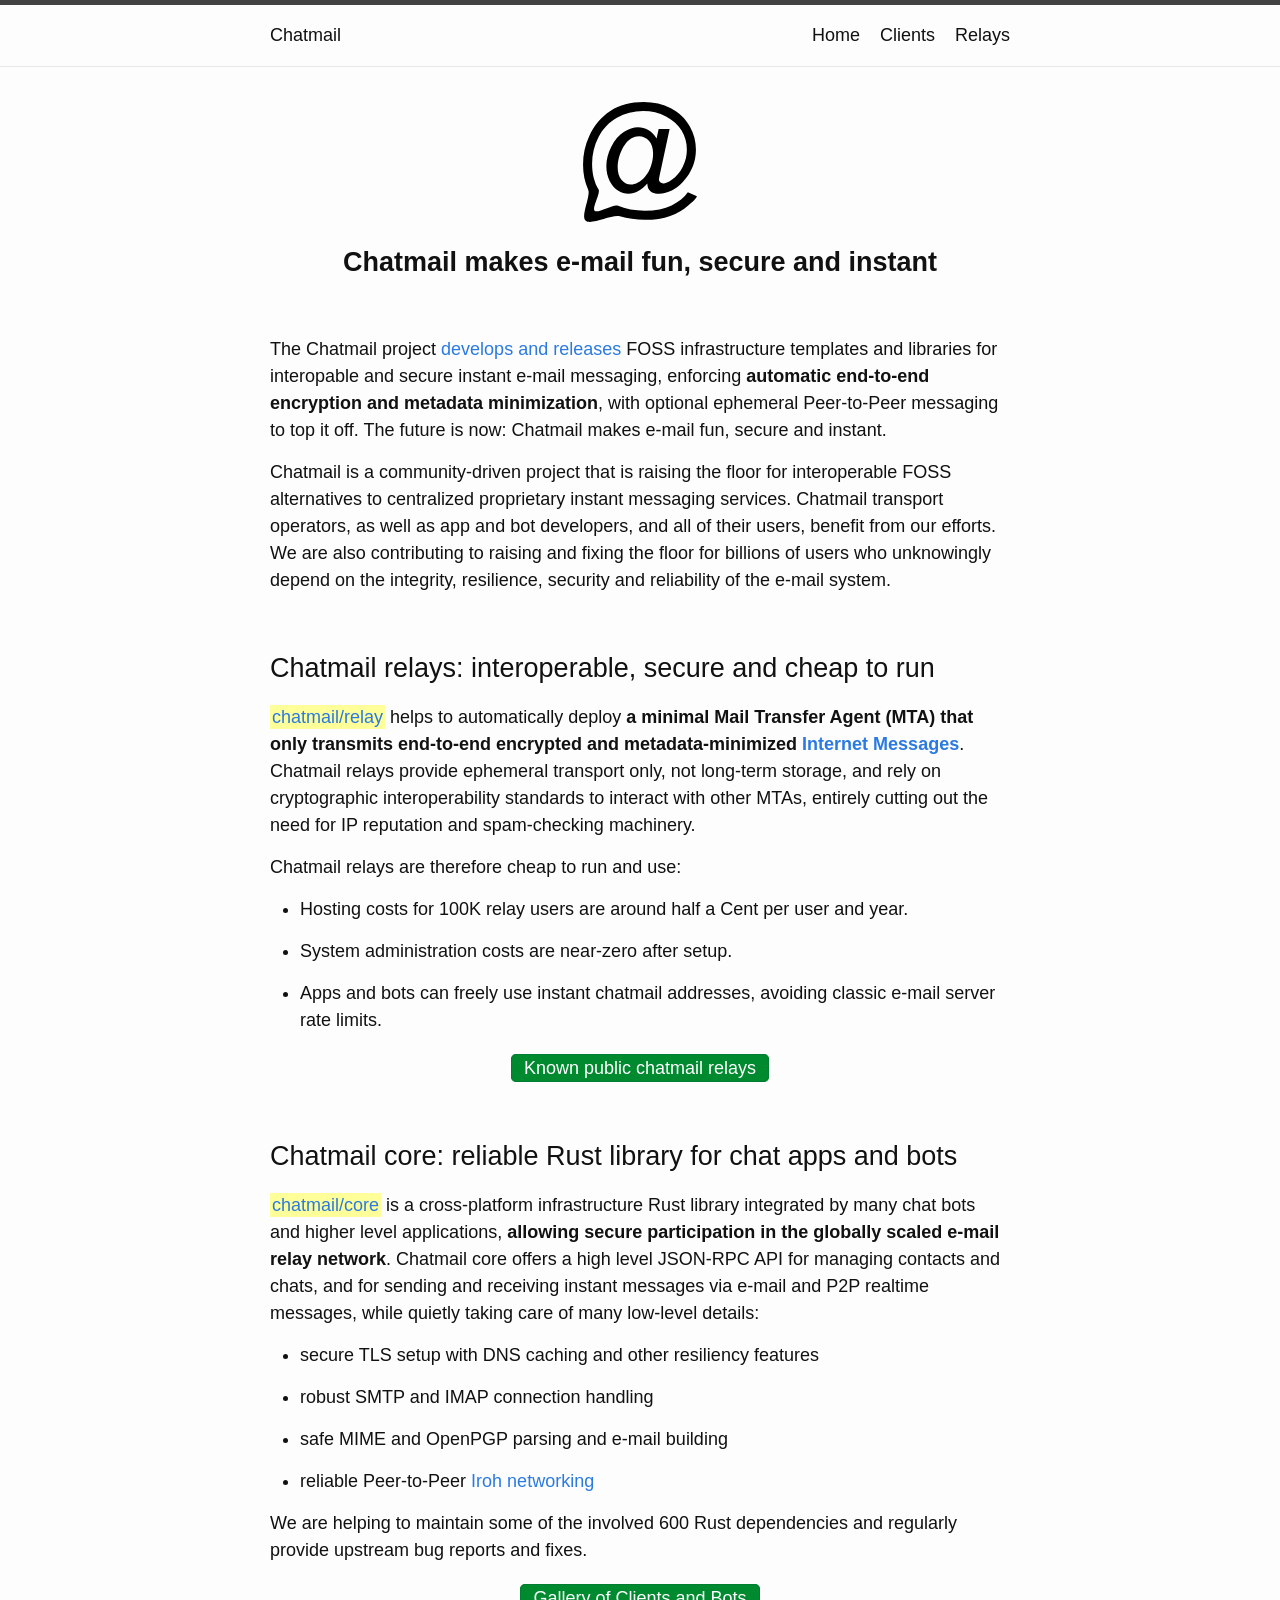
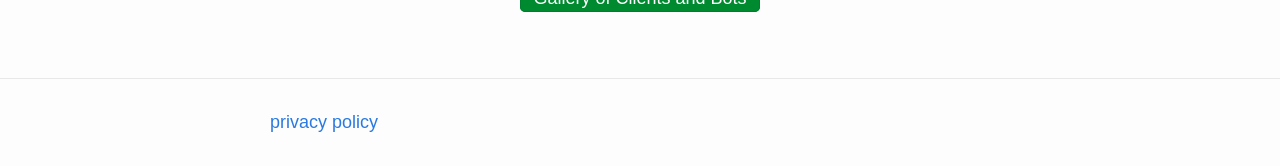
<file: index.html>
<!DOCTYPE html>
<html lang="en"><head>
  <meta charset="utf-8">
  <meta http-equiv="X-UA-Compatible" content="IE=edge">
  <meta name="viewport" content="width=device-width, initial-scale=1">
  <link rel="stylesheet" href="assets/main.css"><link type="application/atom+xml" rel="alternate" href="feed.xml" title="Chatmail" /><meta name="description" content="Chatmail provides FOSS infrastructure  for interoperable, secure, speedy and reliable end-to-end encrypted messaging. Check out clients as Arcane Chat, Bots or Delta Chat today!" />
  <meta property="og:title" content="Chatmail">
  <meta property="og:description" content="Chatmail provides FOSS infrastructure  for interoperable, secure, speedy and reliable end-to-end encrypted messaging. Check out clients as Arcane Chat, Bots or Delta Chat today!">
  <meta property="og:image" content="assets/og-preview.png">
  <meta property="og:url" content="https://chatmail.at/">
  <meta name="twitter:card" content="summary">

</head>
<body><header class="site-header" role="banner">

  <div class="wrapper"><a class="site-title" rel="author" href="index.html">Chatmail</a><nav class="site-nav">
        <input type="checkbox" id="nav-trigger" class="nav-trigger" />
        <label for="nav-trigger">
          <span class="menu-icon">
            <svg viewBox="0 0 18 15" width="18px" height="15px">
              <path d="M18,1.484c0,0.82-0.665,1.484-1.484,1.484H1.484C0.665,2.969,0,2.304,0,1.484l0,0C0,0.665,0.665,0,1.484,0 h15.032C17.335,0,18,0.665,18,1.484L18,1.484z M18,7.516C18,8.335,17.335,9,16.516,9H1.484C0.665,9,0,8.335,0,7.516l0,0 c0-0.82,0.665-1.484,1.484-1.484h15.032C17.335,6.031,18,6.696,18,7.516L18,7.516z M18,13.516C18,14.335,17.335,15,16.516,15H1.484 C0.665,15,0,14.335,0,13.516l0,0c0-0.82,0.665-1.483,1.484-1.483h15.032C17.335,12.031,18,12.695,18,13.516L18,13.516z"/>
            </svg>
          </span>
        </label>

        <div class="trigger"><a class="page-link" href="index.html">Home</a><a class="page-link" href="clients.html">Clients</a><a class="page-link" href="relays.html">Relays</a></div>
      </nav></div>
</header>
<main class="page-content" aria-label="Content">
      <div class="wrapper">
        <div class="home">

  <p align="center">
<a href="https://github.com/chatmail"><img alt="Chatmail logo" src="assets/logos/chatmail.svg" href="https://github.com/chatmail" width="130" /></a>
</p>

<p align="center" style="font-size: 1.5em; margin-bottom: 2em;">
<b>Chatmail makes e-mail fun, secure and instant</b><br />
</p>

<p>The Chatmail project <a href="https://github.com/chatmail">develops and releases</a> 
FOSS infrastructure templates and libraries for interopable and secure instant e-mail messaging, 
enforcing <strong>automatic end-to-end encryption and metadata minimization</strong>, 
with optional ephemeral Peer-to-Peer messaging to top it off. 
The future is now: Chatmail makes e-mail fun, secure and instant.</p>

<p>Chatmail is a community-driven project that is raising the floor for interoperable FOSS alternatives
to centralized proprietary instant messaging services. 
Chatmail transport operators, as well as app and bot developers, and all of their users, 
benefit from our efforts. 
We are also contributing to raising and fixing the floor for billions of users who unknowingly depend 
on the integrity, resilience, security and reliability of the e-mail system.</p>

<h2 id="chatmail-relays-interoperable-secure-and-cheap-to-run">Chatmail relays: interoperable, secure and cheap to run</h2>

<p><a href="https://github.com/chatmail/server/blob/main/README.md" class="hilite">chatmail/relay</a>
helps to automatically deploy <strong>a minimal Mail Transfer Agent (MTA) 
that only transmits end-to-end encrypted and metadata-minimized <a href="https://www.rfc-editor.org/rfc/rfc5322">Internet Messages</a></strong>. 
Chatmail relays provide ephemeral transport only, not long-term storage,
and rely on cryptographic interoperability standards to interact with other MTAs, 
entirely cutting out the need for IP reputation and spam-checking machinery.</p>

<p>Chatmail relays are therefore cheap to run and use:</p>

<ul>
  <li>
    <p>Hosting costs for 100K relay users are around half a Cent per user and year.</p>
  </li>
  <li>
    <p>System administration costs are near-zero after setup.</p>
  </li>
  <li>
    <p>Apps and bots can freely use instant chatmail addresses,
avoiding classic e-mail server rate limits.</p>
  </li>
</ul>

<p align="center" style="margin-top: 1.2em; margin-bottom: 2em;">
<a href="relays.html" class="niceButton">Known public chatmail relays</a>
</p>

<h2 id="chatmail-core-reliable-rust-library-for-chat-apps-and-bots">Chatmail core: reliable Rust library for chat apps and bots</h2>

<p><a href="https://github.com/chatmail/core/blob/main/README.md" class="hilite">chatmail/core</a> 
is a cross-platform infrastructure Rust library 
integrated by many chat bots and higher level applications, 
<strong>allowing secure participation in the globally scaled e-mail relay network</strong>. 
Chatmail core offers a high level JSON-RPC API for managing contacts and chats,
and for sending and receiving instant messages via e-mail and P2P realtime messages,
while quietly taking care of many low-level details:</p>

<ul>
  <li>
    <p>secure TLS setup with DNS caching and other resiliency features</p>
  </li>
  <li>
    <p>robust SMTP and IMAP connection handling</p>
  </li>
  <li>
    <p>safe MIME and OpenPGP parsing and e-mail building</p>
  </li>
  <li>
    <p>reliable Peer-to-Peer <a href="index.html">Iroh networking</a></p>
  </li>
</ul>

<p>We are helping to maintain some of the involved 600 Rust dependencies 
and regularly provide upstream bug reports and fixes.</p>

<p align="center" style="margin-top: 1.2em; margin-bottom: 2em;">
<a href="clients.html" class="niceButton">Gallery of Clients and Bots</a>
</p>

</div>

      </div>
    </main><footer class="site-footer h-card">
  <data class="u-url" href="index.html"></data>

  <div class="wrapper">
    <a href="privacy/index.html">privacy policy</a>

  </div>

</footer>
</body>

</html>
</file>
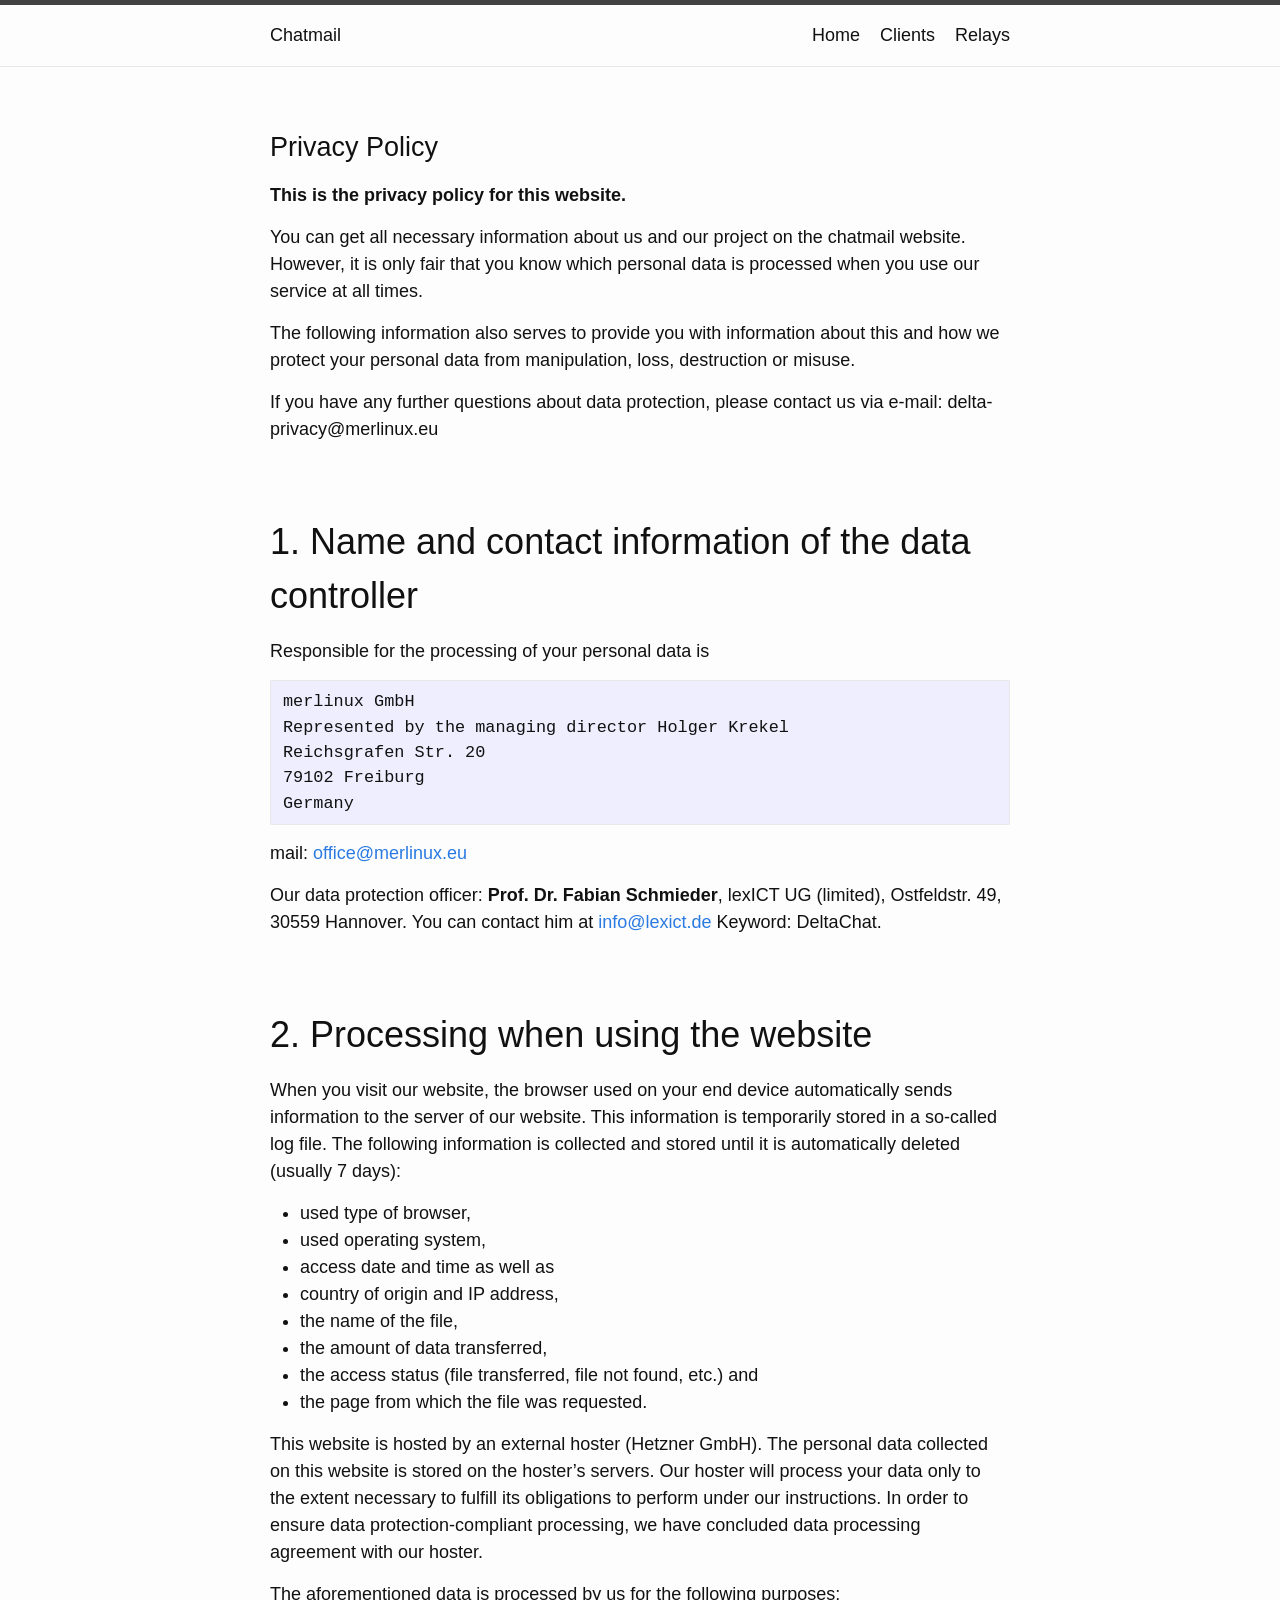
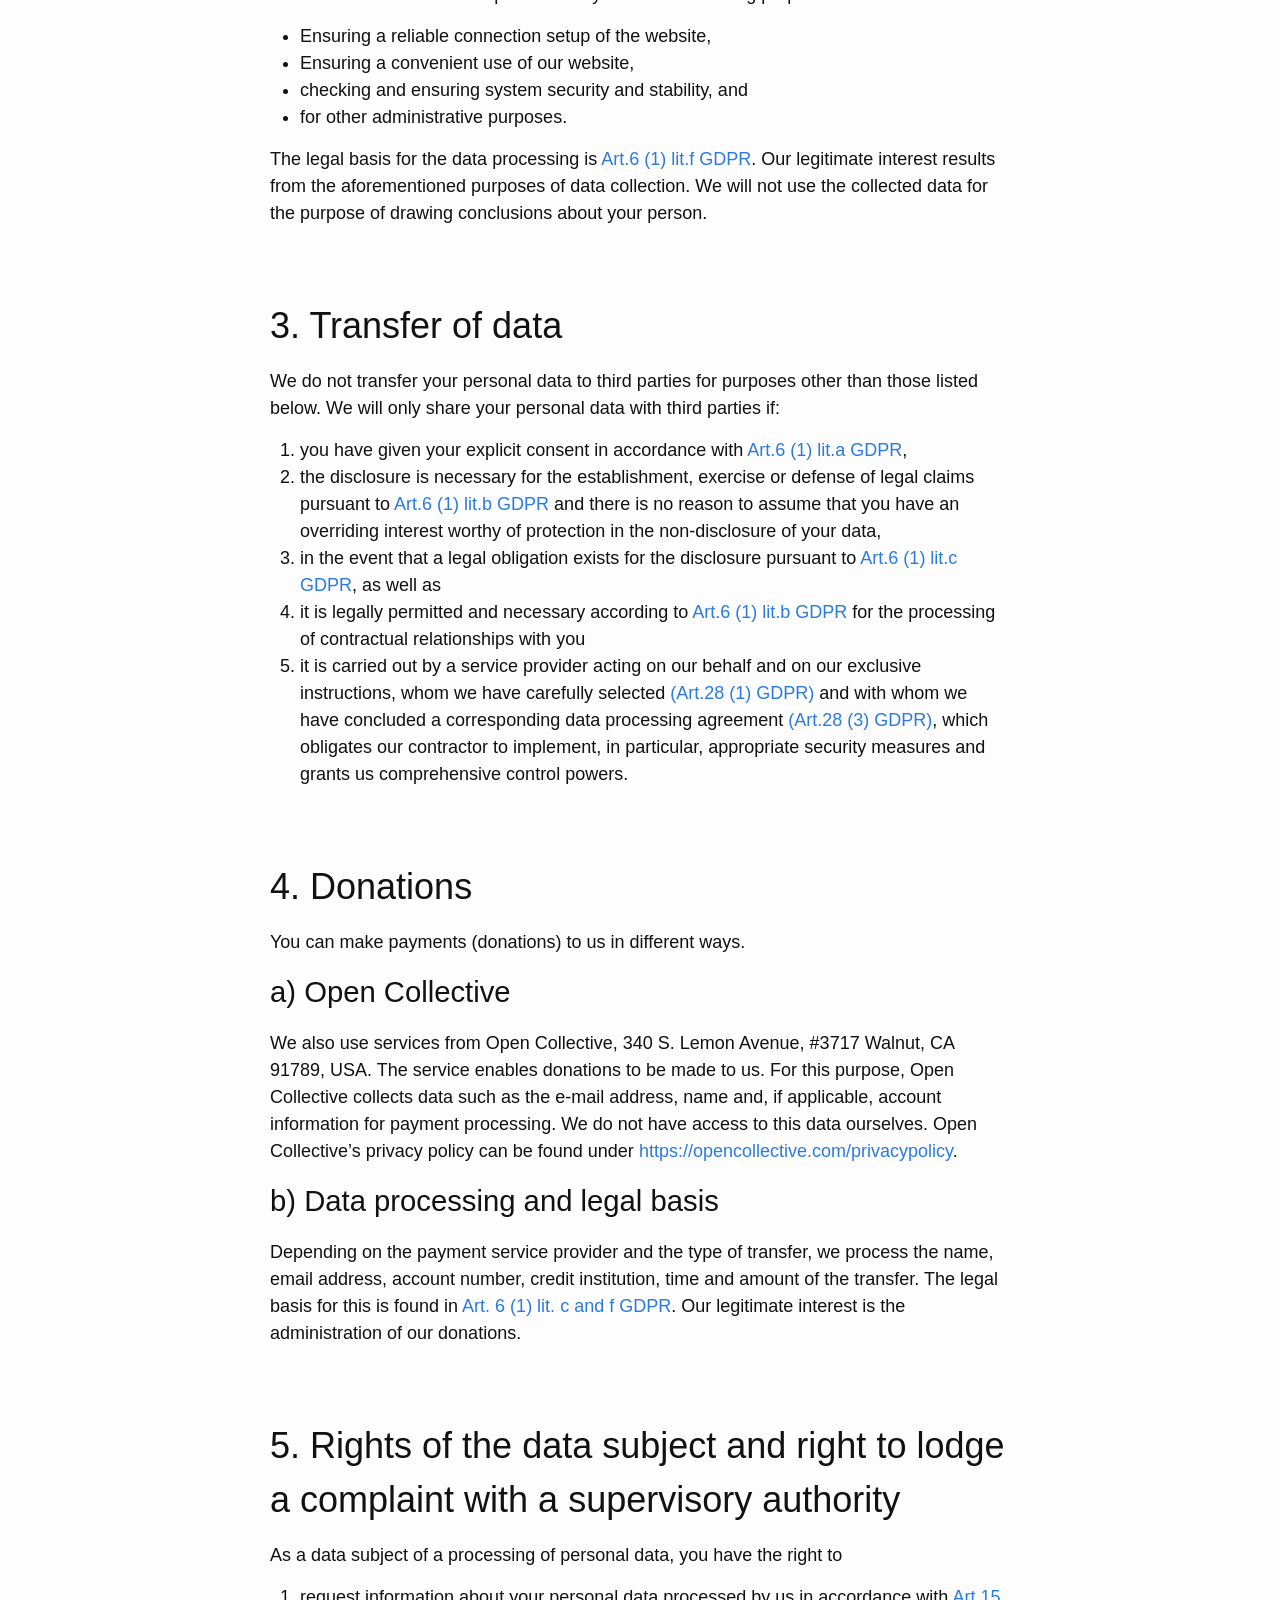
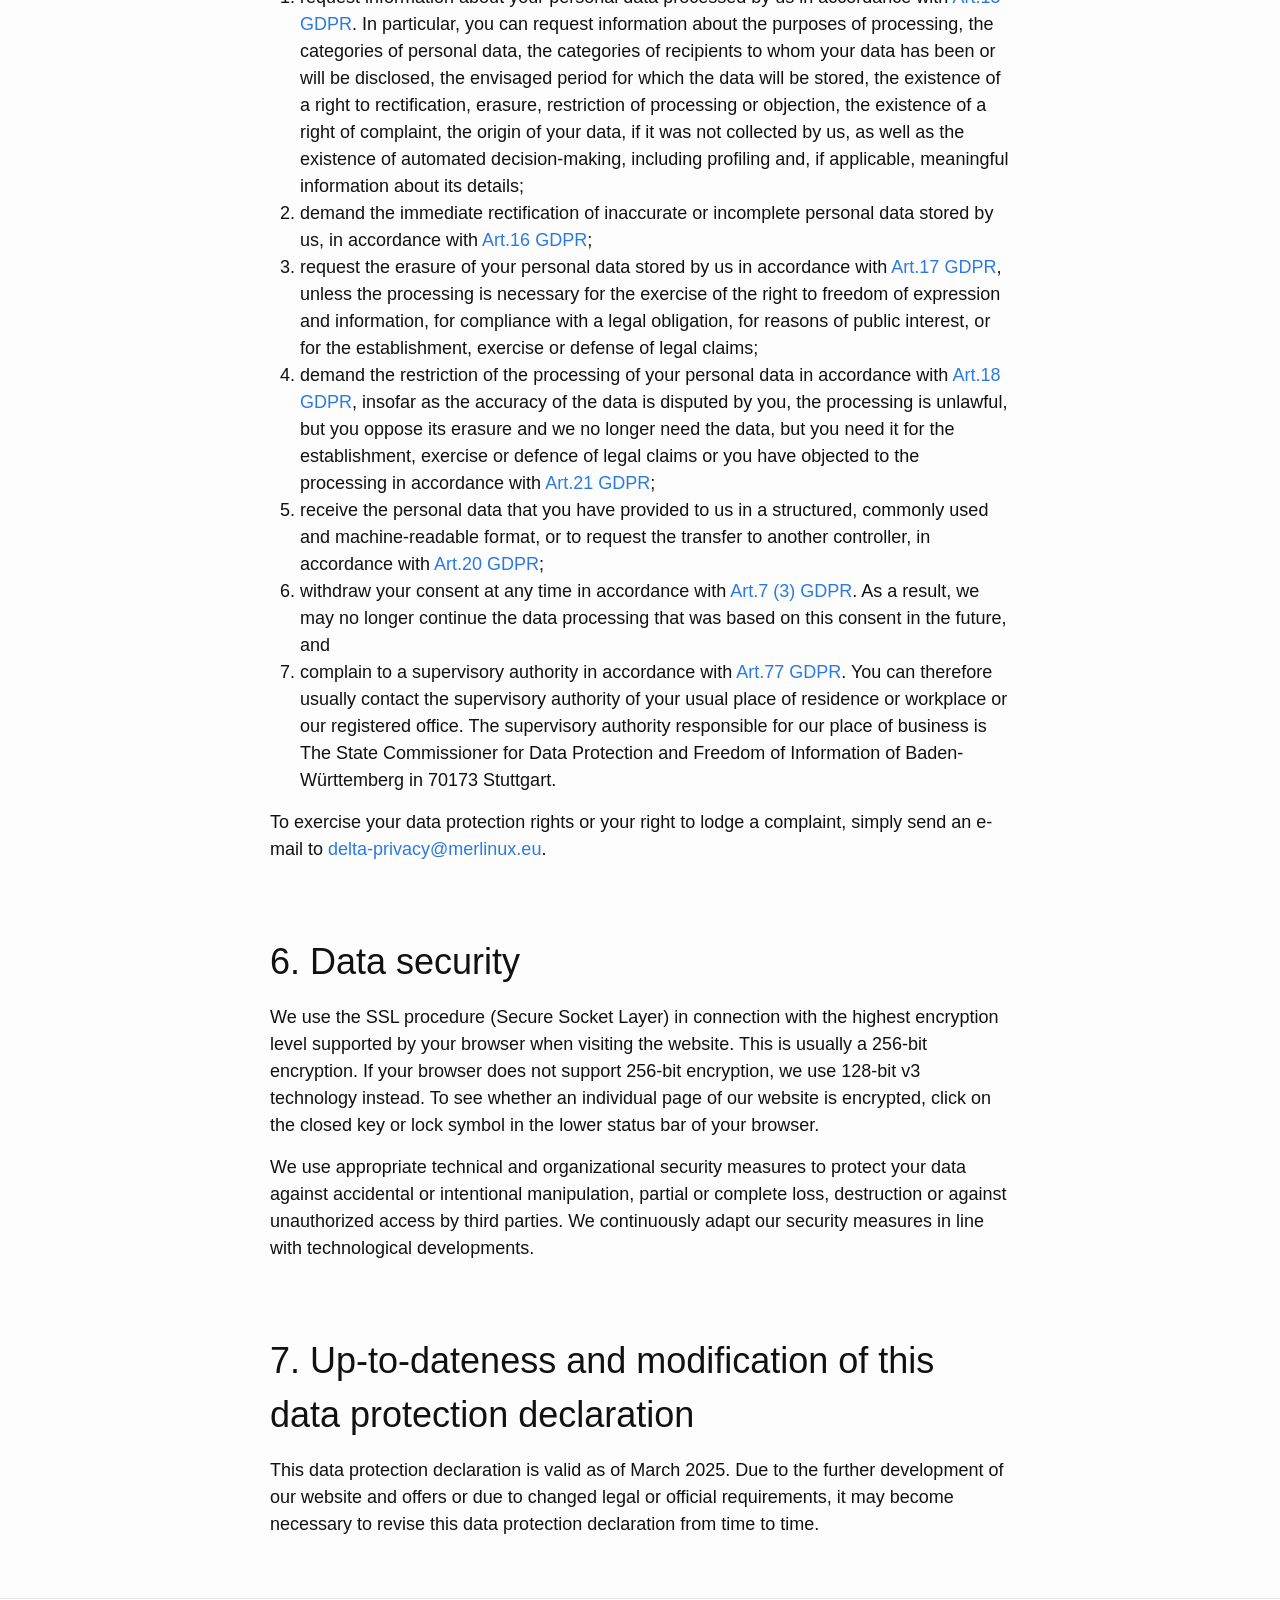
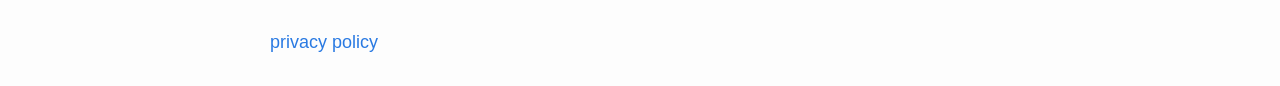
<file: privacy/index.html>
<!DOCTYPE html>
<html lang="en"><head>
  <meta charset="utf-8">
  <meta http-equiv="X-UA-Compatible" content="IE=edge">
  <meta name="viewport" content="width=device-width, initial-scale=1">
  <link rel="stylesheet" href="../assets/main.css"><link type="application/atom+xml" rel="alternate" href="../feed.xml" title="Chatmail" /><meta name="description" content="Chatmail provides FOSS infrastructure  for interoperable, secure, speedy and reliable end-to-end encrypted messaging. Check out clients as Arcane Chat, Bots or Delta Chat today!" />
  <meta property="og:title" content="Chatmail: ">
  <meta property="og:description" content="Chatmail provides FOSS infrastructure  for interoperable, secure, speedy and reliable end-to-end encrypted messaging. Check out clients as Arcane Chat, Bots or Delta Chat today!">
  <meta property="og:image" content="../assets/og-preview.png">
  <meta property="og:url" content="https://chatmail.at/privacy/">
  <meta name="twitter:card" content="summary">

</head>
<body><header class="site-header" role="banner">

  <div class="wrapper"><a class="site-title" rel="author" href="../index.html">Chatmail</a><nav class="site-nav">
        <input type="checkbox" id="nav-trigger" class="nav-trigger" />
        <label for="nav-trigger">
          <span class="menu-icon">
            <svg viewBox="0 0 18 15" width="18px" height="15px">
              <path d="M18,1.484c0,0.82-0.665,1.484-1.484,1.484H1.484C0.665,2.969,0,2.304,0,1.484l0,0C0,0.665,0.665,0,1.484,0 h15.032C17.335,0,18,0.665,18,1.484L18,1.484z M18,7.516C18,8.335,17.335,9,16.516,9H1.484C0.665,9,0,8.335,0,7.516l0,0 c0-0.82,0.665-1.484,1.484-1.484h15.032C17.335,6.031,18,6.696,18,7.516L18,7.516z M18,13.516C18,14.335,17.335,15,16.516,15H1.484 C0.665,15,0,14.335,0,13.516l0,0c0-0.82,0.665-1.483,1.484-1.483h15.032C17.335,12.031,18,12.695,18,13.516L18,13.516z"/>
            </svg>
          </span>
        </label>

        <div class="trigger"><a class="page-link" href="../index.html">Home</a><a class="page-link" href="../clients.html">Clients</a><a class="page-link" href="../relays.html">Relays</a></div>
      </nav></div>
</header>
<main class="page-content" aria-label="Content">
      <div class="wrapper">
        <article class="post">

  <header class="post-header">
    <h1 class="post-title"></h1>
  </header>

  <div class="post-content">
    <h1 id="privacy-policy">Privacy Policy</h1>

<p><strong>This is the privacy policy for this website.</strong></p>

<p>You can get all necessary information about us and our project on the chatmail website. However, it is only fair that you know which personal data is processed when you use our service at all times.</p>

<p>The following information also serves to provide you with information about this and how we protect your personal data from manipulation, loss, destruction or misuse.</p>

<p>If you have any further questions about data protection, please contact us via e-mail: delta-privacy@merlinux.eu</p>

<h2 id="1-name-and-contact-information-of-the-data-controller">1. Name and contact information of the data controller</h2>

<p>Responsible for the processing of your personal data is</p>

<div class="language-plaintext highlighter-rouge"><div class="highlight"><pre class="highlight"><code>merlinux GmbH  
Represented by the managing director Holger Krekel  
Reichsgrafen Str. 20  
79102 Freiburg  
Germany
</code></pre></div></div>
<p>mail: <a href="mailto:office@merlinux.eu">office@merlinux.eu</a></p>

<p>Our data protection officer: <strong>Prof. Dr. Fabian Schmieder</strong>, lexICT UG (limited), Ostfeldstr. 49, 30559 Hannover. You can contact him at <a href="mailto:info@lexict.de">info@lexict.de</a> Keyword: DeltaChat.</p>

<h2 id="2-processing-when-using-the-website">2. Processing when using the website</h2>

<p>When you visit our website, the browser used on your end device automatically sends information to the server of our website. This information is temporarily stored in a so-called log file. The following information is collected and stored until it is automatically deleted (usually 7 days):</p>

<ul>
  <li>used type of browser,</li>
  <li>used operating system,</li>
  <li>access date and time as well as</li>
  <li>country of origin and IP address,</li>
  <li>the name of the file,</li>
  <li>the amount of data transferred,</li>
  <li>the access status (file transferred, file not found, etc.) and</li>
  <li>the page from which the file was requested.</li>
</ul>

<p>This website is hosted by an external hoster (Hetzner GmbH). The personal data collected on this website is stored on the hoster’s servers. Our hoster will process your data only to the extent necessary to fulfill its obligations to perform under our instructions. In order to ensure data protection-compliant processing, we have concluded data processing agreement with our hoster.</p>

<p>The aforementioned data is processed by us for the following purposes:</p>

<ul>
  <li>Ensuring a reliable connection setup of the website,</li>
  <li>Ensuring a convenient use of our website,</li>
  <li>checking and ensuring system security and stability, and</li>
  <li>for other administrative purposes.</li>
</ul>

<p>The legal basis for the data processing is <a href="https://gdpr-info.eu/art-6-gdpr/">Art.6 (1) lit.f GDPR</a>. Our legitimate interest results from the aforementioned purposes of data collection. We will not use the collected data for the purpose of drawing conclusions about your person.</p>

<h2 id="3-transfer-of-data">3. Transfer of data</h2>

<p>We do not transfer your personal data to third parties for purposes other than those listed below. We will only share your personal data with third parties if:</p>

<ol>
  <li>you have given your explicit consent in accordance with <a href="https://gdpr-info.eu/art-6-gdpr/">Art.6 (1) lit.a GDPR</a>,</li>
  <li>the disclosure is necessary for the establishment, exercise or defense of legal claims pursuant to <a href="https://gdpr-info.eu/art-6-gdpr/">Art.6 (1) lit.b GDPR</a> and there is no reason to assume that you have an overriding interest worthy of protection in the non-disclosure of your data,</li>
  <li>in the event that a legal obligation exists for the disclosure pursuant to <a href="https://gdpr-info.eu/art-6-gdpr/">Art.6 (1) lit.c GDPR</a>, as well as</li>
  <li>it is legally permitted and necessary according to <a href="https://gdpr-info.eu/art-6-gdpr/">Art.6 (1) lit.b GDPR</a> for the processing of contractual relationships with you</li>
  <li>it is carried out by a service provider acting on our behalf and on our exclusive instructions, whom we have carefully selected <a href="https://gdpr-info.eu/art-28-gdpr/">(Art.28 (1) GDPR)</a> and with whom we have concluded a corresponding data processing agreement <a href="https://gdpr-info.eu/art-28-gdpr/">(Art.28 (3) GDPR)</a>, which obligates our contractor to implement, in particular, appropriate security measures and grants us comprehensive control powers.</li>
</ol>

<h2 id="4-donations">4. Donations</h2>

<p>You can make payments (donations) to us in different ways.</p>

<h3 id="a-open-collective">a) Open Collective</h3>

<p>We also use services from Open Collective, 340 S. Lemon Avenue, #3717 Walnut, CA 91789, USA. The service enables donations to be made to us. For this purpose, Open Collective collects data such as the e-mail address, name and, if applicable, account information for payment processing. We do not have access to this data ourselves. Open Collective’s privacy policy can be found under <a href="https://opencollective.com/privacypolicy">https://opencollective.com/privacypolicy</a>.</p>

<h3 id="b-data-processing-and-legal-basis">b) Data processing and legal basis</h3>

<p>Depending on the payment service provider and the type of transfer, we process the name, email address, account number, credit institution, time and amount of the transfer. The legal basis for this is found in <a href="https://gdpr-info.eu/art-6-gdpr/">Art. 6 (1) lit. c and f GDPR</a>. Our legitimate interest is the administration of our donations.</p>

<h2 id="5-rights-of-the-data-subject-and-right-to-lodge-a-complaint-with-a-supervisory-authority">5. Rights of the data subject and right to lodge a complaint with a supervisory authority</h2>

<p>As a data subject of a processing of personal data, you have the right to</p>

<ol>
  <li>request information about your personal data processed by us in accordance with <a href="https://gdpr-info.eu/art-15-gdpr/">Art.15 GDPR</a>. In particular, you can request information about the purposes of processing, the categories of personal data, the categories of recipients to whom your data has been or will be disclosed, the envisaged period for which the data will be stored, the existence of a right to rectification, erasure, restriction of processing or objection, the existence of a right of complaint, the origin of your data, if it was not collected by us, as well as the existence of automated decision-making, including profiling and, if applicable, meaningful information about its details;</li>
  <li>demand the immediate rectification of inaccurate or incomplete personal data stored by us, in accordance with <a href="https://gdpr-info.eu/art-16-gdpr/">Art.16 GDPR</a>;</li>
  <li>request the erasure of your personal data stored by us in accordance with <a href="https://gdpr-info.eu/art-17-gdpr/">Art.17 GDPR</a>, unless the processing is necessary for the exercise of the right to freedom of expression and information, for compliance with a legal obligation, for reasons of public interest, or for the establishment, exercise or defense of legal claims;</li>
  <li>demand the restriction of the processing of your personal data in accordance with <a href="https://gdpr-info.eu/art-18-gdpr/">Art.18 GDPR</a>, insofar as the accuracy of the data is disputed by you, the processing is unlawful, but you oppose its erasure and we no longer need the data, but you need it for the establishment, exercise or defence of legal claims or you have objected to the processing in accordance with <a href="https://gdpr-info.eu/art-21-gdpr/">Art.21 GDPR</a>;</li>
  <li>receive the personal data that you have provided to us in a structured, commonly used and machine-readable format, or to request the transfer to another controller, in accordance with <a href="https://gdpr-info.eu/art-20-gdpr/">Art.20 GDPR</a>;</li>
  <li>withdraw your consent at any time in accordance with <a href="https://gdpr-info.eu/art-7-gdpr/">Art.7 (3) GDPR</a>. As a result, we may no longer continue the data processing that was based on this consent in the future, and</li>
  <li>complain to a supervisory authority in accordance with <a href="https://gdpr-info.eu/art-77-gdpr/">Art.77 GDPR</a>. You can therefore usually contact the supervisory authority of your usual place of residence or workplace or our registered office. The supervisory authority responsible for our place of business is The State Commissioner for Data Protection and Freedom of Information of Baden-Württemberg in 70173 Stuttgart.</li>
</ol>

<p>To exercise your data protection rights or your right to lodge a complaint, simply send an e-mail to <a href="mailto:delta-privacy@merlinux.eu">delta-privacy@merlinux.eu</a>.</p>

<h2 id="6-data-security">6. Data security</h2>

<p>We use the SSL procedure (Secure Socket Layer) in connection with the highest encryption level supported by your browser when visiting the website. This is usually a 256-bit encryption. If your browser does not support 256-bit encryption, we use 128-bit v3 technology instead. To see whether an individual page of our website is encrypted, click on the closed key or lock symbol in the lower status bar of your browser.</p>

<p>We use appropriate technical and organizational security measures to protect your data against accidental or intentional manipulation, partial or complete loss, destruction or against unauthorized access by third parties. We continuously adapt our security measures in line with technological developments.</p>

<h2 id="7-up-to-dateness-and-modification-of-this-data-protection-declaration">7. Up-to-dateness and modification of this data protection declaration</h2>

<p>This data protection declaration is valid as of March 2025. Due to the further development of our website and offers or due to changed legal or official requirements, it may become necessary to revise this data protection declaration from time to time.</p>

<style>
ol.p {
  counter-reset: list;
}
ol.p > li {
  list-style: none;
  position: relative;
  text-align: justify;
}
ol.p > li:before {
  content: counter(list, lower-alpha) ") ";
  counter-increment: list;
  position: absolute;
  left: -1.4em;
}
</style>


  </div>

</article>

      </div>
    </main><footer class="site-footer h-card">
  <data class="u-url" href="../index.html"></data>

  <div class="wrapper">
    <a href="../privacy">privacy policy</a>

  </div>

</footer>
</body>

</html>
</file>
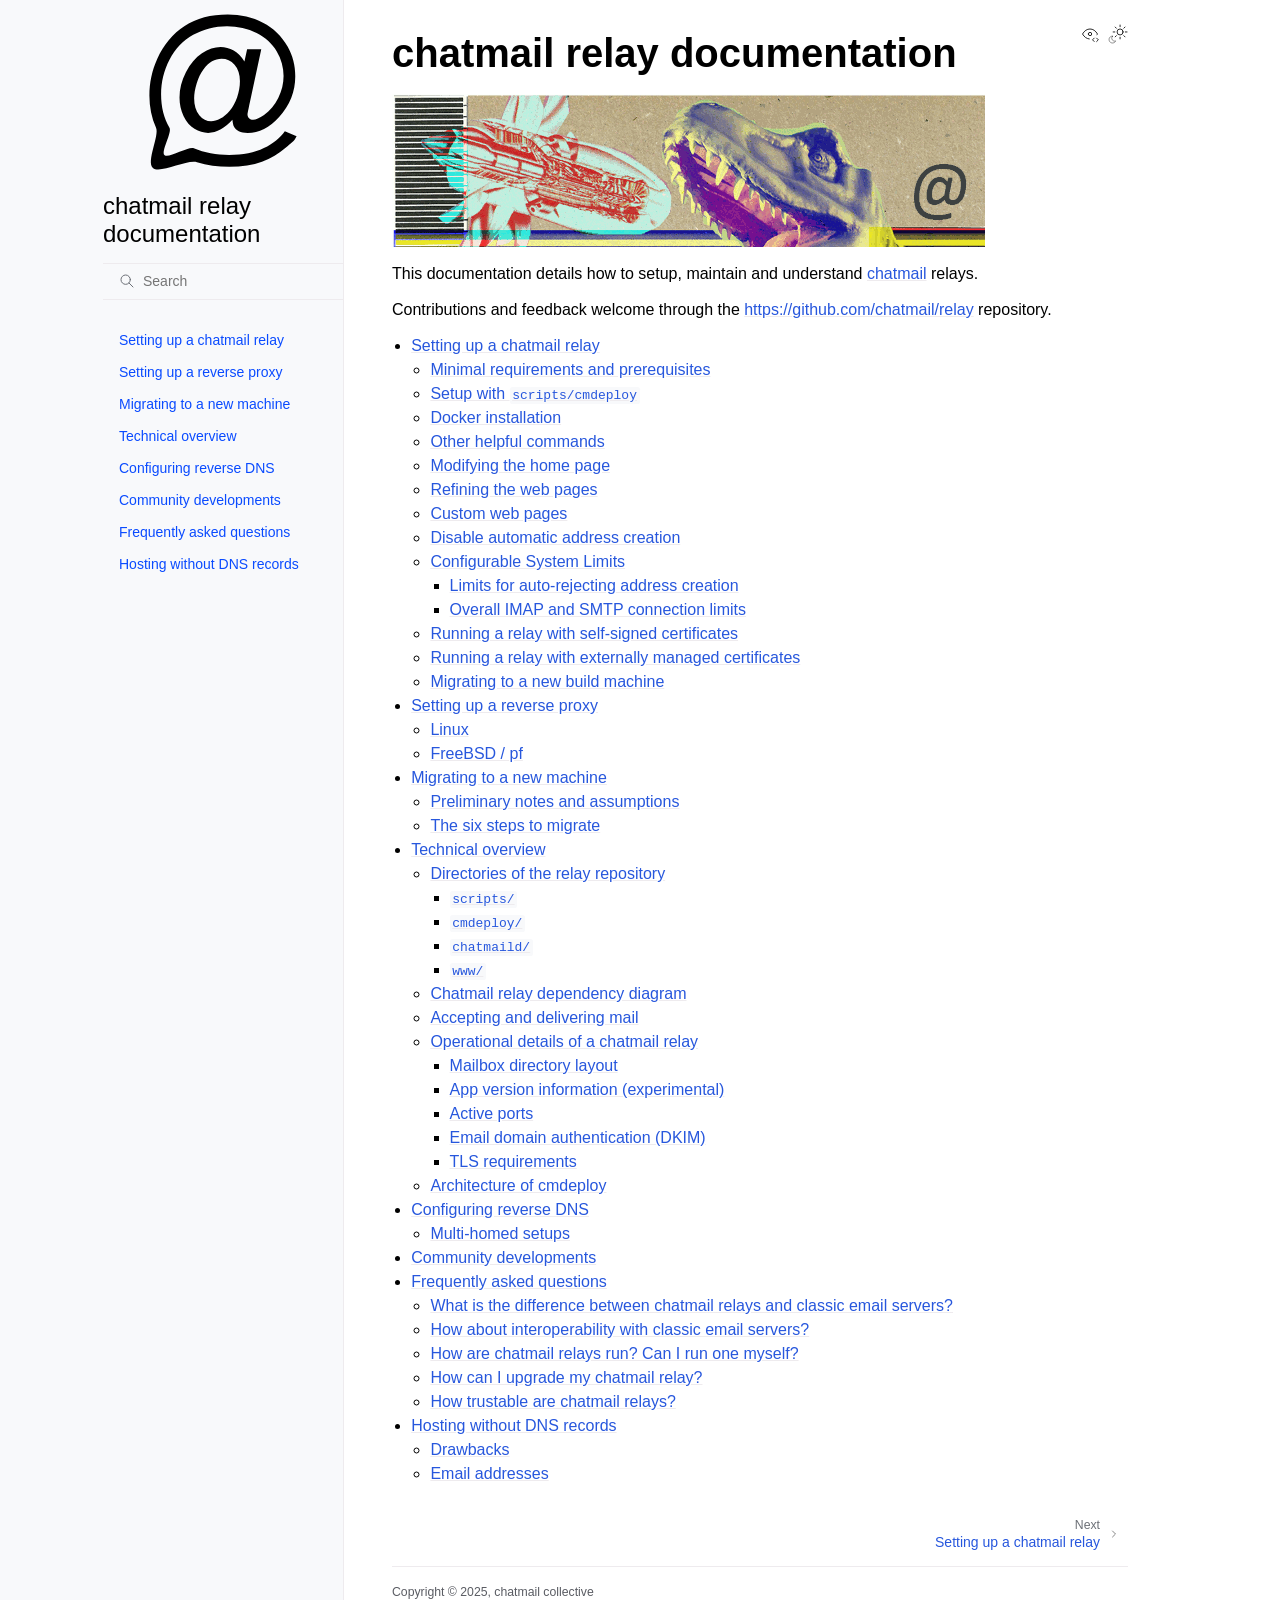
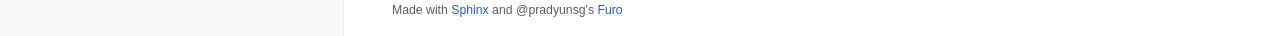
<file: doc/relay/index.html>
<!doctype html>
<html class="no-js" lang="en" data-content_root="./">
  <head><meta charset="utf-8">
    <meta name="viewport" content="width=device-width,initial-scale=1">
    <meta name="color-scheme" content="light dark"><meta name="viewport" content="width=device-width, initial-scale=1" />
<link rel="index" title="Index" href="genindex.html"><link rel="search" title="Search" href="search.html"><link rel="next" title="Setting up a chatmail relay" href="getting_started.html">
        <link rel="prefetch" href="_static/chatmail.svg" as="image">

    <!-- Generated with Sphinx 9.1.0 and Furo 2025.12.19 -->
        <title>chatmail relay documentation</title>
      <link rel="stylesheet" type="text/css" href="_static/pygments.css" />
    <link rel="stylesheet" type="text/css" href="_static/styles/furo.css" />
    <link rel="stylesheet" type="text/css" href="_static/styles/furo-extensions.css" />
    <link rel="stylesheet" type="text/css" href="_static/custom.css" />
    
    


<style>
  body {
    --color-code-background: #f2f2f2;
  --color-code-foreground: #1e1e1e;
  
  }
  @media not print {
    body[data-theme="dark"] {
      --color-code-background: #202020;
  --color-code-foreground: #d0d0d0;
  
    }
    @media (prefers-color-scheme: dark) {
      body:not([data-theme="light"]) {
        --color-code-background: #202020;
  --color-code-foreground: #d0d0d0;
  
      }
    }
  }
</style></head>
  <body>
    
    <script>
      document.body.dataset.theme = localStorage.getItem("theme") || "auto";
    </script>
    

<svg xmlns="http://www.w3.org/2000/svg" style="display: none;">
  <symbol id="svg-toc" viewBox="0 0 24 24">
    <title>Contents</title>
    <svg stroke="currentColor" fill="currentColor" stroke-width="0" viewBox="0 0 1024 1024">
      <path d="M408 442h480c4.4 0 8-3.6 8-8v-56c0-4.4-3.6-8-8-8H408c-4.4 0-8 3.6-8 8v56c0 4.4 3.6 8 8 8zm-8 204c0 4.4 3.6 8 8 8h480c4.4 0 8-3.6 8-8v-56c0-4.4-3.6-8-8-8H408c-4.4 0-8 3.6-8 8v56zm504-486H120c-4.4 0-8 3.6-8 8v56c0 4.4 3.6 8 8 8h784c4.4 0 8-3.6 8-8v-56c0-4.4-3.6-8-8-8zm0 632H120c-4.4 0-8 3.6-8 8v56c0 4.4 3.6 8 8 8h784c4.4 0 8-3.6 8-8v-56c0-4.4-3.6-8-8-8zM115.4 518.9L271.7 642c5.8 4.6 14.4.5 14.4-6.9V388.9c0-7.4-8.5-11.5-14.4-6.9L115.4 505.1a8.74 8.74 0 0 0 0 13.8z"/>
    </svg>
  </symbol>
  <symbol id="svg-menu" viewBox="0 0 24 24">
    <title>Menu</title>
    <svg xmlns="http://www.w3.org/2000/svg" viewBox="0 0 24 24" fill="none" stroke="currentColor"
      stroke-width="2" stroke-linecap="round" stroke-linejoin="round" class="feather-menu">
      <line x1="3" y1="12" x2="21" y2="12"></line>
      <line x1="3" y1="6" x2="21" y2="6"></line>
      <line x1="3" y1="18" x2="21" y2="18"></line>
    </svg>
  </symbol>
  <symbol id="svg-arrow-right" viewBox="0 0 24 24">
    <title>Expand</title>
    <svg xmlns="http://www.w3.org/2000/svg" viewBox="0 0 24 24" fill="none" stroke="currentColor"
      stroke-width="2" stroke-linecap="round" stroke-linejoin="round" class="feather-chevron-right">
      <polyline points="9 18 15 12 9 6"></polyline>
    </svg>
  </symbol>
  <symbol id="svg-sun" viewBox="0 0 24 24">
    <title>Light mode</title>
    <svg xmlns="http://www.w3.org/2000/svg" viewBox="0 0 24 24" fill="none" stroke="currentColor"
      stroke-width="1" stroke-linecap="round" stroke-linejoin="round" class="feather-sun">
      <circle cx="12" cy="12" r="5"></circle>
      <line x1="12" y1="1" x2="12" y2="3"></line>
      <line x1="12" y1="21" x2="12" y2="23"></line>
      <line x1="4.22" y1="4.22" x2="5.64" y2="5.64"></line>
      <line x1="18.36" y1="18.36" x2="19.78" y2="19.78"></line>
      <line x1="1" y1="12" x2="3" y2="12"></line>
      <line x1="21" y1="12" x2="23" y2="12"></line>
      <line x1="4.22" y1="19.78" x2="5.64" y2="18.36"></line>
      <line x1="18.36" y1="5.64" x2="19.78" y2="4.22"></line>
    </svg>
  </symbol>
  <symbol id="svg-moon" viewBox="0 0 24 24">
    <title>Dark mode</title>
    <svg xmlns="http://www.w3.org/2000/svg" viewBox="0 0 24 24" fill="none" stroke="currentColor"
      stroke-width="1" stroke-linecap="round" stroke-linejoin="round" class="icon-tabler-moon">
      <path stroke="none" d="M0 0h24v24H0z" fill="none" />
      <path d="M12 3c.132 0 .263 0 .393 0a7.5 7.5 0 0 0 7.92 12.446a9 9 0 1 1 -8.313 -12.454z" />
    </svg>
  </symbol>
  <symbol id="svg-sun-with-moon" viewBox="0 0 24 24">
    <title>Auto light/dark, in light mode</title>
    <svg xmlns="http://www.w3.org/2000/svg" viewBox="0 0 24 24" fill="none" stroke="currentColor"
      stroke-width="1" stroke-linecap="round" stroke-linejoin="round"
      class="icon-custom-derived-from-feather-sun-and-tabler-moon">
      <path style="opacity: 50%" d="M 5.411 14.504 C 5.471 14.504 5.532 14.504 5.591 14.504 C 3.639 16.319 4.383 19.569 6.931 20.352 C 7.693 20.586 8.512 20.551 9.25 20.252 C 8.023 23.207 4.056 23.725 2.11 21.184 C 0.166 18.642 1.702 14.949 4.874 14.536 C 5.051 14.512 5.231 14.5 5.411 14.5 L 5.411 14.504 Z"/>
      <line x1="14.5" y1="3.25" x2="14.5" y2="1.25"/>
      <line x1="14.5" y1="15.85" x2="14.5" y2="17.85"/>
      <line x1="10.044" y1="5.094" x2="8.63" y2="3.68"/>
      <line x1="19" y1="14.05" x2="20.414" y2="15.464"/>
      <line x1="8.2" y1="9.55" x2="6.2" y2="9.55"/>
      <line x1="20.8" y1="9.55" x2="22.8" y2="9.55"/>
      <line x1="10.044" y1="14.006" x2="8.63" y2="15.42"/>
      <line x1="19" y1="5.05" x2="20.414" y2="3.636"/>
      <circle cx="14.5" cy="9.55" r="3.6"/>
    </svg>
  </symbol>
  <symbol id="svg-moon-with-sun" viewBox="0 0 24 24">
    <title>Auto light/dark, in dark mode</title>
    <svg xmlns="http://www.w3.org/2000/svg" viewBox="0 0 24 24" fill="none" stroke="currentColor"
      stroke-width="1" stroke-linecap="round" stroke-linejoin="round"
      class="icon-custom-derived-from-feather-sun-and-tabler-moon">
      <path d="M 8.282 7.007 C 8.385 7.007 8.494 7.007 8.595 7.007 C 5.18 10.184 6.481 15.869 10.942 17.24 C 12.275 17.648 13.706 17.589 15 17.066 C 12.851 22.236 5.91 23.143 2.505 18.696 C -0.897 14.249 1.791 7.786 7.342 7.063 C 7.652 7.021 7.965 7 8.282 7 L 8.282 7.007 Z"/>
      <line style="opacity: 50%" x1="18" y1="3.705" x2="18" y2="2.5"/>
      <line style="opacity: 50%" x1="18" y1="11.295" x2="18" y2="12.5"/>
      <line style="opacity: 50%" x1="15.316" y1="4.816" x2="14.464" y2="3.964"/>
      <line style="opacity: 50%" x1="20.711" y1="10.212" x2="21.563" y2="11.063"/>
      <line style="opacity: 50%" x1="14.205" y1="7.5" x2="13.001" y2="7.5"/>
      <line style="opacity: 50%" x1="21.795" y1="7.5" x2="23" y2="7.5"/>
      <line style="opacity: 50%" x1="15.316" y1="10.184" x2="14.464" y2="11.036"/>
      <line style="opacity: 50%" x1="20.711" y1="4.789" x2="21.563" y2="3.937"/>
      <circle style="opacity: 50%" cx="18" cy="7.5" r="2.169"/>
    </svg>
  </symbol>
  <symbol id="svg-pencil" viewBox="0 0 24 24">
    <svg xmlns="http://www.w3.org/2000/svg" viewBox="0 0 24 24" fill="none" stroke="currentColor"
      stroke-width="1" stroke-linecap="round" stroke-linejoin="round" class="icon-tabler-pencil-code">
      <path d="M4 20h4l10.5 -10.5a2.828 2.828 0 1 0 -4 -4l-10.5 10.5v4" />
      <path d="M13.5 6.5l4 4" />
      <path d="M20 21l2 -2l-2 -2" />
      <path d="M17 17l-2 2l2 2" />
    </svg>
  </symbol>
  <symbol id="svg-eye" viewBox="0 0 24 24">
    <svg xmlns="http://www.w3.org/2000/svg" viewBox="0 0 24 24" fill="none" stroke="currentColor"
      stroke-width="1" stroke-linecap="round" stroke-linejoin="round" class="icon-tabler-eye-code">
      <path stroke="none" d="M0 0h24v24H0z" fill="none" />
      <path d="M10 12a2 2 0 1 0 4 0a2 2 0 0 0 -4 0" />
      <path
        d="M11.11 17.958c-3.209 -.307 -5.91 -2.293 -8.11 -5.958c2.4 -4 5.4 -6 9 -6c3.6 0 6.6 2 9 6c-.21 .352 -.427 .688 -.647 1.008" />
      <path d="M20 21l2 -2l-2 -2" />
      <path d="M17 17l-2 2l2 2" />
    </svg>
  </symbol>
</svg>

<input type="checkbox" class="sidebar-toggle" name="__navigation" id="__navigation" aria-label="Toggle site navigation sidebar">
<input type="checkbox" class="sidebar-toggle" name="__toc" id="__toc" aria-label="Toggle table of contents sidebar">
<label class="overlay sidebar-overlay" for="__navigation"></label>
<label class="overlay toc-overlay" for="__toc"></label>

<a class="skip-to-content muted-link" href="#furo-main-content">Skip to content</a>



<div class="page">
  <header class="mobile-header">
    <div class="header-left">
      <label class="nav-overlay-icon" for="__navigation">
        <span class="icon"><svg><use href="#svg-menu"></use></svg></span>
      </label>
    </div>
    <div class="header-center">
      <a href="#"><div class="brand">chatmail relay documentation</div></a>
    </div>
    <div class="header-right">
      <div class="theme-toggle-container theme-toggle-header">
        <button class="theme-toggle" aria-label="Toggle Light / Dark / Auto color theme">
          <svg class="theme-icon-when-auto-light"><use href="#svg-sun-with-moon"></use></svg>
          <svg class="theme-icon-when-auto-dark"><use href="#svg-moon-with-sun"></use></svg>
          <svg class="theme-icon-when-dark"><use href="#svg-moon"></use></svg>
          <svg class="theme-icon-when-light"><use href="#svg-sun"></use></svg>
        </button>
      </div>
      <label class="toc-overlay-icon toc-header-icon no-toc" for="__toc">
        <span class="icon"><svg><use href="#svg-toc"></use></svg></span>
      </label>
    </div>
  </header>
  <aside class="sidebar-drawer">
    <div class="sidebar-container">
      
      <div class="sidebar-sticky"><a class="sidebar-brand" href="#">
  <div class="sidebar-logo-container">
    <img class="sidebar-logo" src="_static/chatmail.svg" alt="Logo"/>
  </div>
  
  <span class="sidebar-brand-text">chatmail relay documentation</span>
  
</a><form class="sidebar-search-container" method="get" action="search.html" role="search">
  <input class="sidebar-search" placeholder="Search" name="q" aria-label="Search">
  <input type="hidden" name="check_keywords" value="yes">
  <input type="hidden" name="area" value="default">
</form>
<div id="searchbox"></div><div class="sidebar-scroll"><div class="sidebar-tree">
  <ul>
<li class="toctree-l1"><a class="reference internal" href="getting_started.html">Setting up a chatmail relay</a></li>
<li class="toctree-l1"><a class="reference internal" href="proxy.html">Setting up a reverse proxy</a></li>
<li class="toctree-l1"><a class="reference internal" href="migrate.html">Migrating to a new machine</a></li>
<li class="toctree-l1"><a class="reference internal" href="overview.html">Technical overview</a></li>
<li class="toctree-l1"><a class="reference internal" href="reverse_dns.html">Configuring reverse DNS</a></li>
<li class="toctree-l1"><a class="reference internal" href="related.html">Community developments</a></li>
<li class="toctree-l1"><a class="reference internal" href="faq.html">Frequently asked questions</a></li>
<li class="toctree-l1"><a class="reference internal" href="iponly.html">Hosting without DNS records</a></li>
</ul>

</div>
</div>

      </div>
      
    </div>
  </aside>
  <div class="main">
    <div class="content">
      <div class="article-container">
        <a href="#" class="back-to-top muted-link">
          <svg xmlns="http://www.w3.org/2000/svg" viewBox="0 0 24 24">
            <path d="M13 20h-2V8l-5.5 5.5-1.42-1.42L12 4.16l7.92 7.92-1.42 1.42L13 8v12z"></path>
          </svg>
          <span>Back to top</span>
        </a>
        <div class="content-icon-container">
          <div class="view-this-page">
  <a class="muted-link" href="_sources/index.rst.txt" title="View this page">
    <svg><use href="#svg-eye"></use></svg>
    <span class="visually-hidden">View this page</span>
  </a>
</div>
<div class="theme-toggle-container theme-toggle-content">
            <button class="theme-toggle" aria-label="Toggle Light / Dark / Auto color theme">
              <svg class="theme-icon-when-auto-light"><use href="#svg-sun-with-moon"></use></svg>
              <svg class="theme-icon-when-auto-dark"><use href="#svg-moon-with-sun"></use></svg>
              <svg class="theme-icon-when-dark"><use href="#svg-moon"></use></svg>
              <svg class="theme-icon-when-light"><use href="#svg-sun"></use></svg>
            </button>
          </div>
          <label class="toc-overlay-icon toc-content-icon no-toc" for="__toc">
            <span class="icon"><svg><use href="#svg-toc"></use></svg></span>
          </label>
        </div>
        <article role="main" id="furo-main-content">
          <section id="chatmail-relay-documentation">
<h1>chatmail relay documentation<a class="headerlink" href="#chatmail-relay-documentation" title="Link to this heading">¶</a></h1>
<a class="reference external image-reference" href="../../index.html"><img alt="_images/collage-top.png" src="_images/collage-top.png" />
</a>
<p>This documentation details how to setup, maintain and understand <a class="reference external" href="../../index.html">chatmail</a> relays.</p>
<p>Contributions and feedback welcome through the <a class="reference external" href="https://github.com/chatmail/relay">https://github.com/chatmail/relay</a> repository.</p>
<div class="toctree-wrapper compound">
<ul>
<li class="toctree-l1"><a class="reference internal" href="getting_started.html">Setting up a chatmail relay</a><ul>
<li class="toctree-l2"><a class="reference internal" href="getting_started.html#minimal-requirements-and-prerequisites">Minimal requirements and prerequisites</a></li>
<li class="toctree-l2"><a class="reference internal" href="getting_started.html#setup-with-scripts-cmdeploy">Setup with <code class="docutils literal notranslate"><span class="pre">scripts/cmdeploy</span></code></a></li>
<li class="toctree-l2"><a class="reference internal" href="getting_started.html#docker-installation">Docker installation</a></li>
<li class="toctree-l2"><a class="reference internal" href="getting_started.html#other-helpful-commands">Other helpful commands</a></li>
<li class="toctree-l2"><a class="reference internal" href="getting_started.html#modifying-the-home-page">Modifying the home page</a></li>
<li class="toctree-l2"><a class="reference internal" href="getting_started.html#refining-the-web-pages">Refining the web pages</a></li>
<li class="toctree-l2"><a class="reference internal" href="getting_started.html#custom-web-pages">Custom web pages</a></li>
<li class="toctree-l2"><a class="reference internal" href="getting_started.html#disable-automatic-address-creation">Disable automatic address creation</a></li>
<li class="toctree-l2"><a class="reference internal" href="getting_started.html#configurable-system-limits">Configurable System Limits</a><ul>
<li class="toctree-l3"><a class="reference internal" href="getting_started.html#limits-for-auto-rejecting-address-creation">Limits for auto-rejecting address creation</a></li>
<li class="toctree-l3"><a class="reference internal" href="getting_started.html#overall-imap-and-smtp-connection-limits">Overall IMAP and SMTP connection limits</a></li>
</ul>
</li>
<li class="toctree-l2"><a class="reference internal" href="getting_started.html#running-a-relay-with-self-signed-certificates">Running a relay with self-signed certificates</a></li>
<li class="toctree-l2"><a class="reference internal" href="getting_started.html#running-a-relay-with-externally-managed-certificates">Running a relay with externally managed certificates</a></li>
<li class="toctree-l2"><a class="reference internal" href="getting_started.html#migrating-to-a-new-build-machine">Migrating to a new build machine</a></li>
</ul>
</li>
<li class="toctree-l1"><a class="reference internal" href="proxy.html">Setting up a reverse proxy</a><ul>
<li class="toctree-l2"><a class="reference internal" href="proxy.html#linux">Linux</a></li>
<li class="toctree-l2"><a class="reference internal" href="proxy.html#freebsd-pf">FreeBSD / pf</a></li>
</ul>
</li>
<li class="toctree-l1"><a class="reference internal" href="migrate.html">Migrating to a new machine</a><ul>
<li class="toctree-l2"><a class="reference internal" href="migrate.html#preliminary-notes-and-assumptions">Preliminary notes and assumptions</a></li>
<li class="toctree-l2"><a class="reference internal" href="migrate.html#the-six-steps-to-migrate">The six steps to migrate</a></li>
</ul>
</li>
<li class="toctree-l1"><a class="reference internal" href="overview.html">Technical overview</a><ul>
<li class="toctree-l2"><a class="reference internal" href="overview.html#directories-of-the-relay-repository">Directories of the relay repository</a><ul>
<li class="toctree-l3"><a class="reference internal" href="overview.html#scripts"><code class="docutils literal notranslate"><span class="pre">scripts/</span></code></a></li>
<li class="toctree-l3"><a class="reference internal" href="overview.html#cmdeploy"><code class="docutils literal notranslate"><span class="pre">cmdeploy/</span></code></a></li>
<li class="toctree-l3"><a class="reference internal" href="overview.html#chatmaild"><code class="docutils literal notranslate"><span class="pre">chatmaild/</span></code></a></li>
<li class="toctree-l3"><a class="reference internal" href="overview.html#www"><code class="docutils literal notranslate"><span class="pre">www/</span></code></a></li>
</ul>
</li>
<li class="toctree-l2"><a class="reference internal" href="overview.html#chatmail-relay-dependency-diagram">Chatmail relay dependency diagram</a></li>
<li class="toctree-l2"><a class="reference internal" href="overview.html#accepting-and-delivering-mail">Accepting and delivering mail</a></li>
<li class="toctree-l2"><a class="reference internal" href="overview.html#operational-details-of-a-chatmail-relay">Operational details of a chatmail relay</a><ul>
<li class="toctree-l3"><a class="reference internal" href="overview.html#mailbox-directory-layout">Mailbox directory layout</a></li>
<li class="toctree-l3"><a class="reference internal" href="overview.html#app-version-information-experimental">App version information (experimental)</a></li>
<li class="toctree-l3"><a class="reference internal" href="overview.html#active-ports">Active ports</a></li>
<li class="toctree-l3"><a class="reference internal" href="overview.html#email-domain-authentication-dkim">Email domain authentication (DKIM)</a></li>
<li class="toctree-l3"><a class="reference internal" href="overview.html#tls-requirements">TLS requirements</a></li>
</ul>
</li>
<li class="toctree-l2"><a class="reference internal" href="overview.html#architecture-of-cmdeploy">Architecture of cmdeploy</a></li>
</ul>
</li>
<li class="toctree-l1"><a class="reference internal" href="reverse_dns.html">Configuring reverse DNS</a><ul>
<li class="toctree-l2"><a class="reference internal" href="reverse_dns.html#multi-homed-setups">Multi-homed setups</a></li>
</ul>
</li>
<li class="toctree-l1"><a class="reference internal" href="related.html">Community developments</a></li>
<li class="toctree-l1"><a class="reference internal" href="faq.html">Frequently asked questions</a><ul>
<li class="toctree-l2"><a class="reference internal" href="faq.html#what-is-the-difference-between-chatmail-relays-and-classic-email-servers">What is the difference between chatmail relays and classic email servers?</a></li>
<li class="toctree-l2"><a class="reference internal" href="faq.html#how-about-interoperability-with-classic-email-servers">How about interoperability with classic email servers?</a></li>
<li class="toctree-l2"><a class="reference internal" href="faq.html#how-are-chatmail-relays-run-can-i-run-one-myself">How are chatmail relays run? Can I run one myself?</a></li>
<li class="toctree-l2"><a class="reference internal" href="faq.html#how-can-i-upgrade-my-chatmail-relay">How can I upgrade my chatmail relay?</a></li>
<li class="toctree-l2"><a class="reference internal" href="faq.html#how-trustable-are-chatmail-relays">How trustable are chatmail relays?</a></li>
</ul>
</li>
<li class="toctree-l1"><a class="reference internal" href="iponly.html">Hosting without DNS records</a><ul>
<li class="toctree-l2"><a class="reference internal" href="iponly.html#drawbacks">Drawbacks</a></li>
<li class="toctree-l2"><a class="reference internal" href="iponly.html#email-addresses">Email addresses</a></li>
</ul>
</li>
</ul>
</div>
</section>

        </article>
      </div>
      <footer>
        
        <div class="related-pages">
          <a class="next-page" href="getting_started.html">
              <div class="page-info">
                <div class="context">
                  <span>Next</span>
                </div>
                <div class="title">Setting up a chatmail relay</div>
              </div>
              <svg class="furo-related-icon"><use href="#svg-arrow-right"></use></svg>
            </a>
          
        </div>
        <div class="bottom-of-page">
          <div class="left-details">
            <div class="copyright">
                Copyright &#169; 2025, chatmail collective
            </div>
            Made with <a href="../../index.html">Sphinx</a> and <a class="muted-link" href="../../index.html">@pradyunsg</a>'s
            
            <a href="https://github.com/pradyunsg/furo">Furo</a>
            
          </div>
          <div class="right-details">
            
          </div>
        </div>
        
      </footer>
    </div>
    <aside class="toc-drawer no-toc">
      
      
      
    </aside>
  </div>
</div><script src="_static/documentation_options.js"></script>
    <script src="_static/doctools.js"></script>
    <script src="_static/sphinx_highlight.js"></script>
    <script src="_static/scripts/furo.js"></script>
    </body>
</html>
</file>
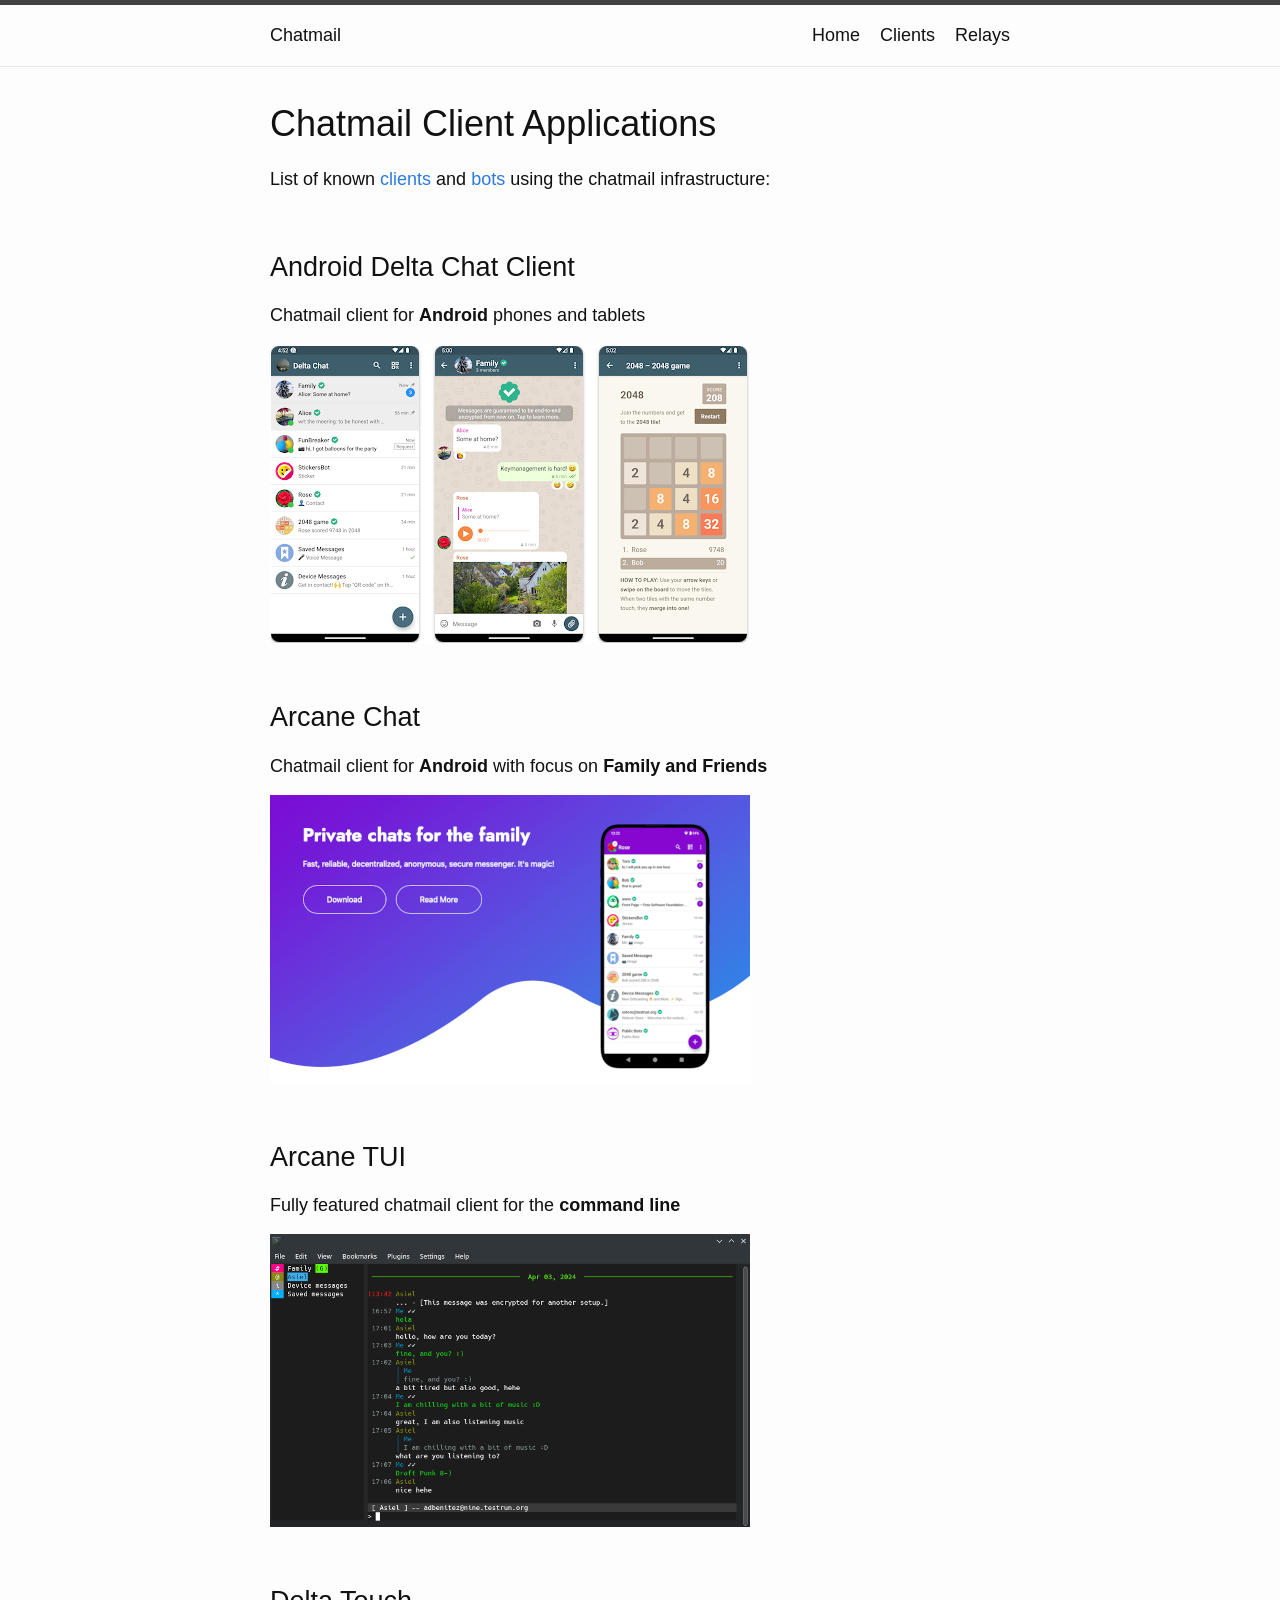
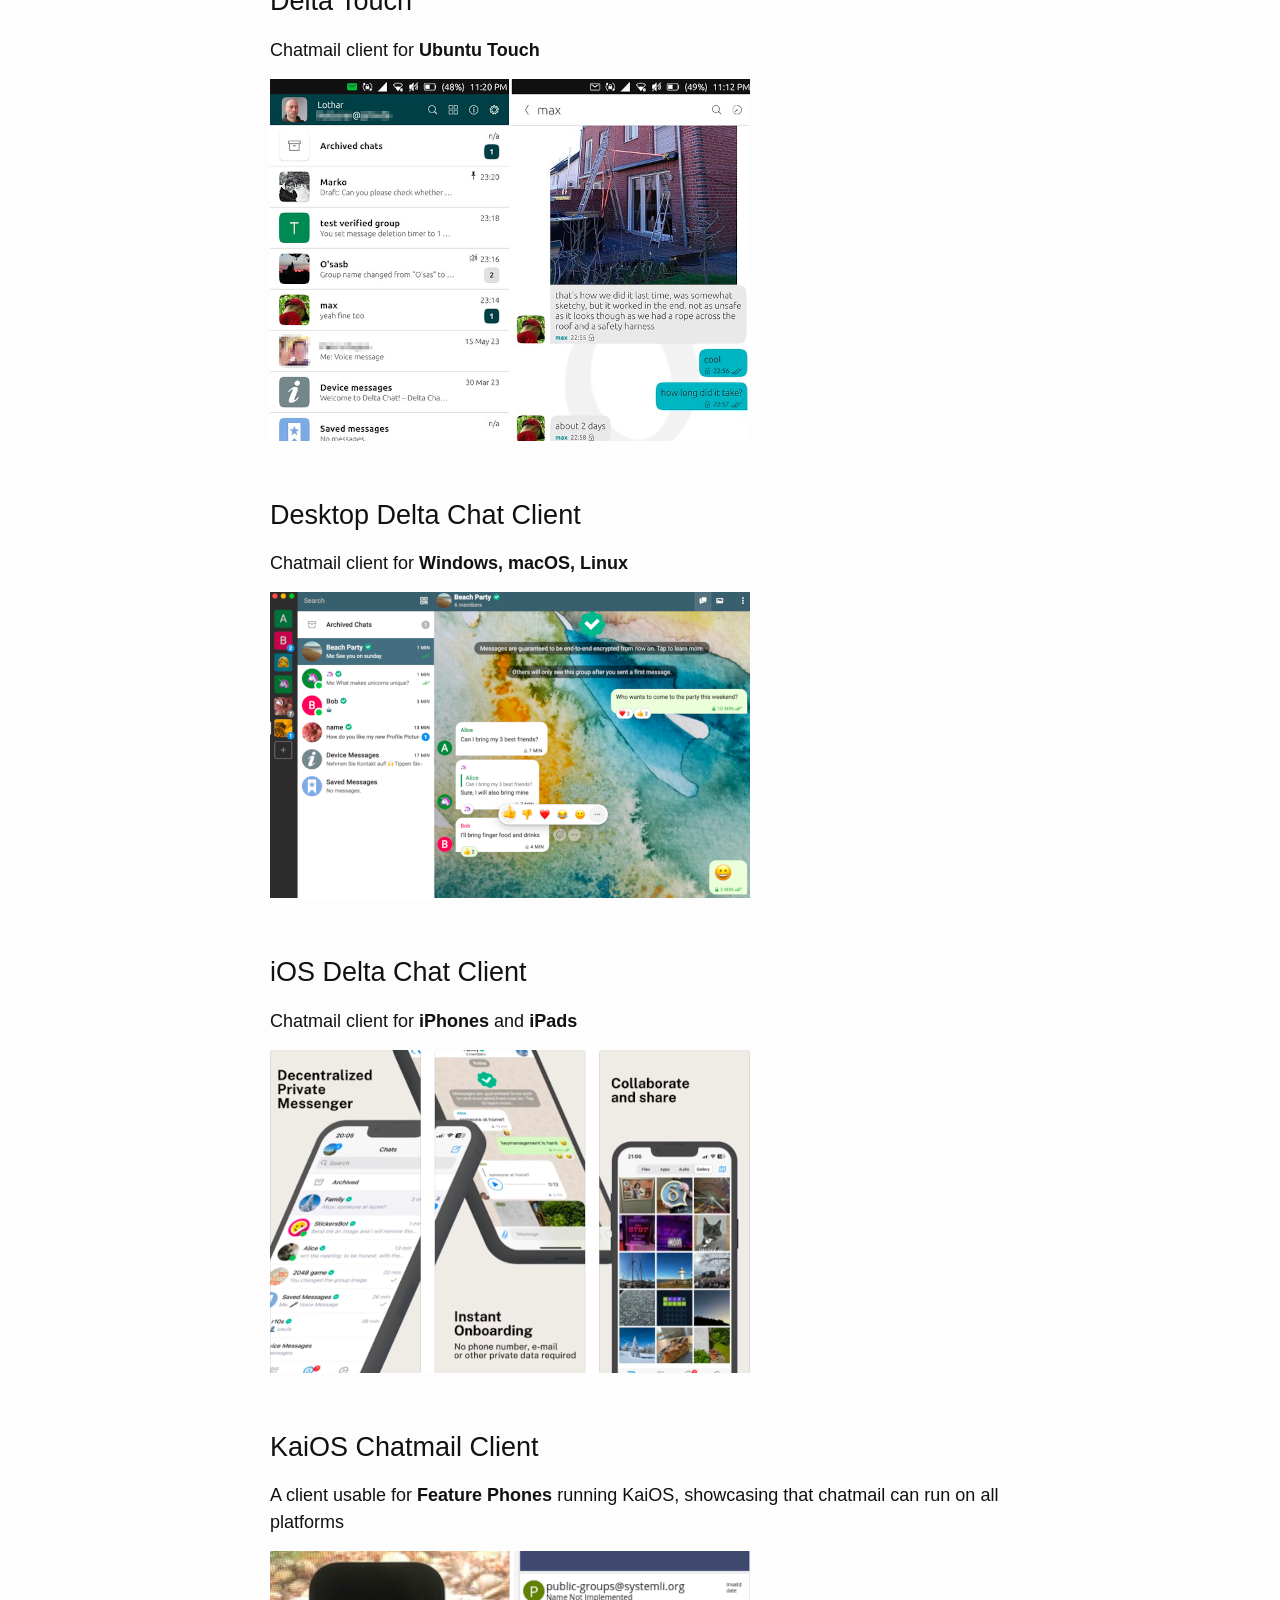
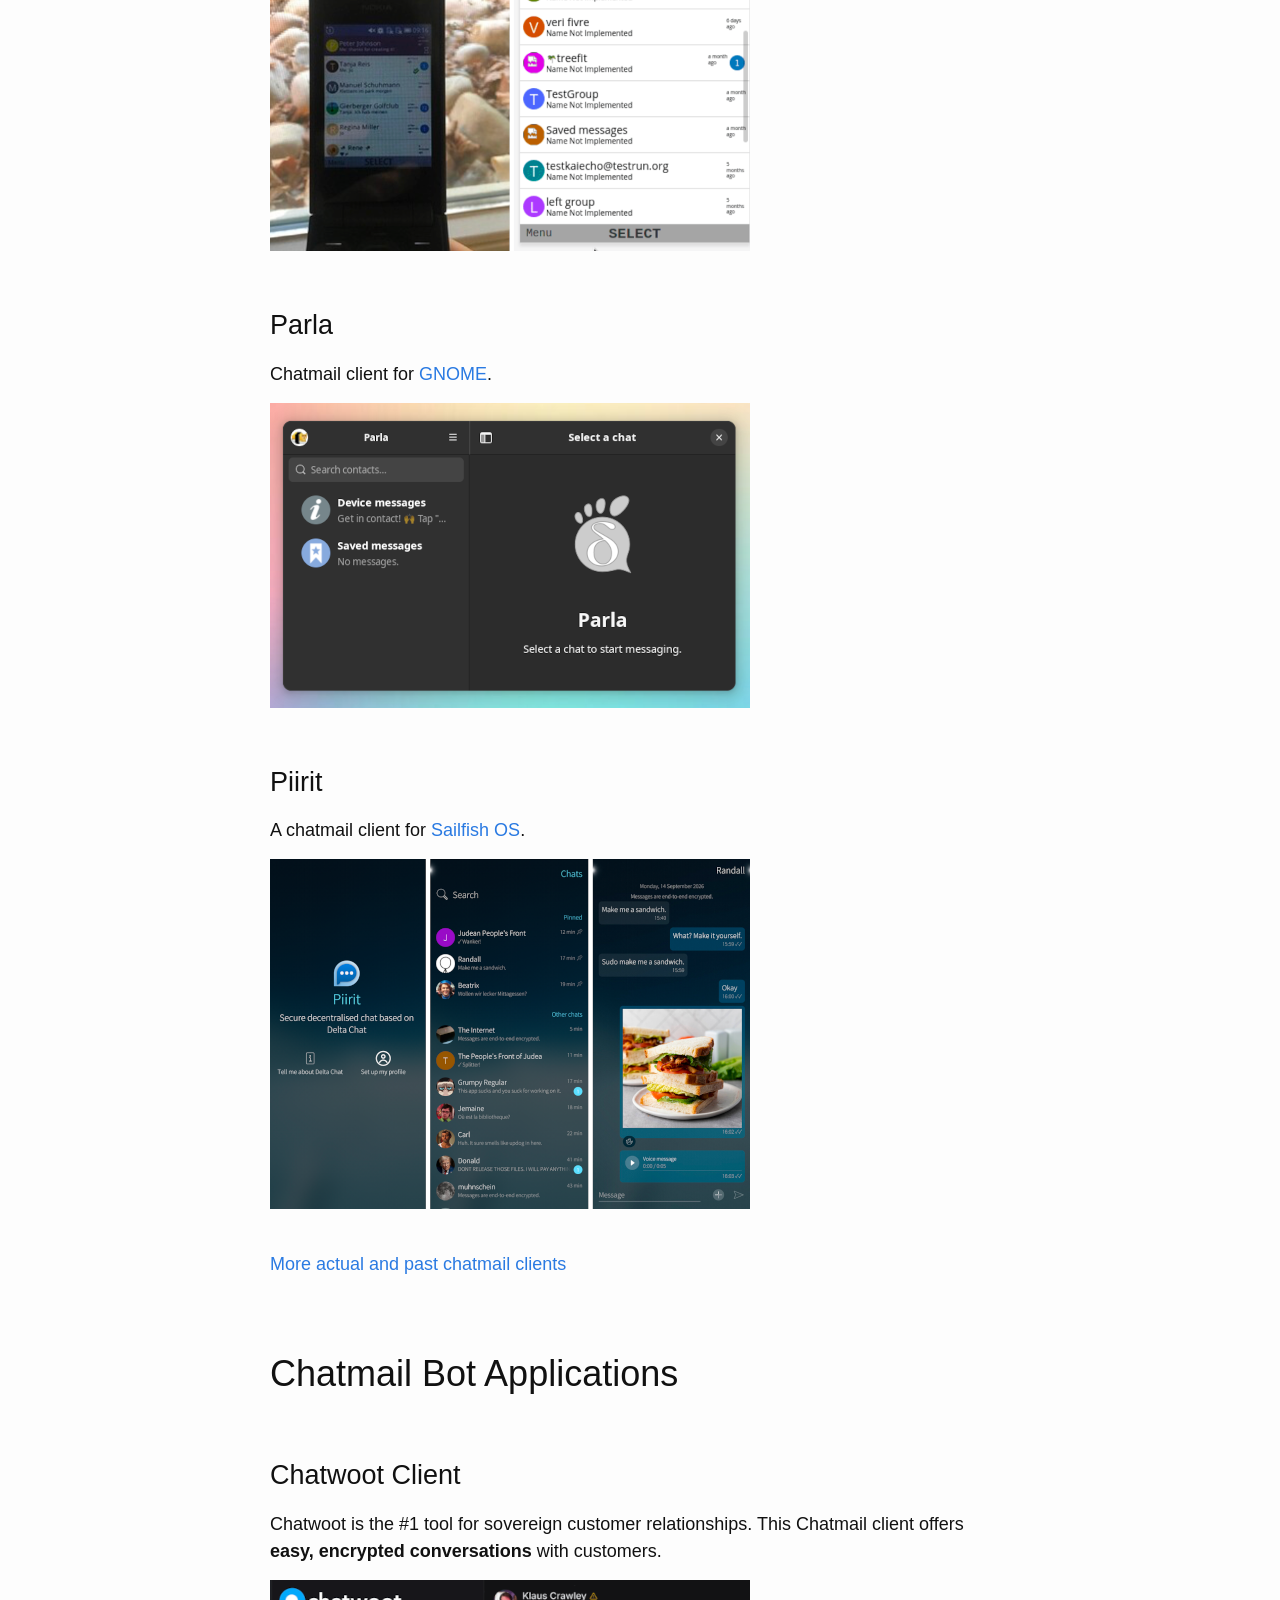
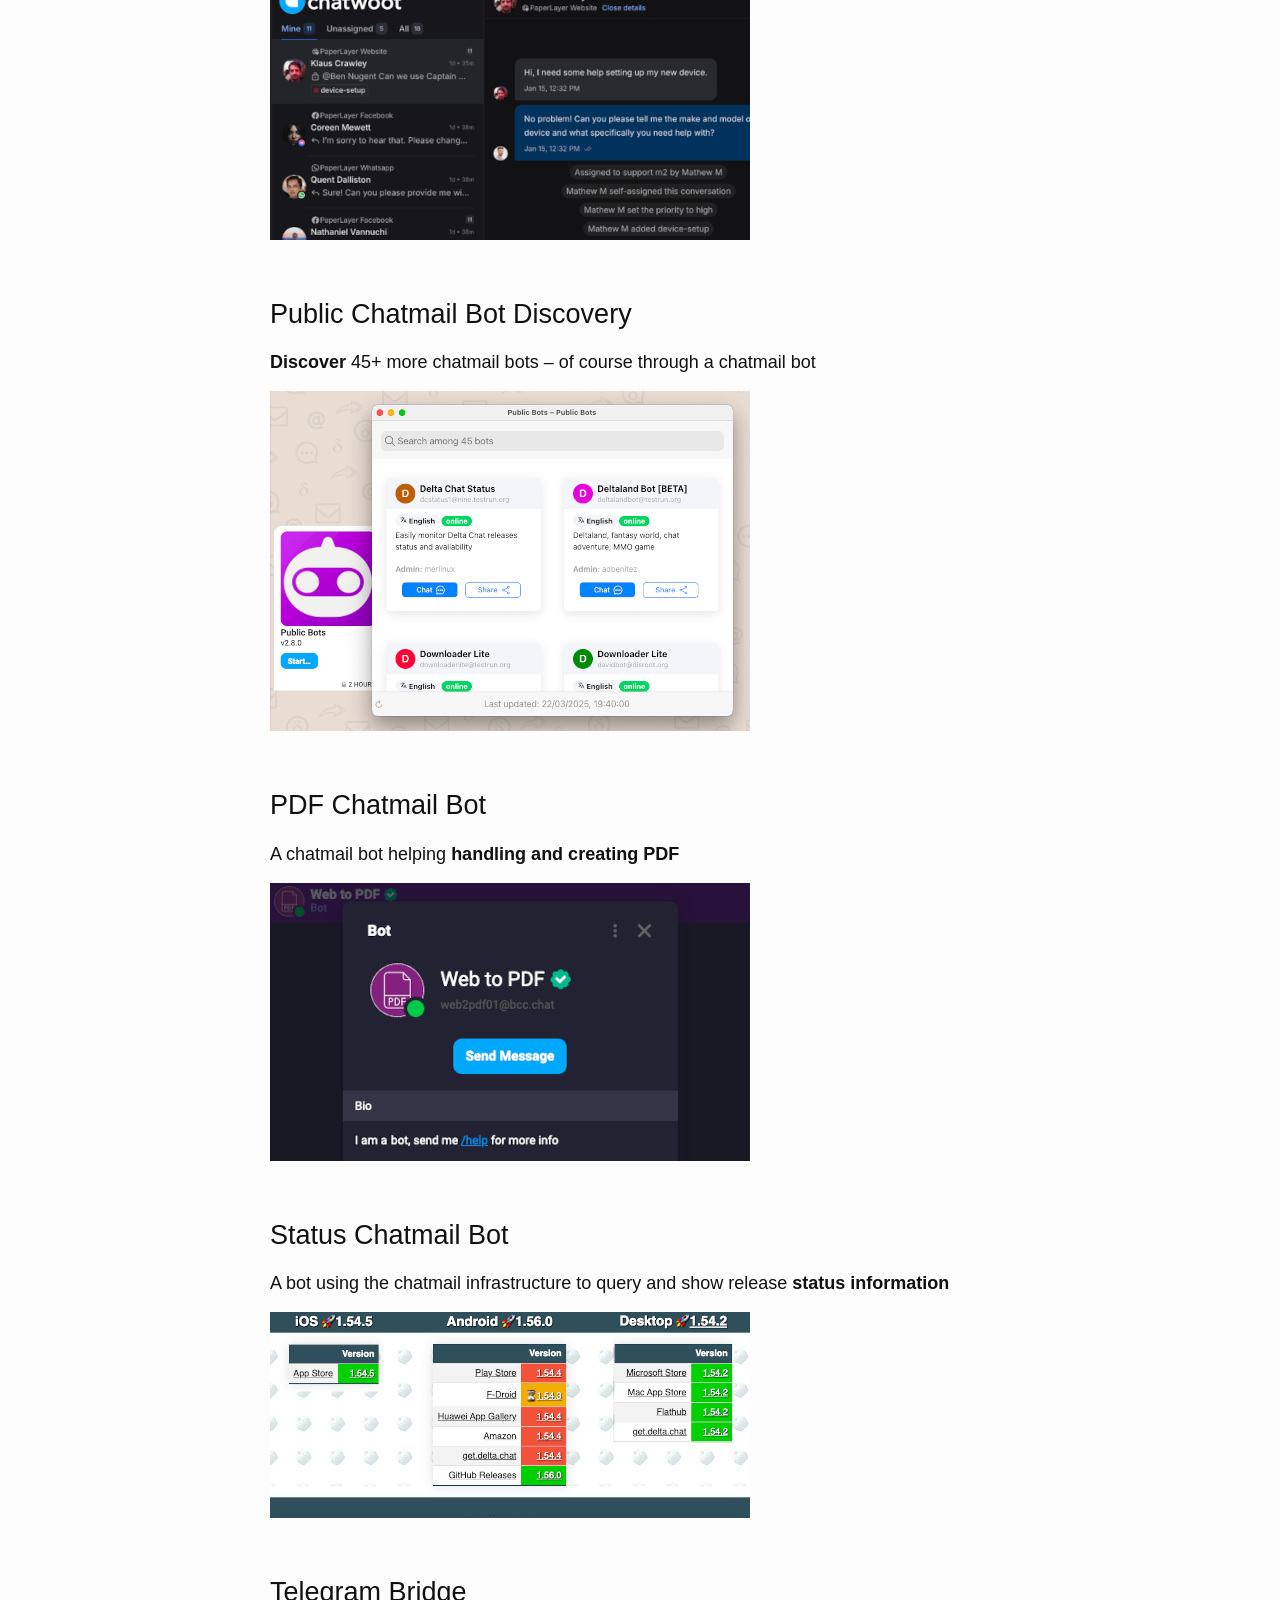
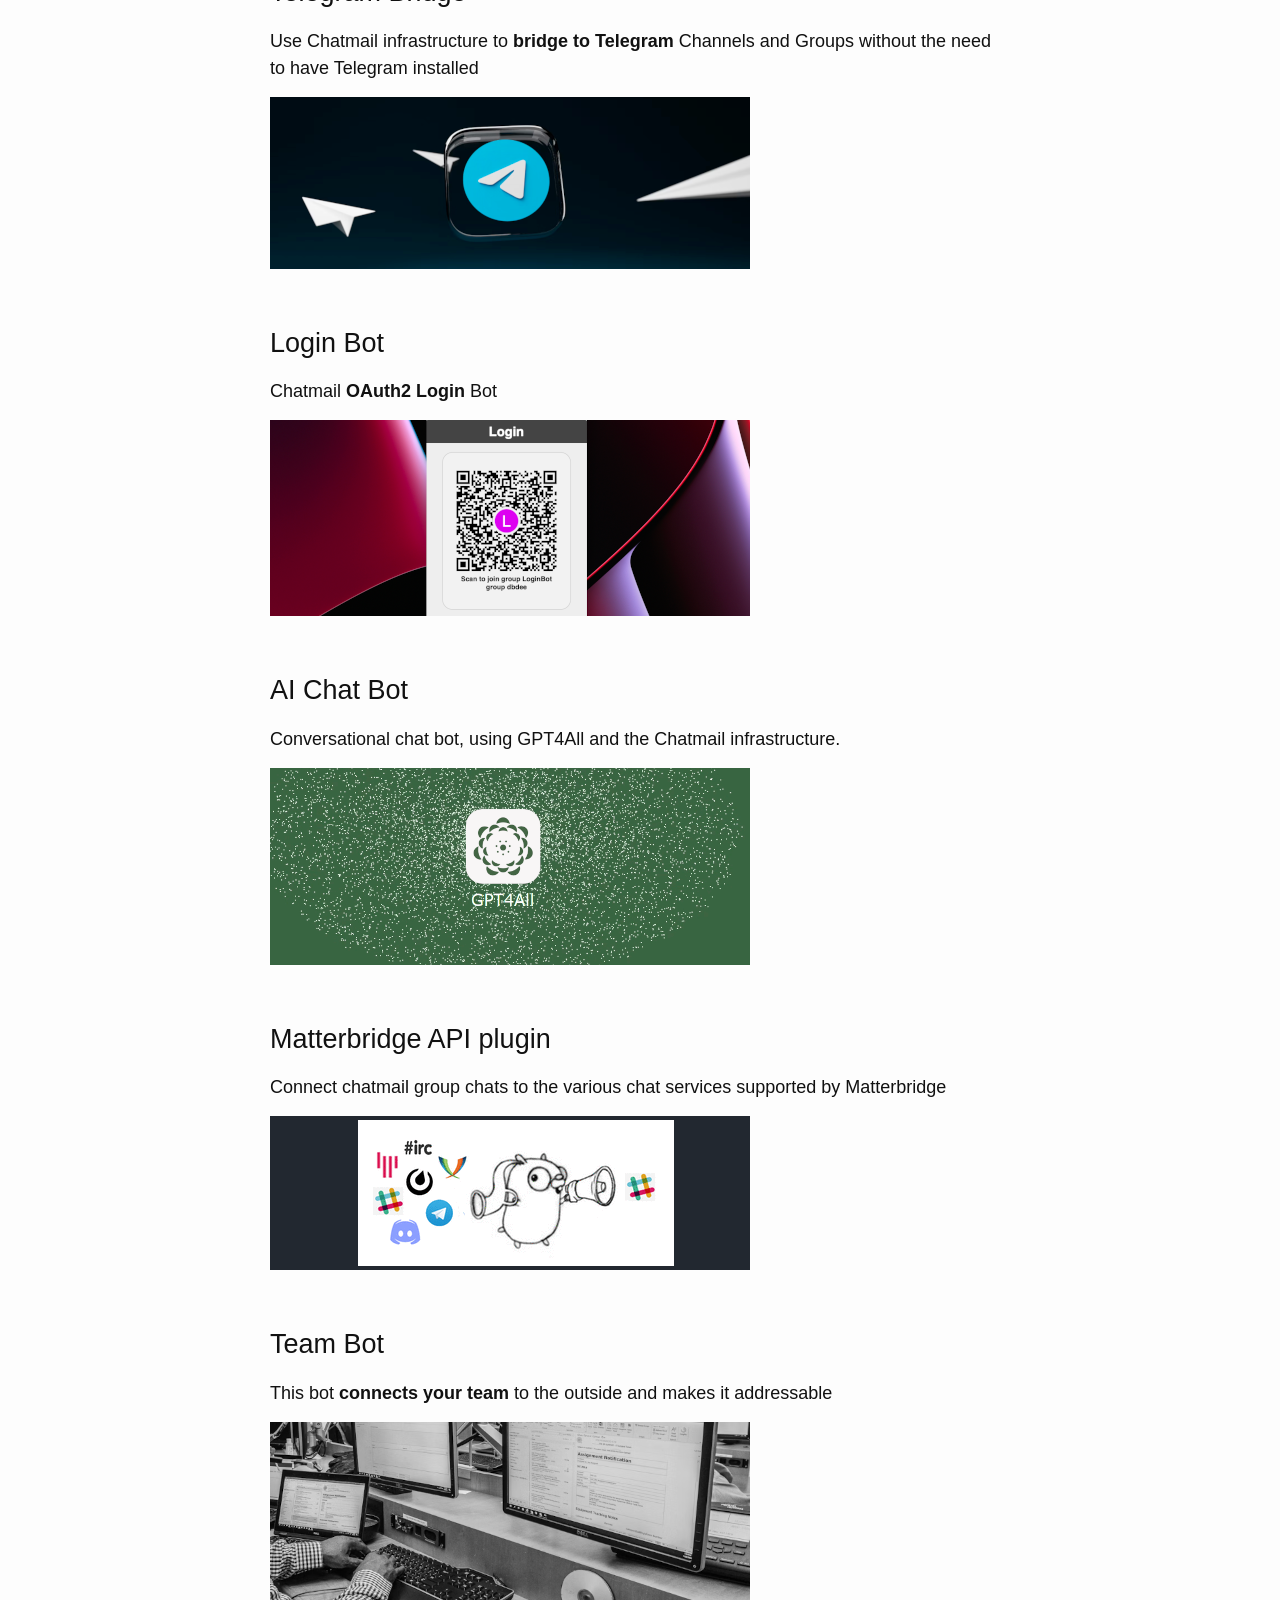
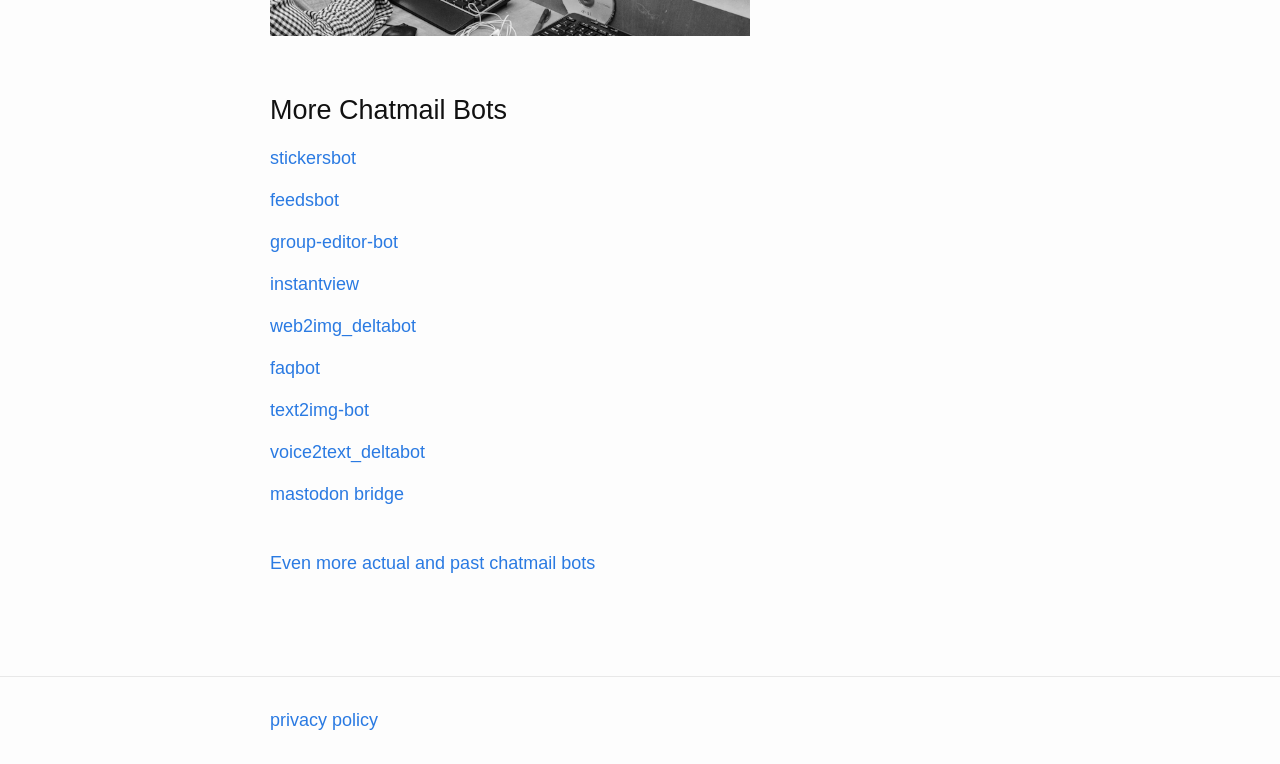
<file: clients.html>
<!DOCTYPE html>
<html lang="en"><head>
  <meta charset="utf-8">
  <meta http-equiv="X-UA-Compatible" content="IE=edge">
  <meta name="viewport" content="width=device-width, initial-scale=1">
  <link rel="stylesheet" href="assets/main.css"><link type="application/atom+xml" rel="alternate" href="feed.xml" title="Chatmail" /><meta name="description" content="Chatmail provides FOSS infrastructure  for interoperable, secure, speedy and reliable end-to-end encrypted messaging. Check out clients as Arcane Chat, Bots or Delta Chat today!" />
  <meta property="og:title" content="Chatmail: Clients">
  <meta property="og:description" content="Chatmail provides FOSS infrastructure  for interoperable, secure, speedy and reliable end-to-end encrypted messaging. Check out clients as Arcane Chat, Bots or Delta Chat today!">
  <meta property="og:image" content="assets/og-preview.png">
  <meta property="og:url" content="https://chatmail.at/clients">
  <meta name="twitter:card" content="summary">

</head>
<body><header class="site-header" role="banner">

  <div class="wrapper"><a class="site-title" rel="author" href="index.html">Chatmail</a><nav class="site-nav">
        <input type="checkbox" id="nav-trigger" class="nav-trigger" />
        <label for="nav-trigger">
          <span class="menu-icon">
            <svg viewBox="0 0 18 15" width="18px" height="15px">
              <path d="M18,1.484c0,0.82-0.665,1.484-1.484,1.484H1.484C0.665,2.969,0,2.304,0,1.484l0,0C0,0.665,0.665,0,1.484,0 h15.032C17.335,0,18,0.665,18,1.484L18,1.484z M18,7.516C18,8.335,17.335,9,16.516,9H1.484C0.665,9,0,8.335,0,7.516l0,0 c0-0.82,0.665-1.484,1.484-1.484h15.032C17.335,6.031,18,6.696,18,7.516L18,7.516z M18,13.516C18,14.335,17.335,15,16.516,15H1.484 C0.665,15,0,14.335,0,13.516l0,0c0-0.82,0.665-1.483,1.484-1.483h15.032C17.335,12.031,18,12.695,18,13.516L18,13.516z"/>
            </svg>
          </span>
        </label>

        <div class="trigger"><a class="page-link" href="index.html">Home</a><a class="page-link" href="clients.html">Clients</a><a class="page-link" href="relays.html">Relays</a></div>
      </nav></div>
</header>
<main class="page-content" aria-label="Content">
      <div class="wrapper">
        <h1 id="clients">Chatmail Client Applications</h1>

<p>List of known <a href="#clients">clients</a> and <a href="#bots">bots</a> using the chatmail infrastructure:</p>

<h2 id="android-delta-chat-client">Android Delta Chat Client</h2>

<p>Chatmail client for <strong>Android</strong> phones and tablets</p>

<p><a href="index.html"><img src="assets/gallery/dcandroid.png" alt="Screenshot" /></a></p>

<h2 id="arcane-chat">Arcane Chat</h2>

<p>Chatmail client for <strong>Android</strong> with focus on <strong>Family and Friends</strong></p>

<p><a href="index.html"><img src="assets/gallery/arcane.png" alt="Screenshot" /></a></p>

<h2 id="arcane-tui">Arcane TUI</h2>

<p>Fully featured chatmail client for the <strong>command line</strong></p>

<p><a href="https://github.com/ArcaneChat/arcanechat-tui"><img src="assets/gallery/arcanetui.png" alt="Screenshot" /></a></p>

<h2 id="delta-touch">Delta Touch</h2>

<p>Chatmail client for <strong>Ubuntu Touch</strong></p>

<p><a href="https://open-store.io/app/deltatouch.lotharketterer"><img src="assets/gallery/deltatouch.png" alt="Screenshot" /></a></p>

<h2 id="desktop-delta-chat-client">Desktop Delta Chat Client</h2>

<p>Chatmail client for <strong>Windows, macOS, Linux</strong></p>

<p><a href="index.html"><img src="assets/gallery/dcdesktop.png" alt="Screenshot" /></a></p>

<h2 id="ios-delta-chat-client">iOS Delta Chat Client</h2>

<p>Chatmail client for <strong>iPhones</strong> and <strong>iPads</strong></p>

<p><a href="index.html"><img src="assets/gallery/dcios.png" alt="Screenshot" /></a></p>

<h2 id="kaios-chatmail-client">KaiOS Chatmail Client</h2>

<p>A client usable for <strong>Feature Phones</strong> running KaiOS,
showcasing that chatmail can run on all platforms</p>

<p><a href="https://github.com/deltachat/delta.chat-kaiOs"><img src="assets/gallery/kaios.png" alt="Screenshot" /></a></p>

<h2 id="parla">Parla</h2>

<p>Chatmail client for <a href="index.html">GNOME</a>.</p>

<p><a href="https://github.com/trufae/parla"><img src="assets/gallery/parla.png" alt="Parla screenshot" /></a></p>

<h2 id="piirit">Piirit</h2>

<p>A chatmail client for <a href="index.html">Sailfish OS</a>.</p>

<p><a href="https://github.com/muhnschein/piirit"><img src="assets/gallery/piirit.png" alt="Piirit screenshot" /></a></p>

<p><br />
<a href="https://support.delta.chat/t/list-of-all-known-client-projects/3059">More actual and past chatmail clients</a>
<br />
<br />
<br /></p>

<h1 id="bots">Chatmail Bot Applications</h1>

<h2 id="chatwoot-client">Chatwoot Client</h2>

<p>Chatwoot is the #1 tool for sovereign customer relationships.
This Chatmail client offers <strong>easy, encrypted conversations</strong> with customers.</p>

<p><a href="https://github.com/deltachat-bot/deltawoot"><img src="assets/gallery/chatwoot.png" alt="Screenshot" /></a></p>

<h2 id="public-chatmail-bot-discovery">Public Chatmail Bot Discovery</h2>

<p><strong>Discover</strong> 45+ more chatmail bots – of course through a chatmail bot</p>

<p><a href="https://github.com/deltachat-bot/public-bots"><img src="assets/gallery/publicbots.png" alt="Screenshot" /></a></p>

<h2 id="pdf-chatmail-bot">PDF Chatmail Bot</h2>

<p>A chatmail bot helping <strong>handling and creating PDF</strong></p>

<p><a href="https://github.com/deltachat-bot/web2pdf"><img src="assets/gallery/web2pdf.png" alt="Screenshot" /></a></p>

<h2 id="status-chatmail-bot">Status Chatmail Bot</h2>

<p>A bot using the chatmail infrastructure to query and show release <strong>status information</strong></p>

<p><a href="https://github.com/deltachat-bot/dcstatus"><img src="assets/gallery/status.png" alt="Screenshot" /></a></p>

<h2 id="telegram-bridge">Telegram Bridge</h2>

<p>Use Chatmail infrastructure to <strong>bridge to Telegram</strong> Channels and Groups without the need to have Telegram installed</p>

<p><a href="https://github.com/simplebot-org/simplebot_tgchan"><img src="assets/gallery/tg.png" alt="Screenshot" /></a>
<!-- artwork: https://unsplash.com/photos/a-blue-button-with-a-white-arrow-on-it-4_BbIPL8KOI --></p>

<h2 id="login-bot">Login Bot</h2>

<p>Chatmail <strong>OAuth2 Login</strong> Bot</p>

<p><a href="https://github.com/deltachat-bot/deltachat-loginbot"><img src="assets/gallery/loginbot.png" alt="Screenshot" /></a></p>

<h2 id="ai-chat-bot">AI Chat Bot</h2>

<p>Conversational chat bot, using GPT4All and the Chatmail infrastructure.</p>

<p><a href="https://github.com/deltachat-bot/chatbot"><img src="assets/gallery/chatbot.png" alt="Screenshot" /></a></p>

<h2 id="matterbridge-api-plugin">Matterbridge API plugin</h2>

<p>Connect chatmail group chats to the various chat services supported by Matterbridge</p>

<p><a href="https://github.com/deltachat-bot/matterdelta"><img src="assets/gallery/matterbridge.png" alt="Screenshot" /></a></p>

<h2 id="team-bot">Team Bot</h2>

<p>This bot <strong>connects your team</strong> to the outside and makes it addressable</p>

<p><a href="https://github.com/deltachat-bot/team-bot"><img src="assets/gallery/teambot.png" alt="Screenshot" /></a>
<!-- artwork: https://unsplash.com/photos/man-in-black-and-white-checkered-dress-shirt-using-computer-_XLJy3h77cw --></p>

<h2 id="more-chatmail-bots">More Chatmail Bots</h2>

<p><a href="https://github.com/deltachat-bot/stickersbot">stickersbot</a></p>

<p><a href="https://github.com/deltachat-bot/feedsbot">feedsbot</a></p>

<p><a href="https://github.com/deltachat-bot/group-editor-bot">group-editor-bot</a></p>

<p><a href="https://github.com/deltachat-bot/instantview">instantview</a></p>

<p><a href="https://github.com/deltachat-bot/web2img_deltabot">web2img_deltabot</a></p>

<p><a href="https://github.com/deltachat-bot/faqbot">faqbot</a></p>

<p><a href="https://github.com/deltachat-bot/text2img-bot">text2img-bot</a></p>

<p><a href="https://github.com/deltachat-bot/voice2text_deltabot">voice2text_deltabot</a></p>

<p><a href="https://github.com/simplebot-org/simplebot_mastodon">mastodon bridge</a></p>

<p><br />
<a href="https://github.com/orgs/deltachat-bot/repositories?type=all">Even more actual and past chatmail bots</a>
<br />
<br />
<br /></p>


      </div>
    </main><footer class="site-footer h-card">
  <data class="u-url" href="index.html"></data>

  <div class="wrapper">
    <a href="privacy/index.html">privacy policy</a>

  </div>

</footer>
</body>

</html>
</file>
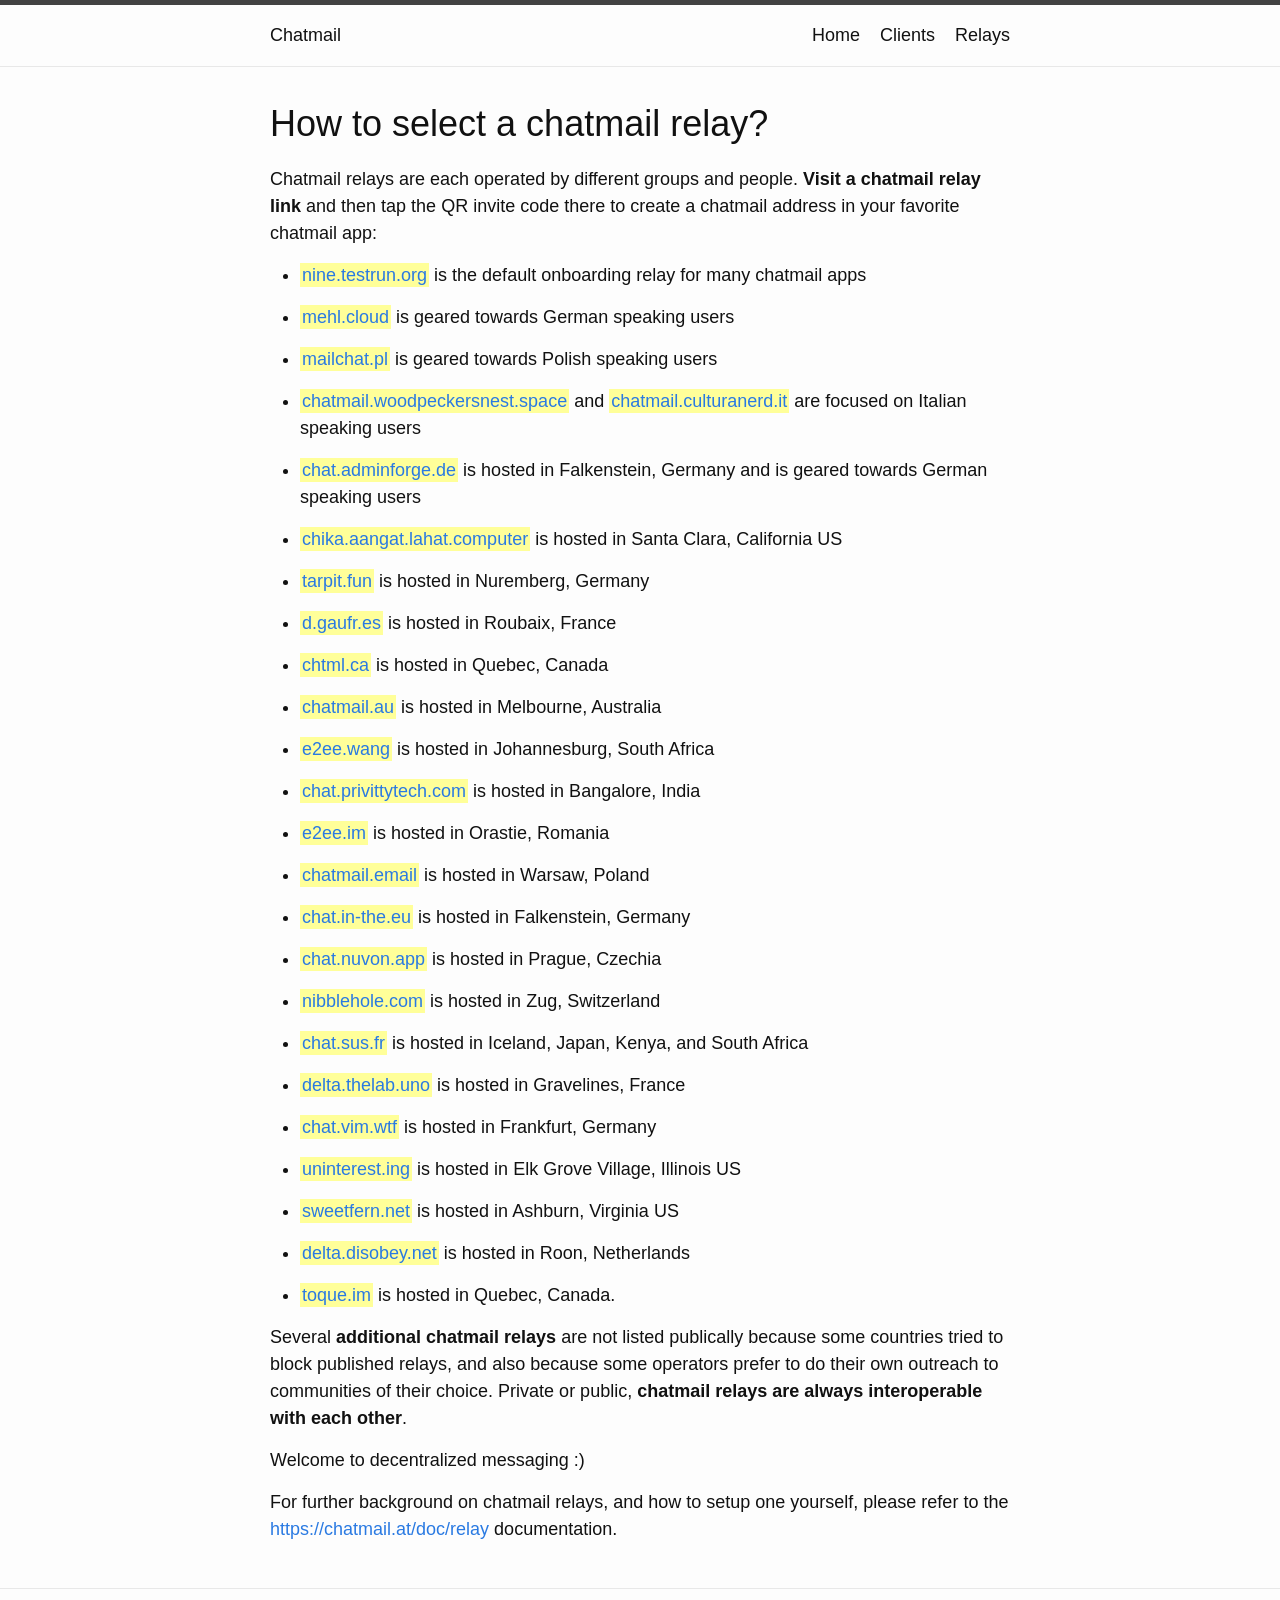
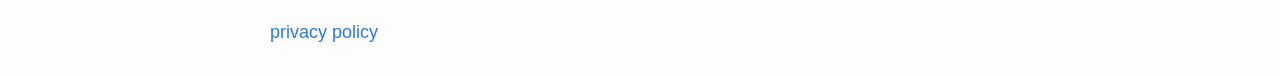
<file: relays.html>
<!DOCTYPE html>
<html lang="en"><head>
  <meta charset="utf-8">
  <meta http-equiv="X-UA-Compatible" content="IE=edge">
  <meta name="viewport" content="width=device-width, initial-scale=1">
  <link rel="stylesheet" href="assets/main.css"><link type="application/atom+xml" rel="alternate" href="feed.xml" title="Chatmail" /><meta name="description" content="Chatmail provides FOSS infrastructure  for interoperable, secure, speedy and reliable end-to-end encrypted messaging. Check out clients as Arcane Chat, Bots or Delta Chat today!" />
  <meta property="og:title" content="Chatmail: Relays">
  <meta property="og:description" content="Chatmail provides FOSS infrastructure  for interoperable, secure, speedy and reliable end-to-end encrypted messaging. Check out clients as Arcane Chat, Bots or Delta Chat today!">
  <meta property="og:image" content="assets/og-preview.png">
  <meta property="og:url" content="https://chatmail.at/relays">
  <meta name="twitter:card" content="summary">

</head>
<body><header class="site-header" role="banner">

  <div class="wrapper"><a class="site-title" rel="author" href="index.html">Chatmail</a><nav class="site-nav">
        <input type="checkbox" id="nav-trigger" class="nav-trigger" />
        <label for="nav-trigger">
          <span class="menu-icon">
            <svg viewBox="0 0 18 15" width="18px" height="15px">
              <path d="M18,1.484c0,0.82-0.665,1.484-1.484,1.484H1.484C0.665,2.969,0,2.304,0,1.484l0,0C0,0.665,0.665,0,1.484,0 h15.032C17.335,0,18,0.665,18,1.484L18,1.484z M18,7.516C18,8.335,17.335,9,16.516,9H1.484C0.665,9,0,8.335,0,7.516l0,0 c0-0.82,0.665-1.484,1.484-1.484h15.032C17.335,6.031,18,6.696,18,7.516L18,7.516z M18,13.516C18,14.335,17.335,15,16.516,15H1.484 C0.665,15,0,14.335,0,13.516l0,0c0-0.82,0.665-1.483,1.484-1.483h15.032C17.335,12.031,18,12.695,18,13.516L18,13.516z"/>
            </svg>
          </span>
        </label>

        <div class="trigger"><a class="page-link" href="index.html">Home</a><a class="page-link" href="clients.html">Clients</a><a class="page-link" href="relays.html">Relays</a></div>
      </nav></div>
</header>
<main class="page-content" aria-label="Content">
      <div class="wrapper">
        <h1 id="how-to-select-a-chatmail-relay">How to select a chatmail relay?</h1>

<p>Chatmail relays are each operated by different groups and people. 
<strong>Visit a chatmail relay link</strong> and then tap the QR invite code there
to create a chatmail address in your favorite chatmail app:</p>

<ul>
  <li>
    <p><a href="index.html" class="hilite">nine.testrun.org</a> is the default onboarding relay
for many chatmail apps</p>
  </li>
  <li>
    <p><a href="index.html" class="hilite">mehl.cloud</a> is geared towards German speaking users</p>
  </li>
  <li>
    <p><a href="index.html" class="hilite">mailchat.pl</a> is geared towards Polish speaking users</p>
  </li>
  <li>
    <p><a href="index.html" class="hilite">chatmail.woodpeckersnest.space</a>
and <a href="index.html" class="hilite">chatmail.culturanerd.it</a>
are focused on Italian speaking users</p>
  </li>
  <li>
    <p><a href="index.html" class="hilite">chat.adminforge.de</a>
is hosted in Falkenstein, Germany
and is geared towards German speaking users</p>
  </li>
  <li>
    <p><a href="index.html" class="hilite">chika.aangat.lahat.computer</a>
is hosted in Santa Clara, California US</p>
  </li>
  <li>
    <p><a href="index.html" class="hilite">tarpit.fun</a>
is hosted in Nuremberg, Germany</p>
  </li>
  <li>
    <p><a href="index.html" class="hilite">d.gaufr.es</a>
is hosted in Roubaix, France</p>
  </li>
  <li>
    <p><a href="index.html" class="hilite">chtml.ca</a>
is hosted in Quebec, Canada</p>
  </li>
  <li>
    <p><a href="index.html" class="hilite">chatmail.au</a>
is hosted in Melbourne, Australia</p>
  </li>
  <li>
    <p><a href="index.html" class="hilite">e2ee.wang</a>
is hosted in Johannesburg, South Africa</p>
  </li>
  <li>
    <p><a href="index.html" class="hilite">chat.privittytech.com</a>
is hosted in Bangalore, India</p>
  </li>
  <li>
    <p><a href="index.html" class="hilite">e2ee.im</a>
is hosted in Orastie, Romania</p>
  </li>
  <li>
    <p><a href="index.html" class="hilite">chatmail.email</a>
is hosted in Warsaw, Poland</p>
  </li>
  <li>
    <p><a href="index.html" class="hilite">chat.in-the.eu</a>
is hosted in Falkenstein, Germany</p>
  </li>
  <li>
    <p><a href="index.html" class="hilite">chat.nuvon.app</a>
is hosted in Prague, Czechia</p>
  </li>
  <li>
    <p><a href="index.html" class="hilite">nibblehole.com</a>
is hosted in Zug, Switzerland</p>
  </li>
  <li>
    <p><a href="index.html" class="hilite">chat.sus.fr</a>
is hosted in Iceland, Japan, Kenya, and South Africa</p>
  </li>
  <li>
    <p><a href="index.html" class="hilite">delta.thelab.uno</a>
is hosted in Gravelines, France</p>
  </li>
  <li>
    <p><a href="index.html" class="hilite">chat.vim.wtf</a>
is hosted in Frankfurt, Germany</p>
  </li>
  <li>
    <p><a href="index.html" class="hilite">uninterest.ing</a>
is hosted in Elk Grove Village, Illinois US</p>
  </li>
  <li>
    <p><a href="index.html" class="hilite">sweetfern.net</a>
is hosted in Ashburn, Virginia US</p>
  </li>
  <li>
    <p><a href="index.html" class="hilite">delta.disobey.net</a>
is hosted in Roon, Netherlands</p>
  </li>
  <li>
    <p><a href="index.html" class="hilite">toque.im</a> is hosted in Quebec, Canada.</p>
  </li>
</ul>

<p>Several <strong>additional chatmail relays</strong> are not listed publically
because some countries tried to block published relays, 
and also because some operators prefer to do their own outreach to communities of their choice.
Private or public, <strong>chatmail relays are always interoperable with each other</strong>.</p>

<p>Welcome to decentralized messaging :)</p>

<p>For further background on chatmail relays, and how to setup one yourself, 
please refer to the <a href="doc/relay/index.html">https://chatmail.at/doc/relay</a> documentation.</p>

      </div>
    </main><footer class="site-footer h-card">
  <data class="u-url" href="index.html"></data>

  <div class="wrapper">
    <a href="privacy/index.html">privacy policy</a>

  </div>

</footer>
</body>

</html>
</file>
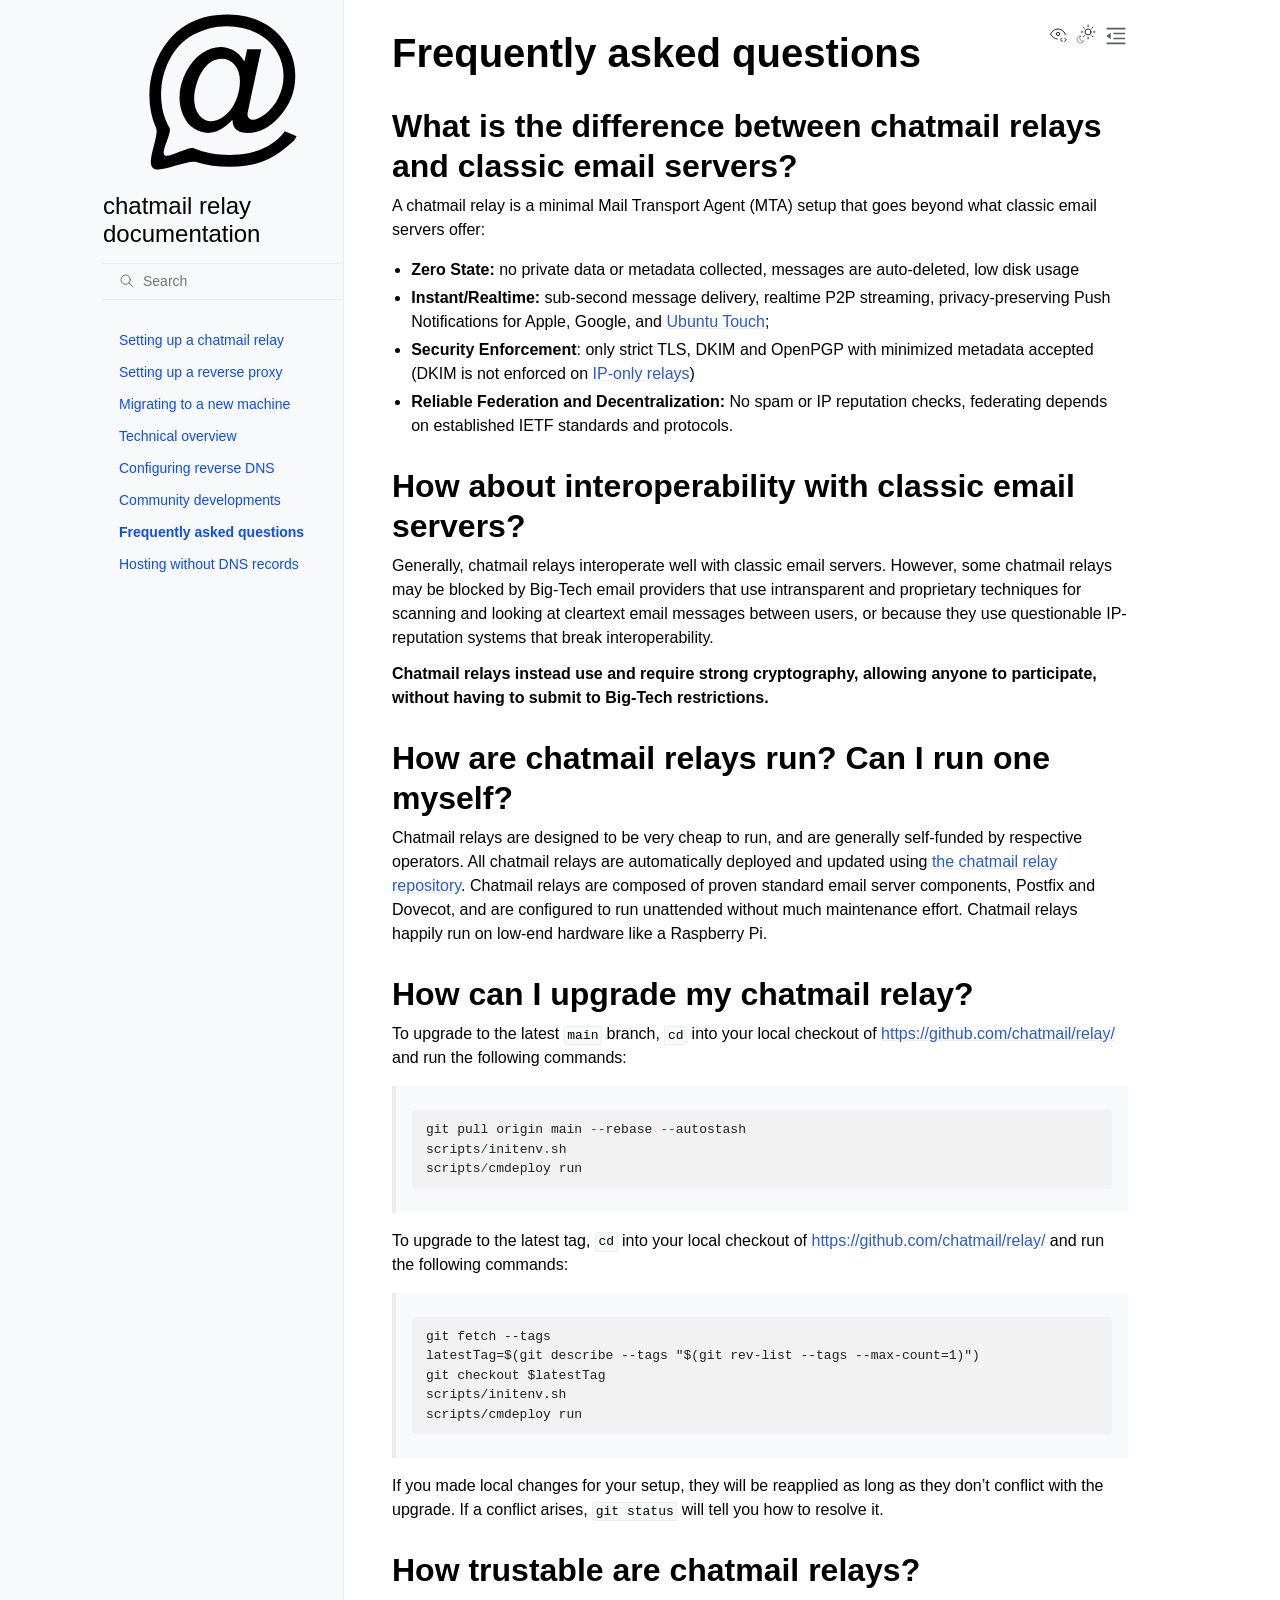
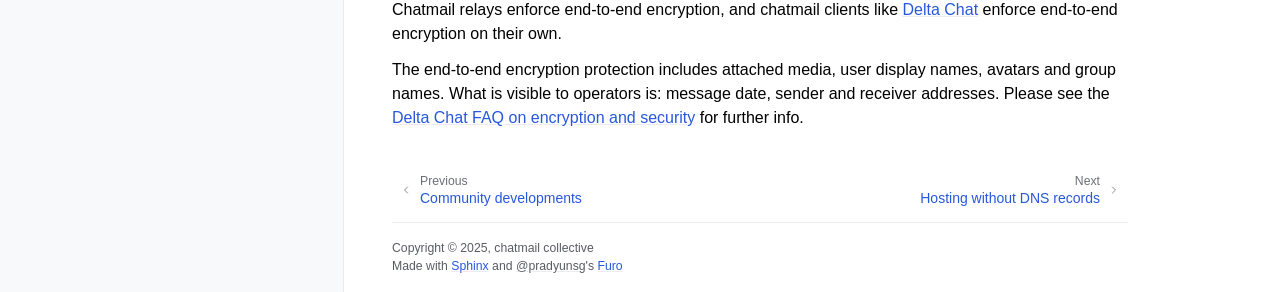
<file: doc/relay/faq.html>
<!doctype html>
<html class="no-js" lang="en" data-content_root="./">
  <head><meta charset="utf-8">
    <meta name="viewport" content="width=device-width,initial-scale=1">
    <meta name="color-scheme" content="light dark"><meta name="viewport" content="width=device-width, initial-scale=1" />
<link rel="index" title="Index" href="genindex.html"><link rel="search" title="Search" href="search.html"><link rel="next" title="Hosting without DNS records" href="iponly.html"><link rel="prev" title="Community developments" href="related.html">
        <link rel="prefetch" href="_static/chatmail.svg" as="image">

    <!-- Generated with Sphinx 9.1.0 and Furo 2025.12.19 -->
        <title>Frequently asked questions - chatmail relay documentation</title>
      <link rel="stylesheet" type="text/css" href="_static/pygments.css" />
    <link rel="stylesheet" type="text/css" href="_static/styles/furo.css" />
    <link rel="stylesheet" type="text/css" href="_static/styles/furo-extensions.css" />
    <link rel="stylesheet" type="text/css" href="_static/custom.css" />
    
    


<style>
  body {
    --color-code-background: #f2f2f2;
  --color-code-foreground: #1e1e1e;
  
  }
  @media not print {
    body[data-theme="dark"] {
      --color-code-background: #202020;
  --color-code-foreground: #d0d0d0;
  
    }
    @media (prefers-color-scheme: dark) {
      body:not([data-theme="light"]) {
        --color-code-background: #202020;
  --color-code-foreground: #d0d0d0;
  
      }
    }
  }
</style></head>
  <body>
    
    <script>
      document.body.dataset.theme = localStorage.getItem("theme") || "auto";
    </script>
    

<svg xmlns="http://www.w3.org/2000/svg" style="display: none;">
  <symbol id="svg-toc" viewBox="0 0 24 24">
    <title>Contents</title>
    <svg stroke="currentColor" fill="currentColor" stroke-width="0" viewBox="0 0 1024 1024">
      <path d="M408 442h480c4.4 0 8-3.6 8-8v-56c0-4.4-3.6-8-8-8H408c-4.4 0-8 3.6-8 8v56c0 4.4 3.6 8 8 8zm-8 204c0 4.4 3.6 8 8 8h480c4.4 0 8-3.6 8-8v-56c0-4.4-3.6-8-8-8H408c-4.4 0-8 3.6-8 8v56zm504-486H120c-4.4 0-8 3.6-8 8v56c0 4.4 3.6 8 8 8h784c4.4 0 8-3.6 8-8v-56c0-4.4-3.6-8-8-8zm0 632H120c-4.4 0-8 3.6-8 8v56c0 4.4 3.6 8 8 8h784c4.4 0 8-3.6 8-8v-56c0-4.4-3.6-8-8-8zM115.4 518.9L271.7 642c5.8 4.6 14.4.5 14.4-6.9V388.9c0-7.4-8.5-11.5-14.4-6.9L115.4 505.1a8.74 8.74 0 0 0 0 13.8z"/>
    </svg>
  </symbol>
  <symbol id="svg-menu" viewBox="0 0 24 24">
    <title>Menu</title>
    <svg xmlns="http://www.w3.org/2000/svg" viewBox="0 0 24 24" fill="none" stroke="currentColor"
      stroke-width="2" stroke-linecap="round" stroke-linejoin="round" class="feather-menu">
      <line x1="3" y1="12" x2="21" y2="12"></line>
      <line x1="3" y1="6" x2="21" y2="6"></line>
      <line x1="3" y1="18" x2="21" y2="18"></line>
    </svg>
  </symbol>
  <symbol id="svg-arrow-right" viewBox="0 0 24 24">
    <title>Expand</title>
    <svg xmlns="http://www.w3.org/2000/svg" viewBox="0 0 24 24" fill="none" stroke="currentColor"
      stroke-width="2" stroke-linecap="round" stroke-linejoin="round" class="feather-chevron-right">
      <polyline points="9 18 15 12 9 6"></polyline>
    </svg>
  </symbol>
  <symbol id="svg-sun" viewBox="0 0 24 24">
    <title>Light mode</title>
    <svg xmlns="http://www.w3.org/2000/svg" viewBox="0 0 24 24" fill="none" stroke="currentColor"
      stroke-width="1" stroke-linecap="round" stroke-linejoin="round" class="feather-sun">
      <circle cx="12" cy="12" r="5"></circle>
      <line x1="12" y1="1" x2="12" y2="3"></line>
      <line x1="12" y1="21" x2="12" y2="23"></line>
      <line x1="4.22" y1="4.22" x2="5.64" y2="5.64"></line>
      <line x1="18.36" y1="18.36" x2="19.78" y2="19.78"></line>
      <line x1="1" y1="12" x2="3" y2="12"></line>
      <line x1="21" y1="12" x2="23" y2="12"></line>
      <line x1="4.22" y1="19.78" x2="5.64" y2="18.36"></line>
      <line x1="18.36" y1="5.64" x2="19.78" y2="4.22"></line>
    </svg>
  </symbol>
  <symbol id="svg-moon" viewBox="0 0 24 24">
    <title>Dark mode</title>
    <svg xmlns="http://www.w3.org/2000/svg" viewBox="0 0 24 24" fill="none" stroke="currentColor"
      stroke-width="1" stroke-linecap="round" stroke-linejoin="round" class="icon-tabler-moon">
      <path stroke="none" d="M0 0h24v24H0z" fill="none" />
      <path d="M12 3c.132 0 .263 0 .393 0a7.5 7.5 0 0 0 7.92 12.446a9 9 0 1 1 -8.313 -12.454z" />
    </svg>
  </symbol>
  <symbol id="svg-sun-with-moon" viewBox="0 0 24 24">
    <title>Auto light/dark, in light mode</title>
    <svg xmlns="http://www.w3.org/2000/svg" viewBox="0 0 24 24" fill="none" stroke="currentColor"
      stroke-width="1" stroke-linecap="round" stroke-linejoin="round"
      class="icon-custom-derived-from-feather-sun-and-tabler-moon">
      <path style="opacity: 50%" d="M 5.411 14.504 C 5.471 14.504 5.532 14.504 5.591 14.504 C 3.639 16.319 4.383 19.569 6.931 20.352 C 7.693 20.586 8.512 20.551 9.25 20.252 C 8.023 23.207 4.056 23.725 2.11 21.184 C 0.166 18.642 1.702 14.949 4.874 14.536 C 5.051 14.512 5.231 14.5 5.411 14.5 L 5.411 14.504 Z"/>
      <line x1="14.5" y1="3.25" x2="14.5" y2="1.25"/>
      <line x1="14.5" y1="15.85" x2="14.5" y2="17.85"/>
      <line x1="10.044" y1="5.094" x2="8.63" y2="3.68"/>
      <line x1="19" y1="14.05" x2="20.414" y2="15.464"/>
      <line x1="8.2" y1="9.55" x2="6.2" y2="9.55"/>
      <line x1="20.8" y1="9.55" x2="22.8" y2="9.55"/>
      <line x1="10.044" y1="14.006" x2="8.63" y2="15.42"/>
      <line x1="19" y1="5.05" x2="20.414" y2="3.636"/>
      <circle cx="14.5" cy="9.55" r="3.6"/>
    </svg>
  </symbol>
  <symbol id="svg-moon-with-sun" viewBox="0 0 24 24">
    <title>Auto light/dark, in dark mode</title>
    <svg xmlns="http://www.w3.org/2000/svg" viewBox="0 0 24 24" fill="none" stroke="currentColor"
      stroke-width="1" stroke-linecap="round" stroke-linejoin="round"
      class="icon-custom-derived-from-feather-sun-and-tabler-moon">
      <path d="M 8.282 7.007 C 8.385 7.007 8.494 7.007 8.595 7.007 C 5.18 10.184 6.481 15.869 10.942 17.24 C 12.275 17.648 13.706 17.589 15 17.066 C 12.851 22.236 5.91 23.143 2.505 18.696 C -0.897 14.249 1.791 7.786 7.342 7.063 C 7.652 7.021 7.965 7 8.282 7 L 8.282 7.007 Z"/>
      <line style="opacity: 50%" x1="18" y1="3.705" x2="18" y2="2.5"/>
      <line style="opacity: 50%" x1="18" y1="11.295" x2="18" y2="12.5"/>
      <line style="opacity: 50%" x1="15.316" y1="4.816" x2="14.464" y2="3.964"/>
      <line style="opacity: 50%" x1="20.711" y1="10.212" x2="21.563" y2="11.063"/>
      <line style="opacity: 50%" x1="14.205" y1="7.5" x2="13.001" y2="7.5"/>
      <line style="opacity: 50%" x1="21.795" y1="7.5" x2="23" y2="7.5"/>
      <line style="opacity: 50%" x1="15.316" y1="10.184" x2="14.464" y2="11.036"/>
      <line style="opacity: 50%" x1="20.711" y1="4.789" x2="21.563" y2="3.937"/>
      <circle style="opacity: 50%" cx="18" cy="7.5" r="2.169"/>
    </svg>
  </symbol>
  <symbol id="svg-pencil" viewBox="0 0 24 24">
    <svg xmlns="http://www.w3.org/2000/svg" viewBox="0 0 24 24" fill="none" stroke="currentColor"
      stroke-width="1" stroke-linecap="round" stroke-linejoin="round" class="icon-tabler-pencil-code">
      <path d="M4 20h4l10.5 -10.5a2.828 2.828 0 1 0 -4 -4l-10.5 10.5v4" />
      <path d="M13.5 6.5l4 4" />
      <path d="M20 21l2 -2l-2 -2" />
      <path d="M17 17l-2 2l2 2" />
    </svg>
  </symbol>
  <symbol id="svg-eye" viewBox="0 0 24 24">
    <svg xmlns="http://www.w3.org/2000/svg" viewBox="0 0 24 24" fill="none" stroke="currentColor"
      stroke-width="1" stroke-linecap="round" stroke-linejoin="round" class="icon-tabler-eye-code">
      <path stroke="none" d="M0 0h24v24H0z" fill="none" />
      <path d="M10 12a2 2 0 1 0 4 0a2 2 0 0 0 -4 0" />
      <path
        d="M11.11 17.958c-3.209 -.307 -5.91 -2.293 -8.11 -5.958c2.4 -4 5.4 -6 9 -6c3.6 0 6.6 2 9 6c-.21 .352 -.427 .688 -.647 1.008" />
      <path d="M20 21l2 -2l-2 -2" />
      <path d="M17 17l-2 2l2 2" />
    </svg>
  </symbol>
</svg>

<input type="checkbox" class="sidebar-toggle" name="__navigation" id="__navigation" aria-label="Toggle site navigation sidebar">
<input type="checkbox" class="sidebar-toggle" name="__toc" id="__toc" aria-label="Toggle table of contents sidebar">
<label class="overlay sidebar-overlay" for="__navigation"></label>
<label class="overlay toc-overlay" for="__toc"></label>

<a class="skip-to-content muted-link" href="#furo-main-content">Skip to content</a>



<div class="page">
  <header class="mobile-header">
    <div class="header-left">
      <label class="nav-overlay-icon" for="__navigation">
        <span class="icon"><svg><use href="#svg-menu"></use></svg></span>
      </label>
    </div>
    <div class="header-center">
      <a href="index.html"><div class="brand">chatmail relay documentation</div></a>
    </div>
    <div class="header-right">
      <div class="theme-toggle-container theme-toggle-header">
        <button class="theme-toggle" aria-label="Toggle Light / Dark / Auto color theme">
          <svg class="theme-icon-when-auto-light"><use href="#svg-sun-with-moon"></use></svg>
          <svg class="theme-icon-when-auto-dark"><use href="#svg-moon-with-sun"></use></svg>
          <svg class="theme-icon-when-dark"><use href="#svg-moon"></use></svg>
          <svg class="theme-icon-when-light"><use href="#svg-sun"></use></svg>
        </button>
      </div>
      <label class="toc-overlay-icon toc-header-icon" for="__toc">
        <span class="icon"><svg><use href="#svg-toc"></use></svg></span>
      </label>
    </div>
  </header>
  <aside class="sidebar-drawer">
    <div class="sidebar-container">
      
      <div class="sidebar-sticky"><a class="sidebar-brand" href="index.html">
  <div class="sidebar-logo-container">
    <img class="sidebar-logo" src="_static/chatmail.svg" alt="Logo"/>
  </div>
  
  <span class="sidebar-brand-text">chatmail relay documentation</span>
  
</a><form class="sidebar-search-container" method="get" action="search.html" role="search">
  <input class="sidebar-search" placeholder="Search" name="q" aria-label="Search">
  <input type="hidden" name="check_keywords" value="yes">
  <input type="hidden" name="area" value="default">
</form>
<div id="searchbox"></div><div class="sidebar-scroll"><div class="sidebar-tree">
  <ul class="current">
<li class="toctree-l1"><a class="reference internal" href="getting_started.html">Setting up a chatmail relay</a></li>
<li class="toctree-l1"><a class="reference internal" href="proxy.html">Setting up a reverse proxy</a></li>
<li class="toctree-l1"><a class="reference internal" href="migrate.html">Migrating to a new machine</a></li>
<li class="toctree-l1"><a class="reference internal" href="overview.html">Technical overview</a></li>
<li class="toctree-l1"><a class="reference internal" href="reverse_dns.html">Configuring reverse DNS</a></li>
<li class="toctree-l1"><a class="reference internal" href="related.html">Community developments</a></li>
<li class="toctree-l1 current current-page"><a class="current reference internal" href="#">Frequently asked questions</a></li>
<li class="toctree-l1"><a class="reference internal" href="iponly.html">Hosting without DNS records</a></li>
</ul>

</div>
</div>

      </div>
      
    </div>
  </aside>
  <div class="main">
    <div class="content">
      <div class="article-container">
        <a href="#" class="back-to-top muted-link">
          <svg xmlns="http://www.w3.org/2000/svg" viewBox="0 0 24 24">
            <path d="M13 20h-2V8l-5.5 5.5-1.42-1.42L12 4.16l7.92 7.92-1.42 1.42L13 8v12z"></path>
          </svg>
          <span>Back to top</span>
        </a>
        <div class="content-icon-container">
          <div class="view-this-page">
  <a class="muted-link" href="_sources/faq.rst.txt" title="View this page">
    <svg><use href="#svg-eye"></use></svg>
    <span class="visually-hidden">View this page</span>
  </a>
</div>
<div class="theme-toggle-container theme-toggle-content">
            <button class="theme-toggle" aria-label="Toggle Light / Dark / Auto color theme">
              <svg class="theme-icon-when-auto-light"><use href="#svg-sun-with-moon"></use></svg>
              <svg class="theme-icon-when-auto-dark"><use href="#svg-moon-with-sun"></use></svg>
              <svg class="theme-icon-when-dark"><use href="#svg-moon"></use></svg>
              <svg class="theme-icon-when-light"><use href="#svg-sun"></use></svg>
            </button>
          </div>
          <label class="toc-overlay-icon toc-content-icon" for="__toc">
            <span class="icon"><svg><use href="#svg-toc"></use></svg></span>
          </label>
        </div>
        <article role="main" id="furo-main-content">
          <section id="frequently-asked-questions">
<h1>Frequently asked questions<a class="headerlink" href="#frequently-asked-questions" title="Link to this heading">¶</a></h1>
<section id="what-is-the-difference-between-chatmail-relays-and-classic-email-servers">
<h2>What is the difference between chatmail relays and classic email servers?<a class="headerlink" href="#what-is-the-difference-between-chatmail-relays-and-classic-email-servers" title="Link to this heading">¶</a></h2>
<p>A chatmail relay is a minimal Mail Transport Agent (MTA) setup that
goes beyond what classic email servers offer:</p>
<ul class="simple">
<li><p><strong>Zero State:</strong> no private data or metadata collected, messages are auto-deleted, low disk usage</p></li>
<li><p><strong>Instant/Realtime:</strong> sub-second message delivery, realtime P2P
streaming, privacy-preserving Push Notifications for Apple, Google, and <a class="reference external" href="https://docs.ubports.com/en/latest/appdev/guides/pushnotifications.html">Ubuntu Touch</a>;</p></li>
<li><p><strong>Security Enforcement</strong>: only strict TLS, DKIM and OpenPGP with minimized metadata accepted
(DKIM is not enforced on <a class="reference internal" href="iponly.html#iponly"><span class="std std-ref">IP-only relays</span></a>)</p></li>
<li><p><strong>Reliable Federation and Decentralization:</strong> No spam or IP reputation checks, federating
depends on established IETF standards and protocols.</p></li>
</ul>
</section>
<section id="how-about-interoperability-with-classic-email-servers">
<h2>How about interoperability with classic email servers?<a class="headerlink" href="#how-about-interoperability-with-classic-email-servers" title="Link to this heading">¶</a></h2>
<p>Generally, chatmail relays interoperate well with classic email servers.
However, some chatmail relays may be blocked by Big-Tech email
providers that use intransparent and proprietary techniques for scanning
and looking at cleartext email messages between users, or because they
use questionable IP-reputation systems that break interoperability.</p>
<p><strong>Chatmail relays instead use and require strong cryptography, allowing
anyone to participate, without having to submit to Big-Tech
restrictions.</strong></p>
</section>
<section id="how-are-chatmail-relays-run-can-i-run-one-myself">
<span id="selfhosted"></span><h2>How are chatmail relays run? Can I run one myself?<a class="headerlink" href="#how-are-chatmail-relays-run-can-i-run-one-myself" title="Link to this heading">¶</a></h2>
<p>Chatmail relays are designed to be very cheap to run, and are generally
self-funded by respective operators. All chatmail relays are
automatically deployed and updated using <a class="reference external" href="https://github.com/chatmail/relay">the chatmail relay
repository</a>. Chatmail relays are
composed of proven standard email server components, Postfix and
Dovecot, and are configured to run unattended without much maintenance
effort. Chatmail relays happily run on low-end hardware like a Raspberry
Pi.</p>
</section>
<section id="how-can-i-upgrade-my-chatmail-relay">
<span id="upgrade"></span><h2>How can I upgrade my chatmail relay?<a class="headerlink" href="#how-can-i-upgrade-my-chatmail-relay" title="Link to this heading">¶</a></h2>
<p>To upgrade to the latest <code class="docutils literal notranslate"><span class="pre">main</span></code> branch,
<code class="docutils literal notranslate"><span class="pre">cd</span></code> into your local checkout of <a class="reference external" href="https://github.com/chatmail/relay/">https://github.com/chatmail/relay/</a>
and run the following commands:</p>
<blockquote>
<div><div class="highlight-default notranslate"><div class="highlight"><pre><span></span><span class="n">git</span> <span class="n">pull</span> <span class="n">origin</span> <span class="n">main</span> <span class="o">--</span><span class="n">rebase</span> <span class="o">--</span><span class="n">autostash</span>
<span class="n">scripts</span><span class="o">/</span><span class="n">initenv</span><span class="o">.</span><span class="n">sh</span>
<span class="n">scripts</span><span class="o">/</span><span class="n">cmdeploy</span> <span class="n">run</span>
</pre></div>
</div>
</div></blockquote>
<p>To upgrade to the latest tag,
<code class="docutils literal notranslate"><span class="pre">cd</span></code> into your local checkout of <a class="reference external" href="https://github.com/chatmail/relay/">https://github.com/chatmail/relay/</a>
and run the following commands:</p>
<blockquote>
<div><div class="highlight-default notranslate"><div class="highlight"><pre><span></span>git fetch --tags
latestTag=$(git describe --tags "$(git rev-list --tags --max-count=1)")
git checkout $latestTag
scripts/initenv.sh
scripts/cmdeploy run
</pre></div>
</div>
</div></blockquote>
<p>If you made local changes for your setup,
they will be reapplied as long as they don’t conflict with the upgrade.
If a conflict arises, <code class="docutils literal notranslate"><span class="pre">git</span> <span class="pre">status</span></code> will tell you how to resolve it.</p>
</section>
<section id="how-trustable-are-chatmail-relays">
<h2>How trustable are chatmail relays?<a class="headerlink" href="#how-trustable-are-chatmail-relays" title="Link to this heading">¶</a></h2>
<p>Chatmail relays enforce end-to-end encryption,
and chatmail clients like <a class="reference external" href="../../index.html">Delta Chat</a>
enforce end-to-end encryption on their own.</p>
<p>The end-to-end encryption protection includes attached media, user
display names, avatars and group names. What is visible to operators is:
message date, sender and receiver addresses.
Please see the <a class="reference external" href="https://delta.chat/en/help#e2ee#e2ee">Delta Chat FAQ on encryption and security</a> for further info.</p>
</section>
</section>

        </article>
      </div>
      <footer>
        
        <div class="related-pages">
          <a class="next-page" href="iponly.html">
              <div class="page-info">
                <div class="context">
                  <span>Next</span>
                </div>
                <div class="title">Hosting without DNS records</div>
              </div>
              <svg class="furo-related-icon"><use href="#svg-arrow-right"></use></svg>
            </a>
          <a class="prev-page" href="related.html">
              <svg class="furo-related-icon"><use href="#svg-arrow-right"></use></svg>
              <div class="page-info">
                <div class="context">
                  <span>Previous</span>
                </div>
                
                <div class="title">Community developments</div>
                
              </div>
            </a>
        </div>
        <div class="bottom-of-page">
          <div class="left-details">
            <div class="copyright">
                Copyright &#169; 2025, chatmail collective
            </div>
            Made with <a href="../../index.html">Sphinx</a> and <a class="muted-link" href="../../index.html">@pradyunsg</a>'s
            
            <a href="https://github.com/pradyunsg/furo">Furo</a>
            
          </div>
          <div class="right-details">
            
          </div>
        </div>
        
      </footer>
    </div>
    <aside class="toc-drawer">
      
      
      <div class="toc-sticky toc-scroll">
        <div class="toc-title-container">
          <span class="toc-title">
            On this page
          </span>
        </div>
        <div class="toc-tree-container">
          <div class="toc-tree">
            <ul>
<li><a class="reference internal" href="#">Frequently asked questions</a><ul>
<li><a class="reference internal" href="#what-is-the-difference-between-chatmail-relays-and-classic-email-servers">What is the difference between chatmail relays and classic email servers?</a></li>
<li><a class="reference internal" href="#how-about-interoperability-with-classic-email-servers">How about interoperability with classic email servers?</a></li>
<li><a class="reference internal" href="#how-are-chatmail-relays-run-can-i-run-one-myself">How are chatmail relays run? Can I run one myself?</a></li>
<li><a class="reference internal" href="#how-can-i-upgrade-my-chatmail-relay">How can I upgrade my chatmail relay?</a></li>
<li><a class="reference internal" href="#how-trustable-are-chatmail-relays">How trustable are chatmail relays?</a></li>
</ul>
</li>
</ul>

          </div>
        </div>
      </div>
      
      
    </aside>
  </div>
</div><script src="_static/documentation_options.js"></script>
    <script src="_static/doctools.js"></script>
    <script src="_static/sphinx_highlight.js"></script>
    <script src="_static/scripts/furo.js"></script>
    </body>
</html>
</file>
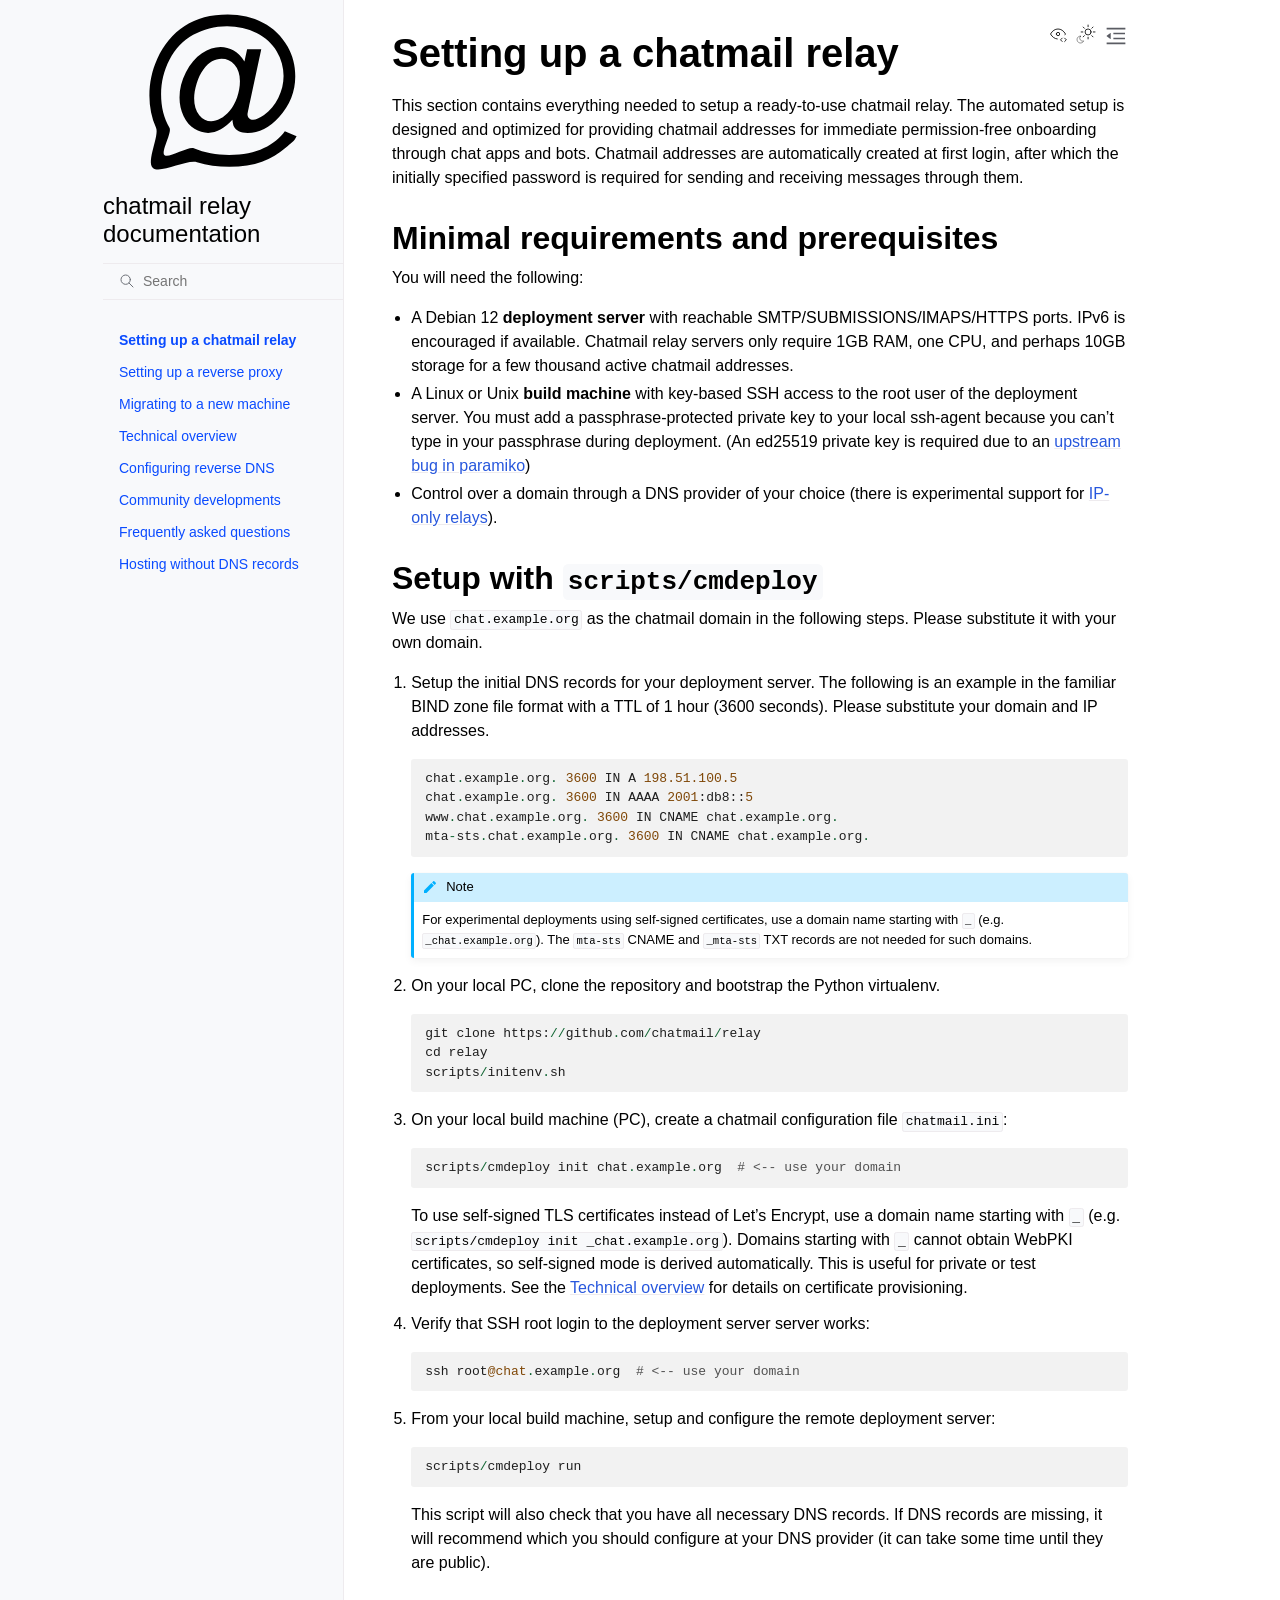
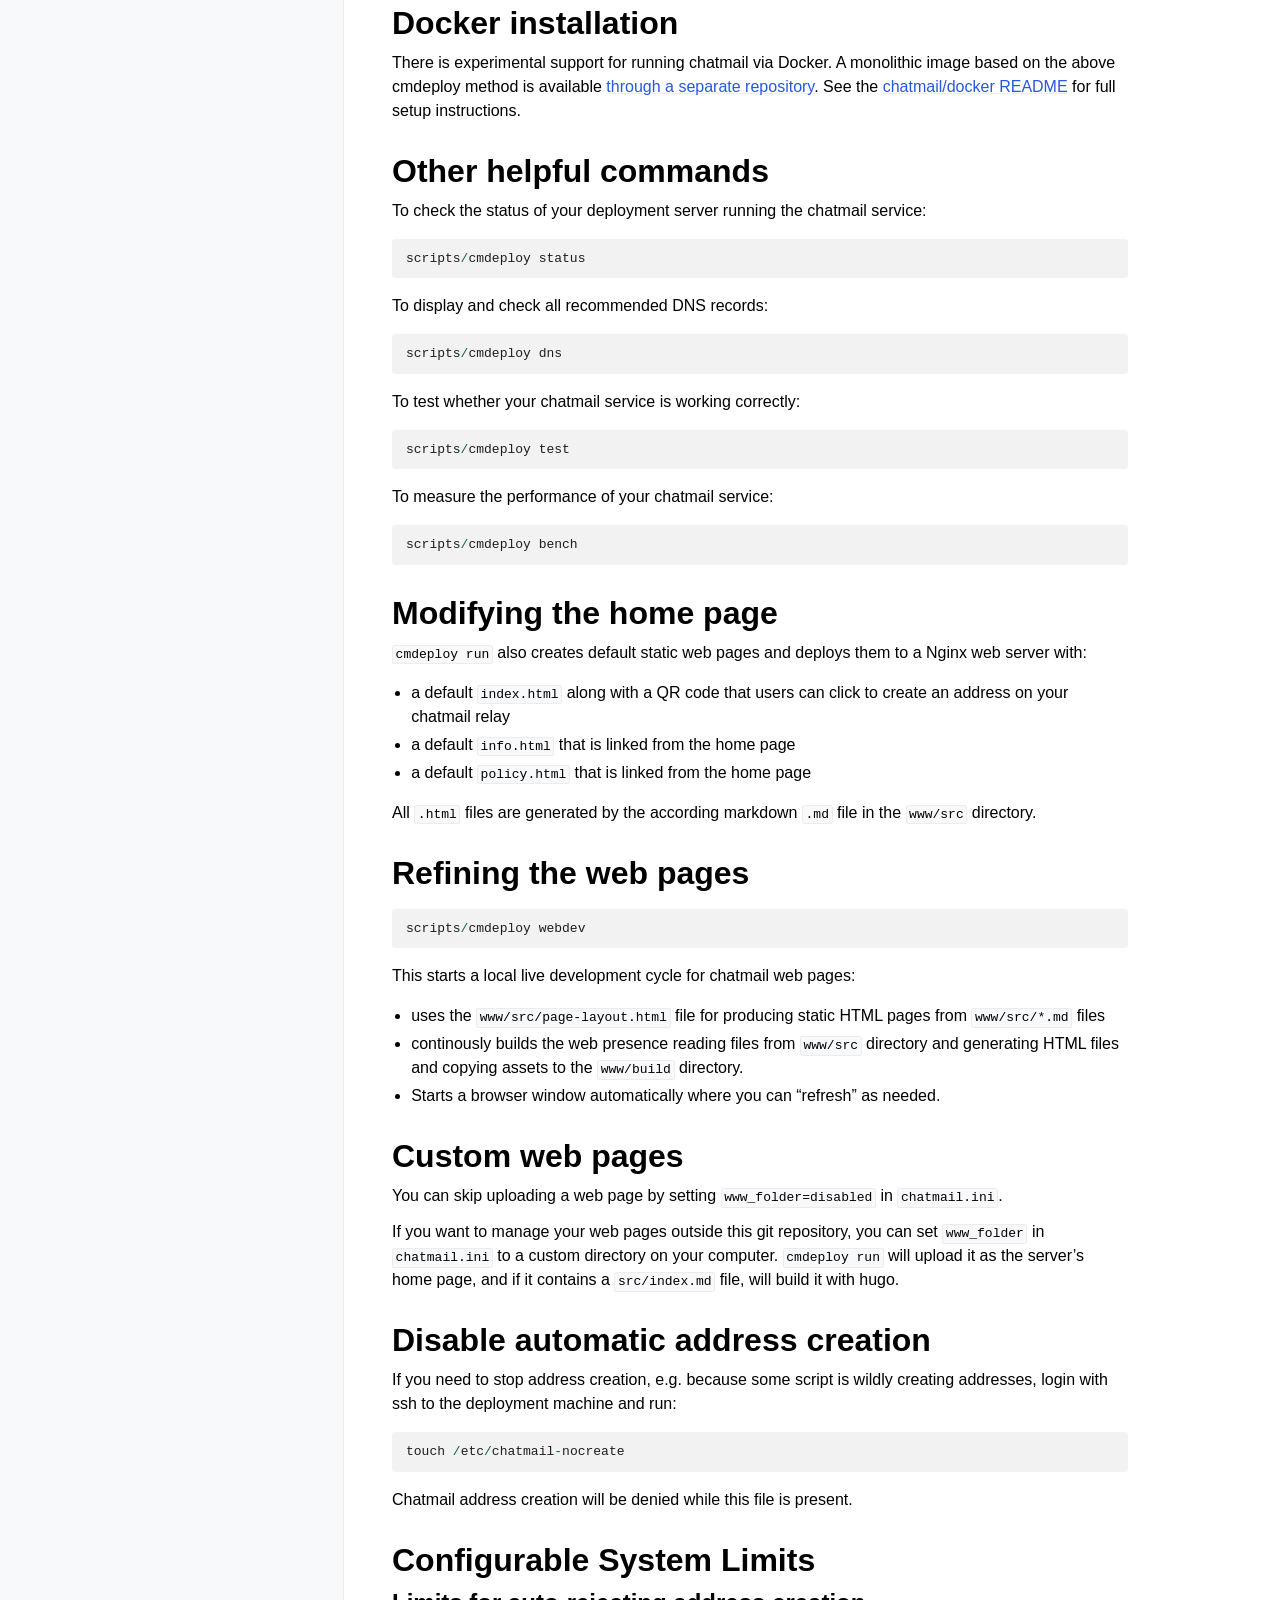
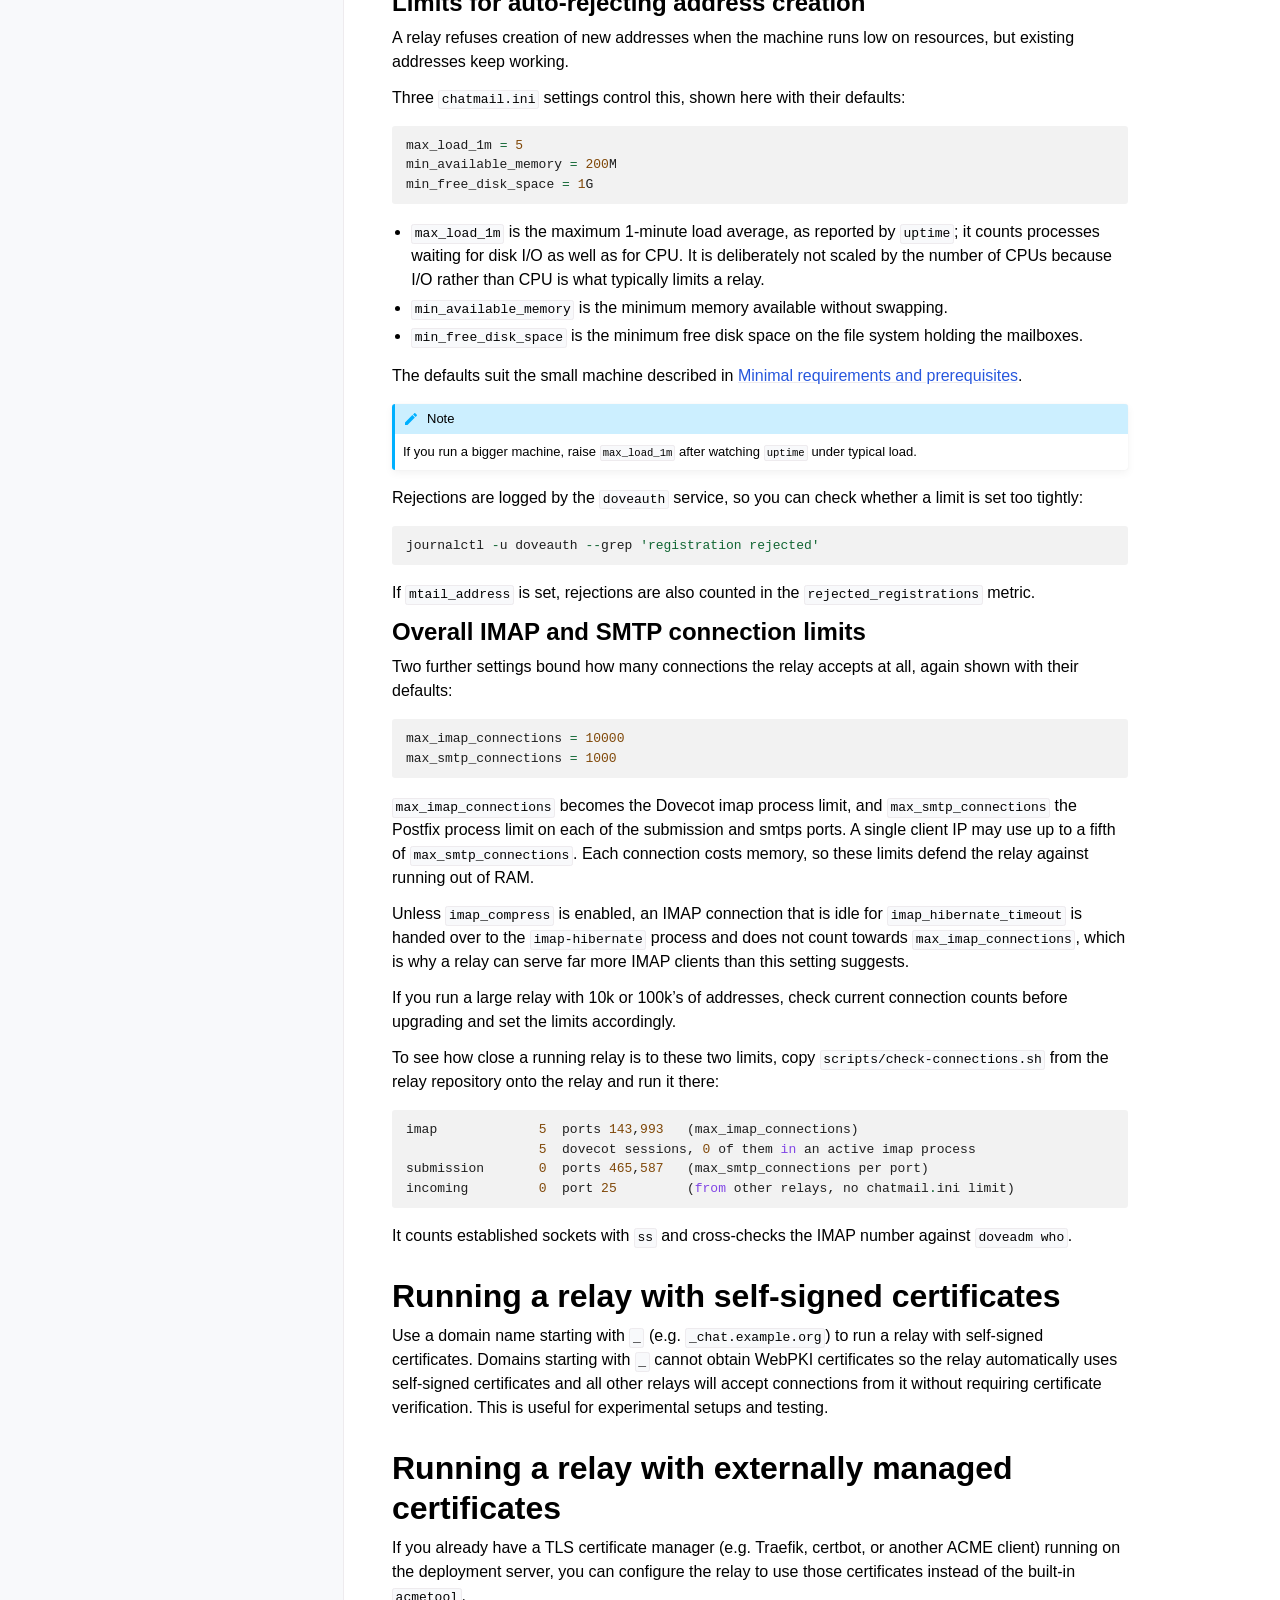
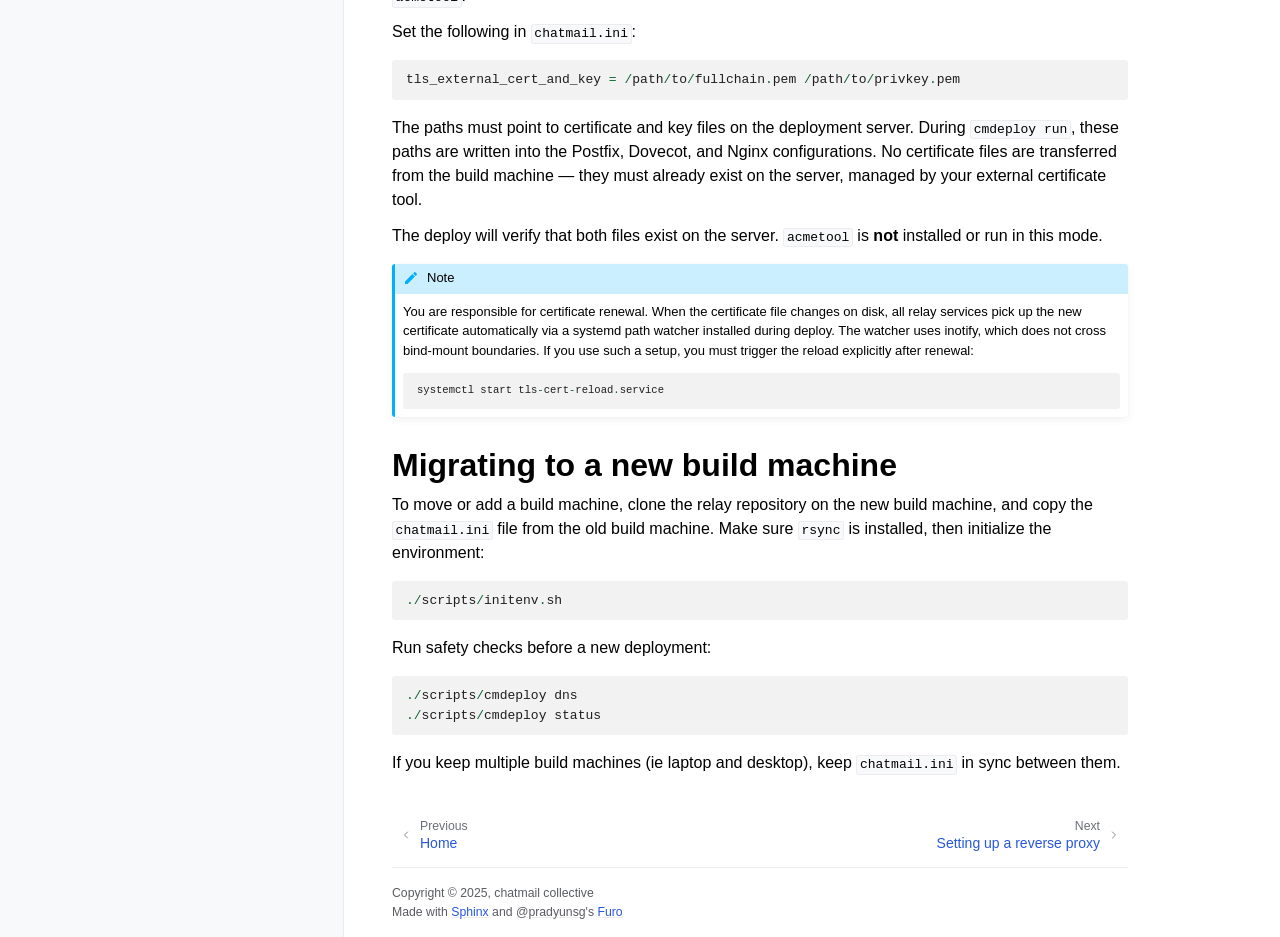
<file: doc/relay/getting_started.html>
<!doctype html>
<html class="no-js" lang="en" data-content_root="./">
  <head><meta charset="utf-8">
    <meta name="viewport" content="width=device-width,initial-scale=1">
    <meta name="color-scheme" content="light dark"><meta name="viewport" content="width=device-width, initial-scale=1" />
<link rel="index" title="Index" href="genindex.html"><link rel="search" title="Search" href="search.html"><link rel="next" title="Setting up a reverse proxy" href="proxy.html"><link rel="prev" title="chatmail relay documentation" href="index.html">
        <link rel="prefetch" href="_static/chatmail.svg" as="image">

    <!-- Generated with Sphinx 9.1.0 and Furo 2025.12.19 -->
        <title>Setting up a chatmail relay - chatmail relay documentation</title>
      <link rel="stylesheet" type="text/css" href="_static/pygments.css" />
    <link rel="stylesheet" type="text/css" href="_static/styles/furo.css" />
    <link rel="stylesheet" type="text/css" href="_static/styles/furo-extensions.css" />
    <link rel="stylesheet" type="text/css" href="_static/custom.css" />
    
    


<style>
  body {
    --color-code-background: #f2f2f2;
  --color-code-foreground: #1e1e1e;
  
  }
  @media not print {
    body[data-theme="dark"] {
      --color-code-background: #202020;
  --color-code-foreground: #d0d0d0;
  
    }
    @media (prefers-color-scheme: dark) {
      body:not([data-theme="light"]) {
        --color-code-background: #202020;
  --color-code-foreground: #d0d0d0;
  
      }
    }
  }
</style></head>
  <body>
    
    <script>
      document.body.dataset.theme = localStorage.getItem("theme") || "auto";
    </script>
    

<svg xmlns="http://www.w3.org/2000/svg" style="display: none;">
  <symbol id="svg-toc" viewBox="0 0 24 24">
    <title>Contents</title>
    <svg stroke="currentColor" fill="currentColor" stroke-width="0" viewBox="0 0 1024 1024">
      <path d="M408 442h480c4.4 0 8-3.6 8-8v-56c0-4.4-3.6-8-8-8H408c-4.4 0-8 3.6-8 8v56c0 4.4 3.6 8 8 8zm-8 204c0 4.4 3.6 8 8 8h480c4.4 0 8-3.6 8-8v-56c0-4.4-3.6-8-8-8H408c-4.4 0-8 3.6-8 8v56zm504-486H120c-4.4 0-8 3.6-8 8v56c0 4.4 3.6 8 8 8h784c4.4 0 8-3.6 8-8v-56c0-4.4-3.6-8-8-8zm0 632H120c-4.4 0-8 3.6-8 8v56c0 4.4 3.6 8 8 8h784c4.4 0 8-3.6 8-8v-56c0-4.4-3.6-8-8-8zM115.4 518.9L271.7 642c5.8 4.6 14.4.5 14.4-6.9V388.9c0-7.4-8.5-11.5-14.4-6.9L115.4 505.1a8.74 8.74 0 0 0 0 13.8z"/>
    </svg>
  </symbol>
  <symbol id="svg-menu" viewBox="0 0 24 24">
    <title>Menu</title>
    <svg xmlns="http://www.w3.org/2000/svg" viewBox="0 0 24 24" fill="none" stroke="currentColor"
      stroke-width="2" stroke-linecap="round" stroke-linejoin="round" class="feather-menu">
      <line x1="3" y1="12" x2="21" y2="12"></line>
      <line x1="3" y1="6" x2="21" y2="6"></line>
      <line x1="3" y1="18" x2="21" y2="18"></line>
    </svg>
  </symbol>
  <symbol id="svg-arrow-right" viewBox="0 0 24 24">
    <title>Expand</title>
    <svg xmlns="http://www.w3.org/2000/svg" viewBox="0 0 24 24" fill="none" stroke="currentColor"
      stroke-width="2" stroke-linecap="round" stroke-linejoin="round" class="feather-chevron-right">
      <polyline points="9 18 15 12 9 6"></polyline>
    </svg>
  </symbol>
  <symbol id="svg-sun" viewBox="0 0 24 24">
    <title>Light mode</title>
    <svg xmlns="http://www.w3.org/2000/svg" viewBox="0 0 24 24" fill="none" stroke="currentColor"
      stroke-width="1" stroke-linecap="round" stroke-linejoin="round" class="feather-sun">
      <circle cx="12" cy="12" r="5"></circle>
      <line x1="12" y1="1" x2="12" y2="3"></line>
      <line x1="12" y1="21" x2="12" y2="23"></line>
      <line x1="4.22" y1="4.22" x2="5.64" y2="5.64"></line>
      <line x1="18.36" y1="18.36" x2="19.78" y2="19.78"></line>
      <line x1="1" y1="12" x2="3" y2="12"></line>
      <line x1="21" y1="12" x2="23" y2="12"></line>
      <line x1="4.22" y1="19.78" x2="5.64" y2="18.36"></line>
      <line x1="18.36" y1="5.64" x2="19.78" y2="4.22"></line>
    </svg>
  </symbol>
  <symbol id="svg-moon" viewBox="0 0 24 24">
    <title>Dark mode</title>
    <svg xmlns="http://www.w3.org/2000/svg" viewBox="0 0 24 24" fill="none" stroke="currentColor"
      stroke-width="1" stroke-linecap="round" stroke-linejoin="round" class="icon-tabler-moon">
      <path stroke="none" d="M0 0h24v24H0z" fill="none" />
      <path d="M12 3c.132 0 .263 0 .393 0a7.5 7.5 0 0 0 7.92 12.446a9 9 0 1 1 -8.313 -12.454z" />
    </svg>
  </symbol>
  <symbol id="svg-sun-with-moon" viewBox="0 0 24 24">
    <title>Auto light/dark, in light mode</title>
    <svg xmlns="http://www.w3.org/2000/svg" viewBox="0 0 24 24" fill="none" stroke="currentColor"
      stroke-width="1" stroke-linecap="round" stroke-linejoin="round"
      class="icon-custom-derived-from-feather-sun-and-tabler-moon">
      <path style="opacity: 50%" d="M 5.411 14.504 C 5.471 14.504 5.532 14.504 5.591 14.504 C 3.639 16.319 4.383 19.569 6.931 20.352 C 7.693 20.586 8.512 20.551 9.25 20.252 C 8.023 23.207 4.056 23.725 2.11 21.184 C 0.166 18.642 1.702 14.949 4.874 14.536 C 5.051 14.512 5.231 14.5 5.411 14.5 L 5.411 14.504 Z"/>
      <line x1="14.5" y1="3.25" x2="14.5" y2="1.25"/>
      <line x1="14.5" y1="15.85" x2="14.5" y2="17.85"/>
      <line x1="10.044" y1="5.094" x2="8.63" y2="3.68"/>
      <line x1="19" y1="14.05" x2="20.414" y2="15.464"/>
      <line x1="8.2" y1="9.55" x2="6.2" y2="9.55"/>
      <line x1="20.8" y1="9.55" x2="22.8" y2="9.55"/>
      <line x1="10.044" y1="14.006" x2="8.63" y2="15.42"/>
      <line x1="19" y1="5.05" x2="20.414" y2="3.636"/>
      <circle cx="14.5" cy="9.55" r="3.6"/>
    </svg>
  </symbol>
  <symbol id="svg-moon-with-sun" viewBox="0 0 24 24">
    <title>Auto light/dark, in dark mode</title>
    <svg xmlns="http://www.w3.org/2000/svg" viewBox="0 0 24 24" fill="none" stroke="currentColor"
      stroke-width="1" stroke-linecap="round" stroke-linejoin="round"
      class="icon-custom-derived-from-feather-sun-and-tabler-moon">
      <path d="M 8.282 7.007 C 8.385 7.007 8.494 7.007 8.595 7.007 C 5.18 10.184 6.481 15.869 10.942 17.24 C 12.275 17.648 13.706 17.589 15 17.066 C 12.851 22.236 5.91 23.143 2.505 18.696 C -0.897 14.249 1.791 7.786 7.342 7.063 C 7.652 7.021 7.965 7 8.282 7 L 8.282 7.007 Z"/>
      <line style="opacity: 50%" x1="18" y1="3.705" x2="18" y2="2.5"/>
      <line style="opacity: 50%" x1="18" y1="11.295" x2="18" y2="12.5"/>
      <line style="opacity: 50%" x1="15.316" y1="4.816" x2="14.464" y2="3.964"/>
      <line style="opacity: 50%" x1="20.711" y1="10.212" x2="21.563" y2="11.063"/>
      <line style="opacity: 50%" x1="14.205" y1="7.5" x2="13.001" y2="7.5"/>
      <line style="opacity: 50%" x1="21.795" y1="7.5" x2="23" y2="7.5"/>
      <line style="opacity: 50%" x1="15.316" y1="10.184" x2="14.464" y2="11.036"/>
      <line style="opacity: 50%" x1="20.711" y1="4.789" x2="21.563" y2="3.937"/>
      <circle style="opacity: 50%" cx="18" cy="7.5" r="2.169"/>
    </svg>
  </symbol>
  <symbol id="svg-pencil" viewBox="0 0 24 24">
    <svg xmlns="http://www.w3.org/2000/svg" viewBox="0 0 24 24" fill="none" stroke="currentColor"
      stroke-width="1" stroke-linecap="round" stroke-linejoin="round" class="icon-tabler-pencil-code">
      <path d="M4 20h4l10.5 -10.5a2.828 2.828 0 1 0 -4 -4l-10.5 10.5v4" />
      <path d="M13.5 6.5l4 4" />
      <path d="M20 21l2 -2l-2 -2" />
      <path d="M17 17l-2 2l2 2" />
    </svg>
  </symbol>
  <symbol id="svg-eye" viewBox="0 0 24 24">
    <svg xmlns="http://www.w3.org/2000/svg" viewBox="0 0 24 24" fill="none" stroke="currentColor"
      stroke-width="1" stroke-linecap="round" stroke-linejoin="round" class="icon-tabler-eye-code">
      <path stroke="none" d="M0 0h24v24H0z" fill="none" />
      <path d="M10 12a2 2 0 1 0 4 0a2 2 0 0 0 -4 0" />
      <path
        d="M11.11 17.958c-3.209 -.307 -5.91 -2.293 -8.11 -5.958c2.4 -4 5.4 -6 9 -6c3.6 0 6.6 2 9 6c-.21 .352 -.427 .688 -.647 1.008" />
      <path d="M20 21l2 -2l-2 -2" />
      <path d="M17 17l-2 2l2 2" />
    </svg>
  </symbol>
</svg>

<input type="checkbox" class="sidebar-toggle" name="__navigation" id="__navigation" aria-label="Toggle site navigation sidebar">
<input type="checkbox" class="sidebar-toggle" name="__toc" id="__toc" aria-label="Toggle table of contents sidebar">
<label class="overlay sidebar-overlay" for="__navigation"></label>
<label class="overlay toc-overlay" for="__toc"></label>

<a class="skip-to-content muted-link" href="#furo-main-content">Skip to content</a>



<div class="page">
  <header class="mobile-header">
    <div class="header-left">
      <label class="nav-overlay-icon" for="__navigation">
        <span class="icon"><svg><use href="#svg-menu"></use></svg></span>
      </label>
    </div>
    <div class="header-center">
      <a href="index.html"><div class="brand">chatmail relay documentation</div></a>
    </div>
    <div class="header-right">
      <div class="theme-toggle-container theme-toggle-header">
        <button class="theme-toggle" aria-label="Toggle Light / Dark / Auto color theme">
          <svg class="theme-icon-when-auto-light"><use href="#svg-sun-with-moon"></use></svg>
          <svg class="theme-icon-when-auto-dark"><use href="#svg-moon-with-sun"></use></svg>
          <svg class="theme-icon-when-dark"><use href="#svg-moon"></use></svg>
          <svg class="theme-icon-when-light"><use href="#svg-sun"></use></svg>
        </button>
      </div>
      <label class="toc-overlay-icon toc-header-icon" for="__toc">
        <span class="icon"><svg><use href="#svg-toc"></use></svg></span>
      </label>
    </div>
  </header>
  <aside class="sidebar-drawer">
    <div class="sidebar-container">
      
      <div class="sidebar-sticky"><a class="sidebar-brand" href="index.html">
  <div class="sidebar-logo-container">
    <img class="sidebar-logo" src="_static/chatmail.svg" alt="Logo"/>
  </div>
  
  <span class="sidebar-brand-text">chatmail relay documentation</span>
  
</a><form class="sidebar-search-container" method="get" action="search.html" role="search">
  <input class="sidebar-search" placeholder="Search" name="q" aria-label="Search">
  <input type="hidden" name="check_keywords" value="yes">
  <input type="hidden" name="area" value="default">
</form>
<div id="searchbox"></div><div class="sidebar-scroll"><div class="sidebar-tree">
  <ul class="current">
<li class="toctree-l1 current current-page"><a class="current reference internal" href="#">Setting up a chatmail relay</a></li>
<li class="toctree-l1"><a class="reference internal" href="proxy.html">Setting up a reverse proxy</a></li>
<li class="toctree-l1"><a class="reference internal" href="migrate.html">Migrating to a new machine</a></li>
<li class="toctree-l1"><a class="reference internal" href="overview.html">Technical overview</a></li>
<li class="toctree-l1"><a class="reference internal" href="reverse_dns.html">Configuring reverse DNS</a></li>
<li class="toctree-l1"><a class="reference internal" href="related.html">Community developments</a></li>
<li class="toctree-l1"><a class="reference internal" href="faq.html">Frequently asked questions</a></li>
<li class="toctree-l1"><a class="reference internal" href="iponly.html">Hosting without DNS records</a></li>
</ul>

</div>
</div>

      </div>
      
    </div>
  </aside>
  <div class="main">
    <div class="content">
      <div class="article-container">
        <a href="#" class="back-to-top muted-link">
          <svg xmlns="http://www.w3.org/2000/svg" viewBox="0 0 24 24">
            <path d="M13 20h-2V8l-5.5 5.5-1.42-1.42L12 4.16l7.92 7.92-1.42 1.42L13 8v12z"></path>
          </svg>
          <span>Back to top</span>
        </a>
        <div class="content-icon-container">
          <div class="view-this-page">
  <a class="muted-link" href="_sources/getting_started.rst.txt" title="View this page">
    <svg><use href="#svg-eye"></use></svg>
    <span class="visually-hidden">View this page</span>
  </a>
</div>
<div class="theme-toggle-container theme-toggle-content">
            <button class="theme-toggle" aria-label="Toggle Light / Dark / Auto color theme">
              <svg class="theme-icon-when-auto-light"><use href="#svg-sun-with-moon"></use></svg>
              <svg class="theme-icon-when-auto-dark"><use href="#svg-moon-with-sun"></use></svg>
              <svg class="theme-icon-when-dark"><use href="#svg-moon"></use></svg>
              <svg class="theme-icon-when-light"><use href="#svg-sun"></use></svg>
            </button>
          </div>
          <label class="toc-overlay-icon toc-content-icon" for="__toc">
            <span class="icon"><svg><use href="#svg-toc"></use></svg></span>
          </label>
        </div>
        <article role="main" id="furo-main-content">
          <section id="setting-up-a-chatmail-relay">
<h1>Setting up a chatmail relay<a class="headerlink" href="#setting-up-a-chatmail-relay" title="Link to this heading">¶</a></h1>
<p>This section contains everything needed to setup a ready-to-use chatmail relay.
The automated setup is designed and optimized for providing chatmail
addresses for immediate permission-free onboarding through chat apps and bots.
Chatmail addresses are automatically created at first login,
after which the initially specified password is required
for sending and receiving messages through them.</p>
<section id="minimal-requirements-and-prerequisites">
<h2>Minimal requirements and prerequisites<a class="headerlink" href="#minimal-requirements-and-prerequisites" title="Link to this heading">¶</a></h2>
<p>You will need the following:</p>
<ul class="simple">
<li><p>A Debian 12 <strong>deployment server</strong> with reachable SMTP/SUBMISSIONS/IMAPS/HTTPS ports.
IPv6 is encouraged if available. Chatmail relay servers only require
1GB RAM, one CPU, and perhaps 10GB storage for a few thousand active
chatmail addresses.</p></li>
<li><p>A Linux or Unix <strong>build machine</strong> with key-based SSH access to the root
user of the deployment server.
You must add a passphrase-protected private key to your local ssh-agent because you
can’t type in your passphrase during deployment.
(An ed25519 private key is required due to an <a class="reference external" href="https://github.com/paramiko/paramiko/issues/2191">upstream bug in
paramiko</a>)</p></li>
<li><p>Control over a domain through a DNS provider of your choice
(there is experimental support for <a class="reference internal" href="iponly.html#iponly"><span class="std std-ref">IP-only relays</span></a>).</p></li>
</ul>
</section>
<section id="setup-with-scripts-cmdeploy">
<span id="setup"></span><h2>Setup with <code class="docutils literal notranslate"><span class="pre">scripts/cmdeploy</span></code><a class="headerlink" href="#setup-with-scripts-cmdeploy" title="Link to this heading">¶</a></h2>
<p>We use <code class="docutils literal notranslate"><span class="pre">chat.example.org</span></code> as the chatmail domain in the following
steps. Please substitute it with your own domain.</p>
<ol class="arabic">
<li><p>Setup the initial DNS records for your deployment server.
The following is an example in the
familiar BIND zone file format with a TTL of 1 hour (3600 seconds).
Please substitute your domain and IP addresses.</p>
<div class="highlight-default notranslate"><div class="highlight"><pre><span></span><span class="n">chat</span><span class="o">.</span><span class="n">example</span><span class="o">.</span><span class="n">org</span><span class="o">.</span> <span class="mi">3600</span> <span class="n">IN</span> <span class="n">A</span> <span class="mf">198.51.100.5</span>
<span class="n">chat</span><span class="o">.</span><span class="n">example</span><span class="o">.</span><span class="n">org</span><span class="o">.</span> <span class="mi">3600</span> <span class="n">IN</span> <span class="n">AAAA</span> <span class="mi">2001</span><span class="p">:</span><span class="n">db8</span><span class="p">::</span><span class="mi">5</span>
<span class="n">www</span><span class="o">.</span><span class="n">chat</span><span class="o">.</span><span class="n">example</span><span class="o">.</span><span class="n">org</span><span class="o">.</span> <span class="mi">3600</span> <span class="n">IN</span> <span class="n">CNAME</span> <span class="n">chat</span><span class="o">.</span><span class="n">example</span><span class="o">.</span><span class="n">org</span><span class="o">.</span>
<span class="n">mta</span><span class="o">-</span><span class="n">sts</span><span class="o">.</span><span class="n">chat</span><span class="o">.</span><span class="n">example</span><span class="o">.</span><span class="n">org</span><span class="o">.</span> <span class="mi">3600</span> <span class="n">IN</span> <span class="n">CNAME</span> <span class="n">chat</span><span class="o">.</span><span class="n">example</span><span class="o">.</span><span class="n">org</span><span class="o">.</span>
</pre></div>
</div>
<div class="admonition note">
<p class="admonition-title">Note</p>
<p>For experimental deployments using self-signed certificates,
use a domain name starting with <code class="docutils literal notranslate"><span class="pre">_</span></code>
(e.g. <code class="docutils literal notranslate"><span class="pre">_chat.example.org</span></code>).
The <code class="docutils literal notranslate"><span class="pre">mta-sts</span></code> CNAME and <code class="docutils literal notranslate"><span class="pre">_mta-sts</span></code> TXT records
are not needed for such domains.</p>
</div>
</li>
<li><p>On your local PC, clone the repository and bootstrap the Python
virtualenv.</p>
<div class="highlight-default notranslate"><div class="highlight"><pre><span></span><span class="n">git</span> <span class="n">clone</span> <span class="n">https</span><span class="p">:</span><span class="o">//</span><span class="n">github</span><span class="o">.</span><span class="n">com</span><span class="o">/</span><span class="n">chatmail</span><span class="o">/</span><span class="n">relay</span>
<span class="n">cd</span> <span class="n">relay</span>
<span class="n">scripts</span><span class="o">/</span><span class="n">initenv</span><span class="o">.</span><span class="n">sh</span>
</pre></div>
</div>
</li>
<li><p>On your local build machine (PC), create a chatmail configuration file
<code class="docutils literal notranslate"><span class="pre">chatmail.ini</span></code>:</p>
<div class="highlight-default notranslate"><div class="highlight"><pre><span></span><span class="n">scripts</span><span class="o">/</span><span class="n">cmdeploy</span> <span class="n">init</span> <span class="n">chat</span><span class="o">.</span><span class="n">example</span><span class="o">.</span><span class="n">org</span>  <span class="c1"># &lt;-- use your domain</span>
</pre></div>
</div>
<p>To use self-signed TLS certificates
instead of Let’s Encrypt,
use a domain name starting with <code class="docutils literal notranslate"><span class="pre">_</span></code>
(e.g. <code class="docutils literal notranslate"><span class="pre">scripts/cmdeploy</span> <span class="pre">init</span> <span class="pre">_chat.example.org</span></code>).
Domains starting with <code class="docutils literal notranslate"><span class="pre">_</span></code> cannot obtain WebPKI certificates,
so self-signed mode is derived automatically.
This is useful for private or test deployments.
See the <a class="reference internal" href="overview.html"><span class="doc">Technical overview</span></a>
for details on certificate provisioning.</p>
</li>
<li><p>Verify that SSH root login to the deployment server server works:</p>
<div class="highlight-default notranslate"><div class="highlight"><pre><span></span><span class="n">ssh</span> <span class="n">root</span><span class="nd">@chat</span><span class="o">.</span><span class="n">example</span><span class="o">.</span><span class="n">org</span>  <span class="c1"># &lt;-- use your domain</span>
</pre></div>
</div>
</li>
<li><p>From your local build machine, setup and configure the remote deployment server:</p>
<div class="highlight-default notranslate"><div class="highlight"><pre><span></span><span class="n">scripts</span><span class="o">/</span><span class="n">cmdeploy</span> <span class="n">run</span>
</pre></div>
</div>
<p>This script will also check that you have all necessary DNS records.
If DNS records are missing, it will recommend which you should
configure at your DNS provider (it can take some time until they are
public).</p>
</li>
</ol>
</section>
<section id="docker-installation">
<h2>Docker installation<a class="headerlink" href="#docker-installation" title="Link to this heading">¶</a></h2>
<p>There is experimental support for running chatmail via Docker.
A monolithic image based on the above cmdeploy method is available <a class="reference external" href="https://github.com/chatmail/docker/pkgs/container/docker">through a separate repository</a>.
See the <a class="reference external" href="https://github.com/chatmail/docker">chatmail/docker README</a> for full setup instructions.</p>
</section>
<section id="other-helpful-commands">
<h2>Other helpful commands<a class="headerlink" href="#other-helpful-commands" title="Link to this heading">¶</a></h2>
<p>To check the status of your deployment server running the chatmail service:</p>
<div class="highlight-default notranslate"><div class="highlight"><pre><span></span><span class="n">scripts</span><span class="o">/</span><span class="n">cmdeploy</span> <span class="n">status</span>
</pre></div>
</div>
<p>To display and check all recommended DNS records:</p>
<div class="highlight-default notranslate"><div class="highlight"><pre><span></span><span class="n">scripts</span><span class="o">/</span><span class="n">cmdeploy</span> <span class="n">dns</span>
</pre></div>
</div>
<p>To test whether your chatmail service is working correctly:</p>
<div class="highlight-default notranslate"><div class="highlight"><pre><span></span><span class="n">scripts</span><span class="o">/</span><span class="n">cmdeploy</span> <span class="n">test</span>
</pre></div>
</div>
<p>To measure the performance of your chatmail service:</p>
<div class="highlight-default notranslate"><div class="highlight"><pre><span></span><span class="n">scripts</span><span class="o">/</span><span class="n">cmdeploy</span> <span class="n">bench</span>
</pre></div>
</div>
</section>
<section id="modifying-the-home-page">
<h2>Modifying the home page<a class="headerlink" href="#modifying-the-home-page" title="Link to this heading">¶</a></h2>
<p><code class="docutils literal notranslate"><span class="pre">cmdeploy</span> <span class="pre">run</span></code> also creates default static web pages and deploys them
to a Nginx web server with:</p>
<ul class="simple">
<li><p>a default <code class="docutils literal notranslate"><span class="pre">index.html</span></code> along with a QR code that users can click to
create an address on your chatmail relay</p></li>
<li><p>a default <code class="docutils literal notranslate"><span class="pre">info.html</span></code> that is linked from the home page</p></li>
<li><p>a default <code class="docutils literal notranslate"><span class="pre">policy.html</span></code> that is linked from the home page</p></li>
</ul>
<p>All <code class="docutils literal notranslate"><span class="pre">.html</span></code> files are generated by the according markdown <code class="docutils literal notranslate"><span class="pre">.md</span></code> file
in the <code class="docutils literal notranslate"><span class="pre">www/src</span></code> directory.</p>
</section>
<section id="refining-the-web-pages">
<h2>Refining the web pages<a class="headerlink" href="#refining-the-web-pages" title="Link to this heading">¶</a></h2>
<div class="highlight-default notranslate"><div class="highlight"><pre><span></span><span class="n">scripts</span><span class="o">/</span><span class="n">cmdeploy</span> <span class="n">webdev</span>
</pre></div>
</div>
<p>This starts a local live development cycle for chatmail web pages:</p>
<ul class="simple">
<li><p>uses the <code class="docutils literal notranslate"><span class="pre">www/src/page-layout.html</span></code> file for producing static HTML
pages from <code class="docutils literal notranslate"><span class="pre">www/src/*.md</span></code> files</p></li>
<li><p>continously builds the web presence reading files from <code class="docutils literal notranslate"><span class="pre">www/src</span></code>
directory and generating HTML files and copying assets to the
<code class="docutils literal notranslate"><span class="pre">www/build</span></code> directory.</p></li>
<li><p>Starts a browser window automatically where you can “refresh” as
needed.</p></li>
</ul>
</section>
<section id="custom-web-pages">
<h2>Custom web pages<a class="headerlink" href="#custom-web-pages" title="Link to this heading">¶</a></h2>
<p>You can skip uploading a web page by setting <code class="docutils literal notranslate"><span class="pre">www_folder=disabled</span></code> in
<code class="docutils literal notranslate"><span class="pre">chatmail.ini</span></code>.</p>
<p>If you want to manage your web pages outside this git repository, you
can set <code class="docutils literal notranslate"><span class="pre">www_folder</span></code> in <code class="docutils literal notranslate"><span class="pre">chatmail.ini</span></code> to a custom directory on your
computer. <code class="docutils literal notranslate"><span class="pre">cmdeploy</span> <span class="pre">run</span></code> will upload it as the server’s home page, and
if it contains a <code class="docutils literal notranslate"><span class="pre">src/index.md</span></code> file, will build it with hugo.</p>
</section>
<section id="disable-automatic-address-creation">
<h2>Disable automatic address creation<a class="headerlink" href="#disable-automatic-address-creation" title="Link to this heading">¶</a></h2>
<p>If you need to stop address creation, e.g. because some script is wildly
creating addresses, login with ssh to the deployment machine and run:</p>
<div class="highlight-default notranslate"><div class="highlight"><pre><span></span><span class="n">touch</span> <span class="o">/</span><span class="n">etc</span><span class="o">/</span><span class="n">chatmail</span><span class="o">-</span><span class="n">nocreate</span>
</pre></div>
</div>
<p>Chatmail address creation will be denied while this file is present.</p>
</section>
<section id="configurable-system-limits">
<span id="system-limits"></span><h2>Configurable System Limits<a class="headerlink" href="#configurable-system-limits" title="Link to this heading">¶</a></h2>
<section id="limits-for-auto-rejecting-address-creation">
<h3>Limits for auto-rejecting address creation<a class="headerlink" href="#limits-for-auto-rejecting-address-creation" title="Link to this heading">¶</a></h3>
<p>A relay refuses creation of new addresses
when the machine runs low on resources,
but existing addresses keep working.</p>
<p>Three <code class="docutils literal notranslate"><span class="pre">chatmail.ini</span></code> settings control this,
shown here with their defaults:</p>
<div class="highlight-default notranslate"><div class="highlight"><pre><span></span><span class="n">max_load_1m</span> <span class="o">=</span> <span class="mi">5</span>
<span class="n">min_available_memory</span> <span class="o">=</span> <span class="mi">200</span><span class="n">M</span>
<span class="n">min_free_disk_space</span> <span class="o">=</span> <span class="mi">1</span><span class="n">G</span>
</pre></div>
</div>
<ul class="simple">
<li><p><code class="docutils literal notranslate"><span class="pre">max_load_1m</span></code> is the maximum 1-minute load average,
as reported by <code class="docutils literal notranslate"><span class="pre">uptime</span></code>;
it counts processes waiting for disk I/O as well as for CPU.
It is deliberately not scaled by the number of CPUs
because I/O rather than CPU is what typically limits a relay.</p></li>
<li><p><code class="docutils literal notranslate"><span class="pre">min_available_memory</span></code> is the minimum memory available without swapping.</p></li>
<li><p><code class="docutils literal notranslate"><span class="pre">min_free_disk_space</span></code> is the minimum free disk space
on the file system holding the mailboxes.</p></li>
</ul>
<p>The defaults suit the small machine described in
<a class="reference internal" href="#minimal-requirements-and-prerequisites">Minimal requirements and prerequisites</a>.</p>
<div class="admonition note">
<p class="admonition-title">Note</p>
<p>If you run a bigger machine,
raise <code class="docutils literal notranslate"><span class="pre">max_load_1m</span></code> after watching <code class="docutils literal notranslate"><span class="pre">uptime</span></code> under typical load.</p>
</div>
<p>Rejections are logged by the <code class="docutils literal notranslate"><span class="pre">doveauth</span></code> service,
so you can check whether a limit is set too tightly:</p>
<div class="highlight-default notranslate"><div class="highlight"><pre><span></span><span class="n">journalctl</span> <span class="o">-</span><span class="n">u</span> <span class="n">doveauth</span> <span class="o">--</span><span class="n">grep</span> <span class="s1">'registration rejected'</span>
</pre></div>
</div>
<p>If <code class="docutils literal notranslate"><span class="pre">mtail_address</span></code> is set, rejections are also counted
in the <code class="docutils literal notranslate"><span class="pre">rejected_registrations</span></code> metric.</p>
</section>
<section id="overall-imap-and-smtp-connection-limits">
<h3>Overall IMAP and SMTP connection limits<a class="headerlink" href="#overall-imap-and-smtp-connection-limits" title="Link to this heading">¶</a></h3>
<p>Two further settings bound how many connections
the relay accepts at all, again shown with their defaults:</p>
<div class="highlight-default notranslate"><div class="highlight"><pre><span></span><span class="n">max_imap_connections</span> <span class="o">=</span> <span class="mi">10000</span>
<span class="n">max_smtp_connections</span> <span class="o">=</span> <span class="mi">1000</span>
</pre></div>
</div>
<p><code class="docutils literal notranslate"><span class="pre">max_imap_connections</span></code> becomes the Dovecot imap process limit,
and <code class="docutils literal notranslate"><span class="pre">max_smtp_connections</span></code> the Postfix process limit
on each of the submission and smtps ports.
A single client IP may use up to a fifth of <code class="docutils literal notranslate"><span class="pre">max_smtp_connections</span></code>.
Each connection costs memory,
so these limits defend the relay against running out of RAM.</p>
<p>Unless <code class="docutils literal notranslate"><span class="pre">imap_compress</span></code> is enabled,
an IMAP connection that is idle for <code class="docutils literal notranslate"><span class="pre">imap_hibernate_timeout</span></code>
is handed over to the <code class="docutils literal notranslate"><span class="pre">imap-hibernate</span></code> process
and does not count towards <code class="docutils literal notranslate"><span class="pre">max_imap_connections</span></code>,
which is why a relay can serve far more IMAP clients
than this setting suggests.</p>
<p>If you run a large relay with 10k or 100k’s of addresses,
check current connection counts before upgrading
and set the limits accordingly.</p>
<p>To see how close a running relay is to these two limits,
copy <code class="docutils literal notranslate"><span class="pre">scripts/check-connections.sh</span></code> from the relay repository
onto the relay and run it there:</p>
<div class="highlight-default notranslate"><div class="highlight"><pre><span></span><span class="n">imap</span>             <span class="mi">5</span>  <span class="n">ports</span> <span class="mi">143</span><span class="p">,</span><span class="mi">993</span>   <span class="p">(</span><span class="n">max_imap_connections</span><span class="p">)</span>
                 <span class="mi">5</span>  <span class="n">dovecot</span> <span class="n">sessions</span><span class="p">,</span> <span class="mi">0</span> <span class="n">of</span> <span class="n">them</span> <span class="ow">in</span> <span class="n">an</span> <span class="n">active</span> <span class="n">imap</span> <span class="n">process</span>
<span class="n">submission</span>       <span class="mi">0</span>  <span class="n">ports</span> <span class="mi">465</span><span class="p">,</span><span class="mi">587</span>   <span class="p">(</span><span class="n">max_smtp_connections</span> <span class="n">per</span> <span class="n">port</span><span class="p">)</span>
<span class="n">incoming</span>         <span class="mi">0</span>  <span class="n">port</span> <span class="mi">25</span>         <span class="p">(</span><span class="kn">from</span><span class="w"> </span><span class="nn">other</span> <span class="n">relays</span><span class="p">,</span> <span class="n">no</span> <span class="n">chatmail</span><span class="o">.</span><span class="n">ini</span> <span class="n">limit</span><span class="p">)</span>
</pre></div>
</div>
<p>It counts established sockets with <code class="docutils literal notranslate"><span class="pre">ss</span></code>
and cross-checks the IMAP number against <code class="docutils literal notranslate"><span class="pre">doveadm</span> <span class="pre">who</span></code>.</p>
</section>
</section>
<section id="running-a-relay-with-self-signed-certificates">
<h2>Running a relay with self-signed certificates<a class="headerlink" href="#running-a-relay-with-self-signed-certificates" title="Link to this heading">¶</a></h2>
<p>Use a domain name starting with <code class="docutils literal notranslate"><span class="pre">_</span></code> (e.g. <code class="docutils literal notranslate"><span class="pre">_chat.example.org</span></code>)
to run a relay with self-signed certificates.
Domains starting with <code class="docutils literal notranslate"><span class="pre">_</span></code> cannot obtain WebPKI certificates
so the relay automatically uses self-signed certificates
and all other relays will accept connections from it
without requiring certificate verification.
This is useful for experimental setups and testing.</p>
</section>
<section id="running-a-relay-with-externally-managed-certificates">
<span id="external-tls"></span><h2>Running a relay with externally managed certificates<a class="headerlink" href="#running-a-relay-with-externally-managed-certificates" title="Link to this heading">¶</a></h2>
<p>If you already have a TLS certificate manager
(e.g. Traefik, certbot, or another ACME client)
running on the deployment server,
you can configure the relay to use those certificates
instead of the built-in <code class="docutils literal notranslate"><span class="pre">acmetool</span></code>.</p>
<p>Set the following in <code class="docutils literal notranslate"><span class="pre">chatmail.ini</span></code>:</p>
<div class="highlight-default notranslate"><div class="highlight"><pre><span></span><span class="n">tls_external_cert_and_key</span> <span class="o">=</span> <span class="o">/</span><span class="n">path</span><span class="o">/</span><span class="n">to</span><span class="o">/</span><span class="n">fullchain</span><span class="o">.</span><span class="n">pem</span> <span class="o">/</span><span class="n">path</span><span class="o">/</span><span class="n">to</span><span class="o">/</span><span class="n">privkey</span><span class="o">.</span><span class="n">pem</span>
</pre></div>
</div>
<p>The paths must point to certificate and key files
on the deployment server.
During <code class="docutils literal notranslate"><span class="pre">cmdeploy</span> <span class="pre">run</span></code>, these paths are written into
the Postfix, Dovecot, and Nginx configurations.
No certificate files are transferred from the build machine —
they must already exist on the server,
managed by your external certificate tool.</p>
<p>The deploy will verify that both files exist on the server.
<code class="docutils literal notranslate"><span class="pre">acmetool</span></code> is <strong>not</strong> installed or run in this mode.</p>
<div class="admonition note">
<p class="admonition-title">Note</p>
<p>You are responsible for certificate renewal.
When the certificate file changes on disk,
all relay services pick up the new certificate automatically
via a systemd path watcher installed during deploy.
The watcher uses inotify, which does not cross bind-mount boundaries.
If you use such a setup, you must trigger the reload explicitly after renewal:</p>
<div class="highlight-default notranslate"><div class="highlight"><pre><span></span><span class="n">systemctl</span> <span class="n">start</span> <span class="n">tls</span><span class="o">-</span><span class="n">cert</span><span class="o">-</span><span class="n">reload</span><span class="o">.</span><span class="n">service</span>
</pre></div>
</div>
</div>
</section>
<section id="migrating-to-a-new-build-machine">
<h2>Migrating to a new build machine<a class="headerlink" href="#migrating-to-a-new-build-machine" title="Link to this heading">¶</a></h2>
<p>To move or add a build machine,
clone the relay repository on the new build machine, and copy the <code class="docutils literal notranslate"><span class="pre">chatmail.ini</span></code> file from the old build machine.
Make sure <code class="docutils literal notranslate"><span class="pre">rsync</span></code> is installed, then initialize the environment:</p>
<div class="highlight-default notranslate"><div class="highlight"><pre><span></span><span class="o">./</span><span class="n">scripts</span><span class="o">/</span><span class="n">initenv</span><span class="o">.</span><span class="n">sh</span>
</pre></div>
</div>
<p>Run safety checks before a new deployment:</p>
<div class="highlight-default notranslate"><div class="highlight"><pre><span></span><span class="o">./</span><span class="n">scripts</span><span class="o">/</span><span class="n">cmdeploy</span> <span class="n">dns</span>
<span class="o">./</span><span class="n">scripts</span><span class="o">/</span><span class="n">cmdeploy</span> <span class="n">status</span>
</pre></div>
</div>
<p>If you keep multiple build machines (ie laptop and desktop), keep <code class="docutils literal notranslate"><span class="pre">chatmail.ini</span></code> in sync between
them.</p>
</section>
</section>

        </article>
      </div>
      <footer>
        
        <div class="related-pages">
          <a class="next-page" href="proxy.html">
              <div class="page-info">
                <div class="context">
                  <span>Next</span>
                </div>
                <div class="title">Setting up a reverse proxy</div>
              </div>
              <svg class="furo-related-icon"><use href="#svg-arrow-right"></use></svg>
            </a>
          <a class="prev-page" href="index.html">
              <svg class="furo-related-icon"><use href="#svg-arrow-right"></use></svg>
              <div class="page-info">
                <div class="context">
                  <span>Previous</span>
                </div>
                
                <div class="title">Home</div>
                
              </div>
            </a>
        </div>
        <div class="bottom-of-page">
          <div class="left-details">
            <div class="copyright">
                Copyright &#169; 2025, chatmail collective
            </div>
            Made with <a href="../../index.html">Sphinx</a> and <a class="muted-link" href="../../index.html">@pradyunsg</a>'s
            
            <a href="https://github.com/pradyunsg/furo">Furo</a>
            
          </div>
          <div class="right-details">
            
          </div>
        </div>
        
      </footer>
    </div>
    <aside class="toc-drawer">
      
      
      <div class="toc-sticky toc-scroll">
        <div class="toc-title-container">
          <span class="toc-title">
            On this page
          </span>
        </div>
        <div class="toc-tree-container">
          <div class="toc-tree">
            <ul>
<li><a class="reference internal" href="#">Setting up a chatmail relay</a><ul>
<li><a class="reference internal" href="#minimal-requirements-and-prerequisites">Minimal requirements and prerequisites</a></li>
<li><a class="reference internal" href="#setup-with-scripts-cmdeploy">Setup with <code class="docutils literal notranslate"><span class="pre">scripts/cmdeploy</span></code></a></li>
<li><a class="reference internal" href="#docker-installation">Docker installation</a></li>
<li><a class="reference internal" href="#other-helpful-commands">Other helpful commands</a></li>
<li><a class="reference internal" href="#modifying-the-home-page">Modifying the home page</a></li>
<li><a class="reference internal" href="#refining-the-web-pages">Refining the web pages</a></li>
<li><a class="reference internal" href="#custom-web-pages">Custom web pages</a></li>
<li><a class="reference internal" href="#disable-automatic-address-creation">Disable automatic address creation</a></li>
<li><a class="reference internal" href="#configurable-system-limits">Configurable System Limits</a><ul>
<li><a class="reference internal" href="#limits-for-auto-rejecting-address-creation">Limits for auto-rejecting address creation</a></li>
<li><a class="reference internal" href="#overall-imap-and-smtp-connection-limits">Overall IMAP and SMTP connection limits</a></li>
</ul>
</li>
<li><a class="reference internal" href="#running-a-relay-with-self-signed-certificates">Running a relay with self-signed certificates</a></li>
<li><a class="reference internal" href="#running-a-relay-with-externally-managed-certificates">Running a relay with externally managed certificates</a></li>
<li><a class="reference internal" href="#migrating-to-a-new-build-machine">Migrating to a new build machine</a></li>
</ul>
</li>
</ul>

          </div>
        </div>
      </div>
      
      
    </aside>
  </div>
</div><script src="_static/documentation_options.js"></script>
    <script src="_static/doctools.js"></script>
    <script src="_static/sphinx_highlight.js"></script>
    <script src="_static/scripts/furo.js"></script>
    </body>
</html>
</file>
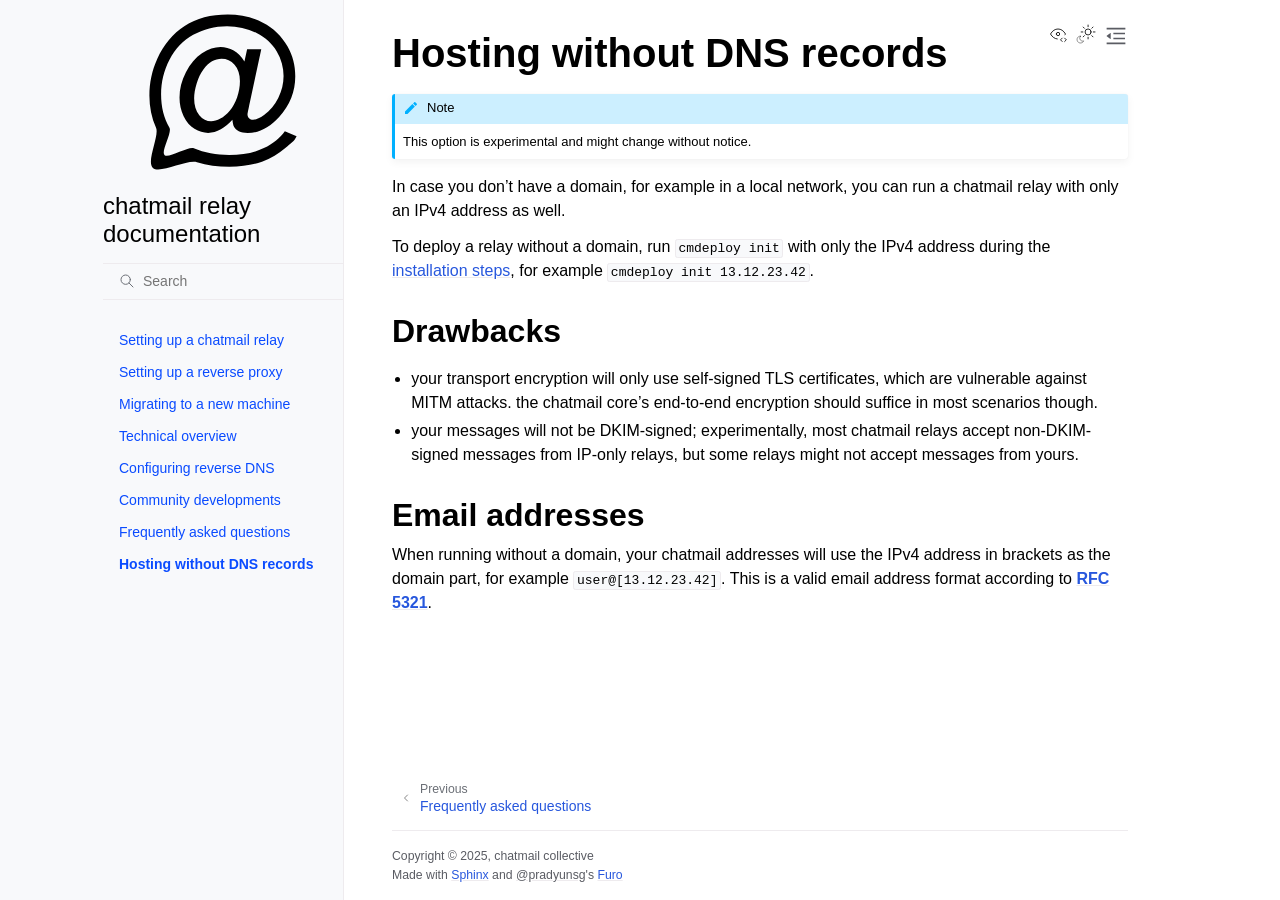
<file: doc/relay/iponly.html>
<!doctype html>
<html class="no-js" lang="en" data-content_root="./">
  <head><meta charset="utf-8">
    <meta name="viewport" content="width=device-width,initial-scale=1">
    <meta name="color-scheme" content="light dark"><meta name="viewport" content="width=device-width, initial-scale=1" />
<link rel="index" title="Index" href="genindex.html"><link rel="search" title="Search" href="search.html"><link rel="prev" title="Frequently asked questions" href="faq.html">
        <link rel="prefetch" href="_static/chatmail.svg" as="image">

    <!-- Generated with Sphinx 9.1.0 and Furo 2025.12.19 -->
        <title>Hosting without DNS records - chatmail relay documentation</title>
      <link rel="stylesheet" type="text/css" href="_static/pygments.css" />
    <link rel="stylesheet" type="text/css" href="_static/styles/furo.css" />
    <link rel="stylesheet" type="text/css" href="_static/styles/furo-extensions.css" />
    <link rel="stylesheet" type="text/css" href="_static/custom.css" />
    
    


<style>
  body {
    --color-code-background: #f2f2f2;
  --color-code-foreground: #1e1e1e;
  
  }
  @media not print {
    body[data-theme="dark"] {
      --color-code-background: #202020;
  --color-code-foreground: #d0d0d0;
  
    }
    @media (prefers-color-scheme: dark) {
      body:not([data-theme="light"]) {
        --color-code-background: #202020;
  --color-code-foreground: #d0d0d0;
  
      }
    }
  }
</style></head>
  <body>
    
    <script>
      document.body.dataset.theme = localStorage.getItem("theme") || "auto";
    </script>
    

<svg xmlns="http://www.w3.org/2000/svg" style="display: none;">
  <symbol id="svg-toc" viewBox="0 0 24 24">
    <title>Contents</title>
    <svg stroke="currentColor" fill="currentColor" stroke-width="0" viewBox="0 0 1024 1024">
      <path d="M408 442h480c4.4 0 8-3.6 8-8v-56c0-4.4-3.6-8-8-8H408c-4.4 0-8 3.6-8 8v56c0 4.4 3.6 8 8 8zm-8 204c0 4.4 3.6 8 8 8h480c4.4 0 8-3.6 8-8v-56c0-4.4-3.6-8-8-8H408c-4.4 0-8 3.6-8 8v56zm504-486H120c-4.4 0-8 3.6-8 8v56c0 4.4 3.6 8 8 8h784c4.4 0 8-3.6 8-8v-56c0-4.4-3.6-8-8-8zm0 632H120c-4.4 0-8 3.6-8 8v56c0 4.4 3.6 8 8 8h784c4.4 0 8-3.6 8-8v-56c0-4.4-3.6-8-8-8zM115.4 518.9L271.7 642c5.8 4.6 14.4.5 14.4-6.9V388.9c0-7.4-8.5-11.5-14.4-6.9L115.4 505.1a8.74 8.74 0 0 0 0 13.8z"/>
    </svg>
  </symbol>
  <symbol id="svg-menu" viewBox="0 0 24 24">
    <title>Menu</title>
    <svg xmlns="http://www.w3.org/2000/svg" viewBox="0 0 24 24" fill="none" stroke="currentColor"
      stroke-width="2" stroke-linecap="round" stroke-linejoin="round" class="feather-menu">
      <line x1="3" y1="12" x2="21" y2="12"></line>
      <line x1="3" y1="6" x2="21" y2="6"></line>
      <line x1="3" y1="18" x2="21" y2="18"></line>
    </svg>
  </symbol>
  <symbol id="svg-arrow-right" viewBox="0 0 24 24">
    <title>Expand</title>
    <svg xmlns="http://www.w3.org/2000/svg" viewBox="0 0 24 24" fill="none" stroke="currentColor"
      stroke-width="2" stroke-linecap="round" stroke-linejoin="round" class="feather-chevron-right">
      <polyline points="9 18 15 12 9 6"></polyline>
    </svg>
  </symbol>
  <symbol id="svg-sun" viewBox="0 0 24 24">
    <title>Light mode</title>
    <svg xmlns="http://www.w3.org/2000/svg" viewBox="0 0 24 24" fill="none" stroke="currentColor"
      stroke-width="1" stroke-linecap="round" stroke-linejoin="round" class="feather-sun">
      <circle cx="12" cy="12" r="5"></circle>
      <line x1="12" y1="1" x2="12" y2="3"></line>
      <line x1="12" y1="21" x2="12" y2="23"></line>
      <line x1="4.22" y1="4.22" x2="5.64" y2="5.64"></line>
      <line x1="18.36" y1="18.36" x2="19.78" y2="19.78"></line>
      <line x1="1" y1="12" x2="3" y2="12"></line>
      <line x1="21" y1="12" x2="23" y2="12"></line>
      <line x1="4.22" y1="19.78" x2="5.64" y2="18.36"></line>
      <line x1="18.36" y1="5.64" x2="19.78" y2="4.22"></line>
    </svg>
  </symbol>
  <symbol id="svg-moon" viewBox="0 0 24 24">
    <title>Dark mode</title>
    <svg xmlns="http://www.w3.org/2000/svg" viewBox="0 0 24 24" fill="none" stroke="currentColor"
      stroke-width="1" stroke-linecap="round" stroke-linejoin="round" class="icon-tabler-moon">
      <path stroke="none" d="M0 0h24v24H0z" fill="none" />
      <path d="M12 3c.132 0 .263 0 .393 0a7.5 7.5 0 0 0 7.92 12.446a9 9 0 1 1 -8.313 -12.454z" />
    </svg>
  </symbol>
  <symbol id="svg-sun-with-moon" viewBox="0 0 24 24">
    <title>Auto light/dark, in light mode</title>
    <svg xmlns="http://www.w3.org/2000/svg" viewBox="0 0 24 24" fill="none" stroke="currentColor"
      stroke-width="1" stroke-linecap="round" stroke-linejoin="round"
      class="icon-custom-derived-from-feather-sun-and-tabler-moon">
      <path style="opacity: 50%" d="M 5.411 14.504 C 5.471 14.504 5.532 14.504 5.591 14.504 C 3.639 16.319 4.383 19.569 6.931 20.352 C 7.693 20.586 8.512 20.551 9.25 20.252 C 8.023 23.207 4.056 23.725 2.11 21.184 C 0.166 18.642 1.702 14.949 4.874 14.536 C 5.051 14.512 5.231 14.5 5.411 14.5 L 5.411 14.504 Z"/>
      <line x1="14.5" y1="3.25" x2="14.5" y2="1.25"/>
      <line x1="14.5" y1="15.85" x2="14.5" y2="17.85"/>
      <line x1="10.044" y1="5.094" x2="8.63" y2="3.68"/>
      <line x1="19" y1="14.05" x2="20.414" y2="15.464"/>
      <line x1="8.2" y1="9.55" x2="6.2" y2="9.55"/>
      <line x1="20.8" y1="9.55" x2="22.8" y2="9.55"/>
      <line x1="10.044" y1="14.006" x2="8.63" y2="15.42"/>
      <line x1="19" y1="5.05" x2="20.414" y2="3.636"/>
      <circle cx="14.5" cy="9.55" r="3.6"/>
    </svg>
  </symbol>
  <symbol id="svg-moon-with-sun" viewBox="0 0 24 24">
    <title>Auto light/dark, in dark mode</title>
    <svg xmlns="http://www.w3.org/2000/svg" viewBox="0 0 24 24" fill="none" stroke="currentColor"
      stroke-width="1" stroke-linecap="round" stroke-linejoin="round"
      class="icon-custom-derived-from-feather-sun-and-tabler-moon">
      <path d="M 8.282 7.007 C 8.385 7.007 8.494 7.007 8.595 7.007 C 5.18 10.184 6.481 15.869 10.942 17.24 C 12.275 17.648 13.706 17.589 15 17.066 C 12.851 22.236 5.91 23.143 2.505 18.696 C -0.897 14.249 1.791 7.786 7.342 7.063 C 7.652 7.021 7.965 7 8.282 7 L 8.282 7.007 Z"/>
      <line style="opacity: 50%" x1="18" y1="3.705" x2="18" y2="2.5"/>
      <line style="opacity: 50%" x1="18" y1="11.295" x2="18" y2="12.5"/>
      <line style="opacity: 50%" x1="15.316" y1="4.816" x2="14.464" y2="3.964"/>
      <line style="opacity: 50%" x1="20.711" y1="10.212" x2="21.563" y2="11.063"/>
      <line style="opacity: 50%" x1="14.205" y1="7.5" x2="13.001" y2="7.5"/>
      <line style="opacity: 50%" x1="21.795" y1="7.5" x2="23" y2="7.5"/>
      <line style="opacity: 50%" x1="15.316" y1="10.184" x2="14.464" y2="11.036"/>
      <line style="opacity: 50%" x1="20.711" y1="4.789" x2="21.563" y2="3.937"/>
      <circle style="opacity: 50%" cx="18" cy="7.5" r="2.169"/>
    </svg>
  </symbol>
  <symbol id="svg-pencil" viewBox="0 0 24 24">
    <svg xmlns="http://www.w3.org/2000/svg" viewBox="0 0 24 24" fill="none" stroke="currentColor"
      stroke-width="1" stroke-linecap="round" stroke-linejoin="round" class="icon-tabler-pencil-code">
      <path d="M4 20h4l10.5 -10.5a2.828 2.828 0 1 0 -4 -4l-10.5 10.5v4" />
      <path d="M13.5 6.5l4 4" />
      <path d="M20 21l2 -2l-2 -2" />
      <path d="M17 17l-2 2l2 2" />
    </svg>
  </symbol>
  <symbol id="svg-eye" viewBox="0 0 24 24">
    <svg xmlns="http://www.w3.org/2000/svg" viewBox="0 0 24 24" fill="none" stroke="currentColor"
      stroke-width="1" stroke-linecap="round" stroke-linejoin="round" class="icon-tabler-eye-code">
      <path stroke="none" d="M0 0h24v24H0z" fill="none" />
      <path d="M10 12a2 2 0 1 0 4 0a2 2 0 0 0 -4 0" />
      <path
        d="M11.11 17.958c-3.209 -.307 -5.91 -2.293 -8.11 -5.958c2.4 -4 5.4 -6 9 -6c3.6 0 6.6 2 9 6c-.21 .352 -.427 .688 -.647 1.008" />
      <path d="M20 21l2 -2l-2 -2" />
      <path d="M17 17l-2 2l2 2" />
    </svg>
  </symbol>
</svg>

<input type="checkbox" class="sidebar-toggle" name="__navigation" id="__navigation" aria-label="Toggle site navigation sidebar">
<input type="checkbox" class="sidebar-toggle" name="__toc" id="__toc" aria-label="Toggle table of contents sidebar">
<label class="overlay sidebar-overlay" for="__navigation"></label>
<label class="overlay toc-overlay" for="__toc"></label>

<a class="skip-to-content muted-link" href="#furo-main-content">Skip to content</a>



<div class="page">
  <header class="mobile-header">
    <div class="header-left">
      <label class="nav-overlay-icon" for="__navigation">
        <span class="icon"><svg><use href="#svg-menu"></use></svg></span>
      </label>
    </div>
    <div class="header-center">
      <a href="index.html"><div class="brand">chatmail relay documentation</div></a>
    </div>
    <div class="header-right">
      <div class="theme-toggle-container theme-toggle-header">
        <button class="theme-toggle" aria-label="Toggle Light / Dark / Auto color theme">
          <svg class="theme-icon-when-auto-light"><use href="#svg-sun-with-moon"></use></svg>
          <svg class="theme-icon-when-auto-dark"><use href="#svg-moon-with-sun"></use></svg>
          <svg class="theme-icon-when-dark"><use href="#svg-moon"></use></svg>
          <svg class="theme-icon-when-light"><use href="#svg-sun"></use></svg>
        </button>
      </div>
      <label class="toc-overlay-icon toc-header-icon" for="__toc">
        <span class="icon"><svg><use href="#svg-toc"></use></svg></span>
      </label>
    </div>
  </header>
  <aside class="sidebar-drawer">
    <div class="sidebar-container">
      
      <div class="sidebar-sticky"><a class="sidebar-brand" href="index.html">
  <div class="sidebar-logo-container">
    <img class="sidebar-logo" src="_static/chatmail.svg" alt="Logo"/>
  </div>
  
  <span class="sidebar-brand-text">chatmail relay documentation</span>
  
</a><form class="sidebar-search-container" method="get" action="search.html" role="search">
  <input class="sidebar-search" placeholder="Search" name="q" aria-label="Search">
  <input type="hidden" name="check_keywords" value="yes">
  <input type="hidden" name="area" value="default">
</form>
<div id="searchbox"></div><div class="sidebar-scroll"><div class="sidebar-tree">
  <ul class="current">
<li class="toctree-l1"><a class="reference internal" href="getting_started.html">Setting up a chatmail relay</a></li>
<li class="toctree-l1"><a class="reference internal" href="proxy.html">Setting up a reverse proxy</a></li>
<li class="toctree-l1"><a class="reference internal" href="migrate.html">Migrating to a new machine</a></li>
<li class="toctree-l1"><a class="reference internal" href="overview.html">Technical overview</a></li>
<li class="toctree-l1"><a class="reference internal" href="reverse_dns.html">Configuring reverse DNS</a></li>
<li class="toctree-l1"><a class="reference internal" href="related.html">Community developments</a></li>
<li class="toctree-l1"><a class="reference internal" href="faq.html">Frequently asked questions</a></li>
<li class="toctree-l1 current current-page"><a class="current reference internal" href="#">Hosting without DNS records</a></li>
</ul>

</div>
</div>

      </div>
      
    </div>
  </aside>
  <div class="main">
    <div class="content">
      <div class="article-container">
        <a href="#" class="back-to-top muted-link">
          <svg xmlns="http://www.w3.org/2000/svg" viewBox="0 0 24 24">
            <path d="M13 20h-2V8l-5.5 5.5-1.42-1.42L12 4.16l7.92 7.92-1.42 1.42L13 8v12z"></path>
          </svg>
          <span>Back to top</span>
        </a>
        <div class="content-icon-container">
          <div class="view-this-page">
  <a class="muted-link" href="_sources/iponly.rst.txt" title="View this page">
    <svg><use href="#svg-eye"></use></svg>
    <span class="visually-hidden">View this page</span>
  </a>
</div>
<div class="theme-toggle-container theme-toggle-content">
            <button class="theme-toggle" aria-label="Toggle Light / Dark / Auto color theme">
              <svg class="theme-icon-when-auto-light"><use href="#svg-sun-with-moon"></use></svg>
              <svg class="theme-icon-when-auto-dark"><use href="#svg-moon-with-sun"></use></svg>
              <svg class="theme-icon-when-dark"><use href="#svg-moon"></use></svg>
              <svg class="theme-icon-when-light"><use href="#svg-sun"></use></svg>
            </button>
          </div>
          <label class="toc-overlay-icon toc-content-icon" for="__toc">
            <span class="icon"><svg><use href="#svg-toc"></use></svg></span>
          </label>
        </div>
        <article role="main" id="furo-main-content">
          <section id="hosting-without-dns-records">
<span id="iponly"></span><h1>Hosting without DNS records<a class="headerlink" href="#hosting-without-dns-records" title="Link to this heading">¶</a></h1>
<div class="admonition note">
<p class="admonition-title">Note</p>
<p>This option is experimental and might change without notice.</p>
</div>
<p>In case you don’t have a domain,
for example in a local network,
you can run a chatmail relay with only an IPv4 address as well.</p>
<p>To deploy a relay without a domain,
run <code class="docutils literal notranslate"><span class="pre">cmdeploy</span> <span class="pre">init</span></code> with only the IPv4 address
during the <a class="reference internal" href="getting_started.html#setup"><span class="std std-ref">installation steps</span></a>,
for example <code class="docutils literal notranslate"><span class="pre">cmdeploy</span> <span class="pre">init</span> <span class="pre">13.12.23.42</span></code>.</p>
<section id="drawbacks">
<h2>Drawbacks<a class="headerlink" href="#drawbacks" title="Link to this heading">¶</a></h2>
<ul class="simple">
<li><p>your transport encryption will only use self-signed TLS certificates,
which are vulnerable against MITM attacks.
the chatmail core’s end-to-end encryption should suffice in most scenarios though.</p></li>
<li><p>your messages will not be DKIM-signed;
experimentally, most chatmail relays accept non-DKIM-signed messages from IP-only relays,
but some relays might not accept messages from yours.</p></li>
</ul>
</section>
<section id="email-addresses">
<h2>Email addresses<a class="headerlink" href="#email-addresses" title="Link to this heading">¶</a></h2>
<p>When running without a domain,
your chatmail addresses will use the IPv4 address
in brackets as the domain part,
for example <code class="docutils literal notranslate"><span class="pre">user&#64;[13.12.23.42]</span></code>.
This is a valid email address format
according to <span class="target" id="index-0"></span><a class="rfc reference external" href="https://datatracker.ietf.org/doc/html/rfc5321.html"><strong>RFC 5321</strong></a>.</p>
</section>
</section>

        </article>
      </div>
      <footer>
        
        <div class="related-pages">
          
          <a class="prev-page" href="faq.html">
              <svg class="furo-related-icon"><use href="#svg-arrow-right"></use></svg>
              <div class="page-info">
                <div class="context">
                  <span>Previous</span>
                </div>
                
                <div class="title">Frequently asked questions</div>
                
              </div>
            </a>
        </div>
        <div class="bottom-of-page">
          <div class="left-details">
            <div class="copyright">
                Copyright &#169; 2025, chatmail collective
            </div>
            Made with <a href="../../index.html">Sphinx</a> and <a class="muted-link" href="../../index.html">@pradyunsg</a>'s
            
            <a href="https://github.com/pradyunsg/furo">Furo</a>
            
          </div>
          <div class="right-details">
            
          </div>
        </div>
        
      </footer>
    </div>
    <aside class="toc-drawer">
      
      
      <div class="toc-sticky toc-scroll">
        <div class="toc-title-container">
          <span class="toc-title">
            On this page
          </span>
        </div>
        <div class="toc-tree-container">
          <div class="toc-tree">
            <ul>
<li><a class="reference internal" href="#">Hosting without DNS records</a><ul>
<li><a class="reference internal" href="#drawbacks">Drawbacks</a></li>
<li><a class="reference internal" href="#email-addresses">Email addresses</a></li>
</ul>
</li>
</ul>

          </div>
        </div>
      </div>
      
      
    </aside>
  </div>
</div><script src="_static/documentation_options.js"></script>
    <script src="_static/doctools.js"></script>
    <script src="_static/sphinx_highlight.js"></script>
    <script src="_static/scripts/furo.js"></script>
    </body>
</html>
</file>
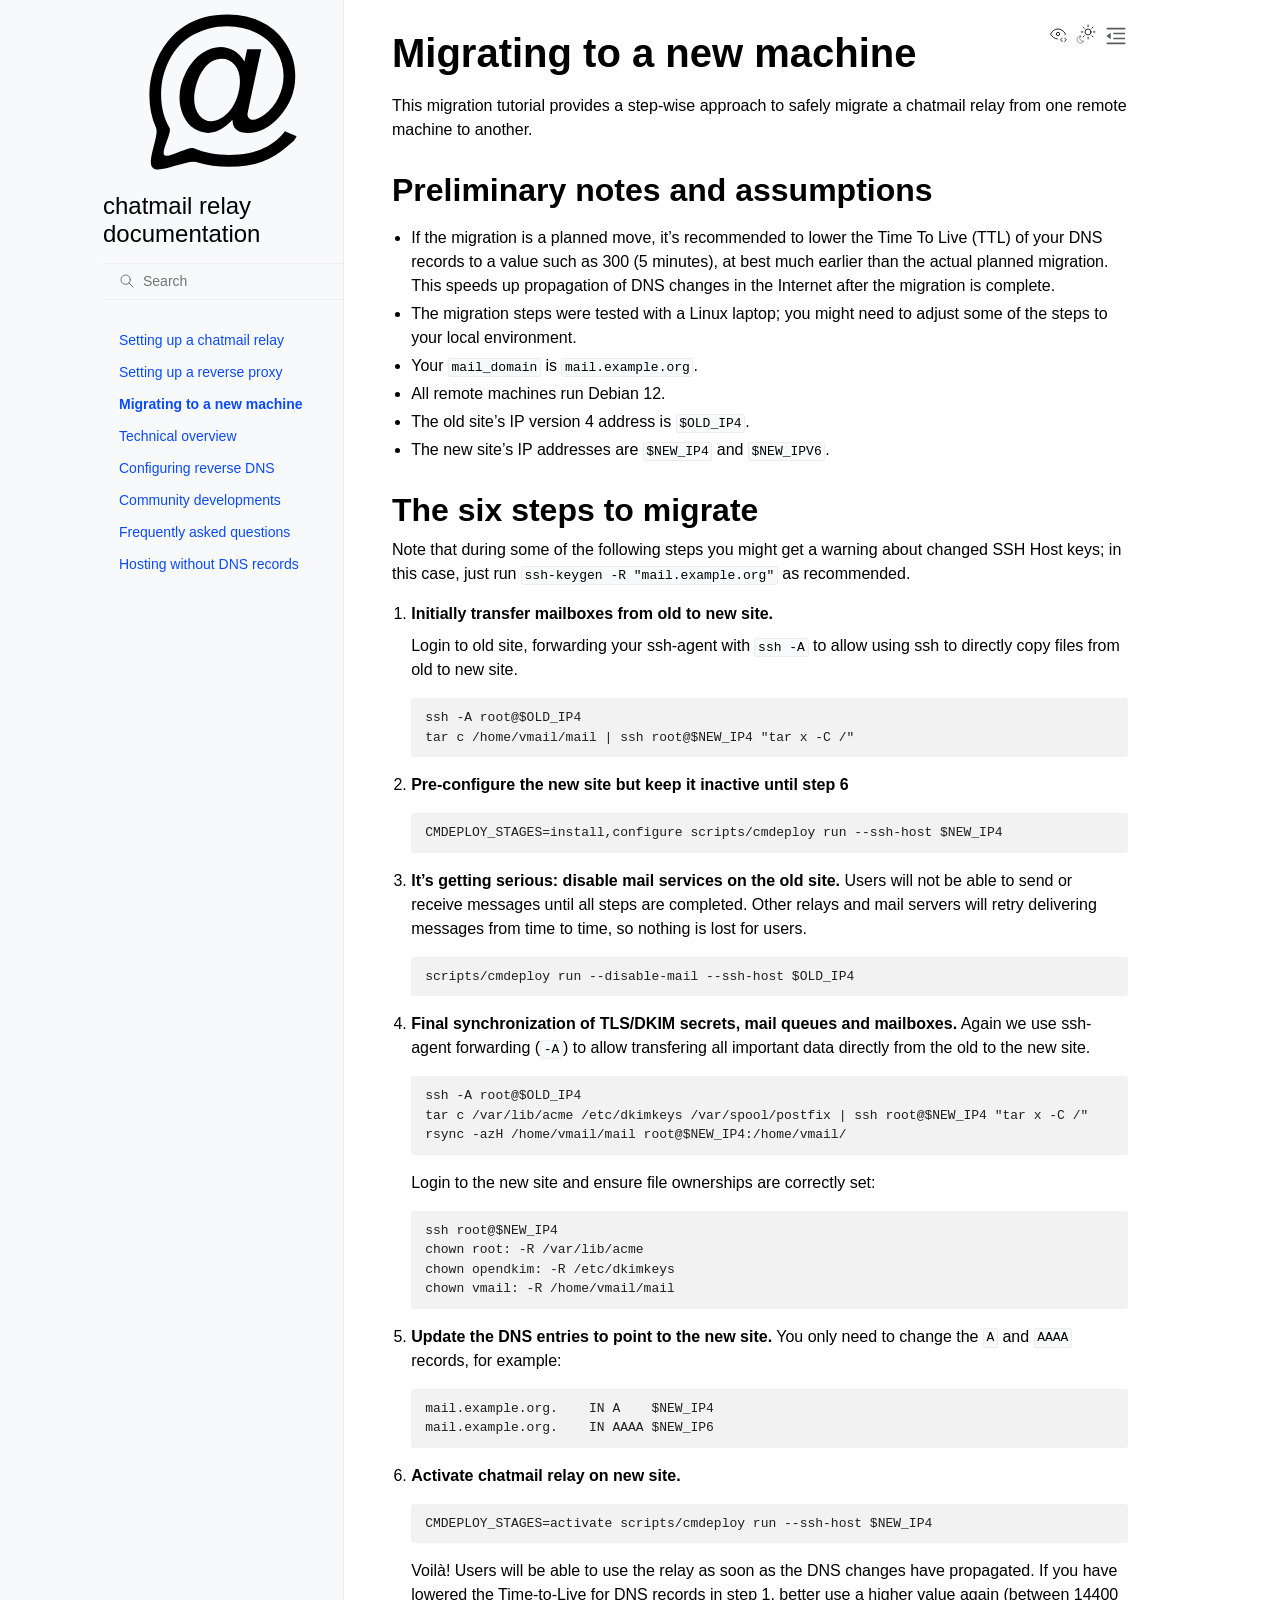
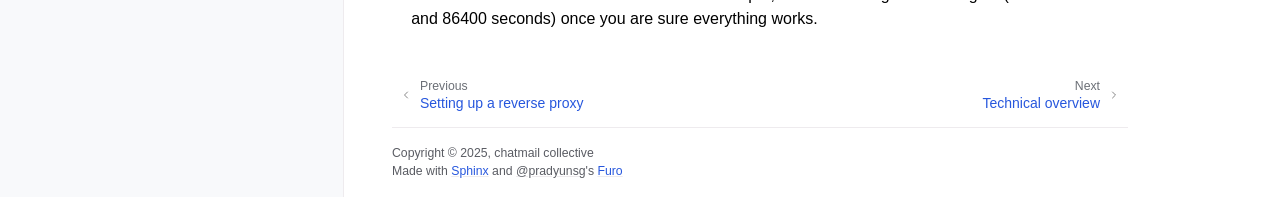
<file: doc/relay/migrate.html>
<!doctype html>
<html class="no-js" lang="en" data-content_root="./">
  <head><meta charset="utf-8">
    <meta name="viewport" content="width=device-width,initial-scale=1">
    <meta name="color-scheme" content="light dark"><meta name="viewport" content="width=device-width, initial-scale=1" />
<link rel="index" title="Index" href="genindex.html"><link rel="search" title="Search" href="search.html"><link rel="next" title="Technical overview" href="overview.html"><link rel="prev" title="Setting up a reverse proxy" href="proxy.html">
        <link rel="prefetch" href="_static/chatmail.svg" as="image">

    <!-- Generated with Sphinx 9.1.0 and Furo 2025.12.19 -->
        <title>Migrating to a new machine - chatmail relay documentation</title>
      <link rel="stylesheet" type="text/css" href="_static/pygments.css" />
    <link rel="stylesheet" type="text/css" href="_static/styles/furo.css" />
    <link rel="stylesheet" type="text/css" href="_static/styles/furo-extensions.css" />
    <link rel="stylesheet" type="text/css" href="_static/custom.css" />
    
    


<style>
  body {
    --color-code-background: #f2f2f2;
  --color-code-foreground: #1e1e1e;
  
  }
  @media not print {
    body[data-theme="dark"] {
      --color-code-background: #202020;
  --color-code-foreground: #d0d0d0;
  
    }
    @media (prefers-color-scheme: dark) {
      body:not([data-theme="light"]) {
        --color-code-background: #202020;
  --color-code-foreground: #d0d0d0;
  
      }
    }
  }
</style></head>
  <body>
    
    <script>
      document.body.dataset.theme = localStorage.getItem("theme") || "auto";
    </script>
    

<svg xmlns="http://www.w3.org/2000/svg" style="display: none;">
  <symbol id="svg-toc" viewBox="0 0 24 24">
    <title>Contents</title>
    <svg stroke="currentColor" fill="currentColor" stroke-width="0" viewBox="0 0 1024 1024">
      <path d="M408 442h480c4.4 0 8-3.6 8-8v-56c0-4.4-3.6-8-8-8H408c-4.4 0-8 3.6-8 8v56c0 4.4 3.6 8 8 8zm-8 204c0 4.4 3.6 8 8 8h480c4.4 0 8-3.6 8-8v-56c0-4.4-3.6-8-8-8H408c-4.4 0-8 3.6-8 8v56zm504-486H120c-4.4 0-8 3.6-8 8v56c0 4.4 3.6 8 8 8h784c4.4 0 8-3.6 8-8v-56c0-4.4-3.6-8-8-8zm0 632H120c-4.4 0-8 3.6-8 8v56c0 4.4 3.6 8 8 8h784c4.4 0 8-3.6 8-8v-56c0-4.4-3.6-8-8-8zM115.4 518.9L271.7 642c5.8 4.6 14.4.5 14.4-6.9V388.9c0-7.4-8.5-11.5-14.4-6.9L115.4 505.1a8.74 8.74 0 0 0 0 13.8z"/>
    </svg>
  </symbol>
  <symbol id="svg-menu" viewBox="0 0 24 24">
    <title>Menu</title>
    <svg xmlns="http://www.w3.org/2000/svg" viewBox="0 0 24 24" fill="none" stroke="currentColor"
      stroke-width="2" stroke-linecap="round" stroke-linejoin="round" class="feather-menu">
      <line x1="3" y1="12" x2="21" y2="12"></line>
      <line x1="3" y1="6" x2="21" y2="6"></line>
      <line x1="3" y1="18" x2="21" y2="18"></line>
    </svg>
  </symbol>
  <symbol id="svg-arrow-right" viewBox="0 0 24 24">
    <title>Expand</title>
    <svg xmlns="http://www.w3.org/2000/svg" viewBox="0 0 24 24" fill="none" stroke="currentColor"
      stroke-width="2" stroke-linecap="round" stroke-linejoin="round" class="feather-chevron-right">
      <polyline points="9 18 15 12 9 6"></polyline>
    </svg>
  </symbol>
  <symbol id="svg-sun" viewBox="0 0 24 24">
    <title>Light mode</title>
    <svg xmlns="http://www.w3.org/2000/svg" viewBox="0 0 24 24" fill="none" stroke="currentColor"
      stroke-width="1" stroke-linecap="round" stroke-linejoin="round" class="feather-sun">
      <circle cx="12" cy="12" r="5"></circle>
      <line x1="12" y1="1" x2="12" y2="3"></line>
      <line x1="12" y1="21" x2="12" y2="23"></line>
      <line x1="4.22" y1="4.22" x2="5.64" y2="5.64"></line>
      <line x1="18.36" y1="18.36" x2="19.78" y2="19.78"></line>
      <line x1="1" y1="12" x2="3" y2="12"></line>
      <line x1="21" y1="12" x2="23" y2="12"></line>
      <line x1="4.22" y1="19.78" x2="5.64" y2="18.36"></line>
      <line x1="18.36" y1="5.64" x2="19.78" y2="4.22"></line>
    </svg>
  </symbol>
  <symbol id="svg-moon" viewBox="0 0 24 24">
    <title>Dark mode</title>
    <svg xmlns="http://www.w3.org/2000/svg" viewBox="0 0 24 24" fill="none" stroke="currentColor"
      stroke-width="1" stroke-linecap="round" stroke-linejoin="round" class="icon-tabler-moon">
      <path stroke="none" d="M0 0h24v24H0z" fill="none" />
      <path d="M12 3c.132 0 .263 0 .393 0a7.5 7.5 0 0 0 7.92 12.446a9 9 0 1 1 -8.313 -12.454z" />
    </svg>
  </symbol>
  <symbol id="svg-sun-with-moon" viewBox="0 0 24 24">
    <title>Auto light/dark, in light mode</title>
    <svg xmlns="http://www.w3.org/2000/svg" viewBox="0 0 24 24" fill="none" stroke="currentColor"
      stroke-width="1" stroke-linecap="round" stroke-linejoin="round"
      class="icon-custom-derived-from-feather-sun-and-tabler-moon">
      <path style="opacity: 50%" d="M 5.411 14.504 C 5.471 14.504 5.532 14.504 5.591 14.504 C 3.639 16.319 4.383 19.569 6.931 20.352 C 7.693 20.586 8.512 20.551 9.25 20.252 C 8.023 23.207 4.056 23.725 2.11 21.184 C 0.166 18.642 1.702 14.949 4.874 14.536 C 5.051 14.512 5.231 14.5 5.411 14.5 L 5.411 14.504 Z"/>
      <line x1="14.5" y1="3.25" x2="14.5" y2="1.25"/>
      <line x1="14.5" y1="15.85" x2="14.5" y2="17.85"/>
      <line x1="10.044" y1="5.094" x2="8.63" y2="3.68"/>
      <line x1="19" y1="14.05" x2="20.414" y2="15.464"/>
      <line x1="8.2" y1="9.55" x2="6.2" y2="9.55"/>
      <line x1="20.8" y1="9.55" x2="22.8" y2="9.55"/>
      <line x1="10.044" y1="14.006" x2="8.63" y2="15.42"/>
      <line x1="19" y1="5.05" x2="20.414" y2="3.636"/>
      <circle cx="14.5" cy="9.55" r="3.6"/>
    </svg>
  </symbol>
  <symbol id="svg-moon-with-sun" viewBox="0 0 24 24">
    <title>Auto light/dark, in dark mode</title>
    <svg xmlns="http://www.w3.org/2000/svg" viewBox="0 0 24 24" fill="none" stroke="currentColor"
      stroke-width="1" stroke-linecap="round" stroke-linejoin="round"
      class="icon-custom-derived-from-feather-sun-and-tabler-moon">
      <path d="M 8.282 7.007 C 8.385 7.007 8.494 7.007 8.595 7.007 C 5.18 10.184 6.481 15.869 10.942 17.24 C 12.275 17.648 13.706 17.589 15 17.066 C 12.851 22.236 5.91 23.143 2.505 18.696 C -0.897 14.249 1.791 7.786 7.342 7.063 C 7.652 7.021 7.965 7 8.282 7 L 8.282 7.007 Z"/>
      <line style="opacity: 50%" x1="18" y1="3.705" x2="18" y2="2.5"/>
      <line style="opacity: 50%" x1="18" y1="11.295" x2="18" y2="12.5"/>
      <line style="opacity: 50%" x1="15.316" y1="4.816" x2="14.464" y2="3.964"/>
      <line style="opacity: 50%" x1="20.711" y1="10.212" x2="21.563" y2="11.063"/>
      <line style="opacity: 50%" x1="14.205" y1="7.5" x2="13.001" y2="7.5"/>
      <line style="opacity: 50%" x1="21.795" y1="7.5" x2="23" y2="7.5"/>
      <line style="opacity: 50%" x1="15.316" y1="10.184" x2="14.464" y2="11.036"/>
      <line style="opacity: 50%" x1="20.711" y1="4.789" x2="21.563" y2="3.937"/>
      <circle style="opacity: 50%" cx="18" cy="7.5" r="2.169"/>
    </svg>
  </symbol>
  <symbol id="svg-pencil" viewBox="0 0 24 24">
    <svg xmlns="http://www.w3.org/2000/svg" viewBox="0 0 24 24" fill="none" stroke="currentColor"
      stroke-width="1" stroke-linecap="round" stroke-linejoin="round" class="icon-tabler-pencil-code">
      <path d="M4 20h4l10.5 -10.5a2.828 2.828 0 1 0 -4 -4l-10.5 10.5v4" />
      <path d="M13.5 6.5l4 4" />
      <path d="M20 21l2 -2l-2 -2" />
      <path d="M17 17l-2 2l2 2" />
    </svg>
  </symbol>
  <symbol id="svg-eye" viewBox="0 0 24 24">
    <svg xmlns="http://www.w3.org/2000/svg" viewBox="0 0 24 24" fill="none" stroke="currentColor"
      stroke-width="1" stroke-linecap="round" stroke-linejoin="round" class="icon-tabler-eye-code">
      <path stroke="none" d="M0 0h24v24H0z" fill="none" />
      <path d="M10 12a2 2 0 1 0 4 0a2 2 0 0 0 -4 0" />
      <path
        d="M11.11 17.958c-3.209 -.307 -5.91 -2.293 -8.11 -5.958c2.4 -4 5.4 -6 9 -6c3.6 0 6.6 2 9 6c-.21 .352 -.427 .688 -.647 1.008" />
      <path d="M20 21l2 -2l-2 -2" />
      <path d="M17 17l-2 2l2 2" />
    </svg>
  </symbol>
</svg>

<input type="checkbox" class="sidebar-toggle" name="__navigation" id="__navigation" aria-label="Toggle site navigation sidebar">
<input type="checkbox" class="sidebar-toggle" name="__toc" id="__toc" aria-label="Toggle table of contents sidebar">
<label class="overlay sidebar-overlay" for="__navigation"></label>
<label class="overlay toc-overlay" for="__toc"></label>

<a class="skip-to-content muted-link" href="#furo-main-content">Skip to content</a>



<div class="page">
  <header class="mobile-header">
    <div class="header-left">
      <label class="nav-overlay-icon" for="__navigation">
        <span class="icon"><svg><use href="#svg-menu"></use></svg></span>
      </label>
    </div>
    <div class="header-center">
      <a href="index.html"><div class="brand">chatmail relay documentation</div></a>
    </div>
    <div class="header-right">
      <div class="theme-toggle-container theme-toggle-header">
        <button class="theme-toggle" aria-label="Toggle Light / Dark / Auto color theme">
          <svg class="theme-icon-when-auto-light"><use href="#svg-sun-with-moon"></use></svg>
          <svg class="theme-icon-when-auto-dark"><use href="#svg-moon-with-sun"></use></svg>
          <svg class="theme-icon-when-dark"><use href="#svg-moon"></use></svg>
          <svg class="theme-icon-when-light"><use href="#svg-sun"></use></svg>
        </button>
      </div>
      <label class="toc-overlay-icon toc-header-icon" for="__toc">
        <span class="icon"><svg><use href="#svg-toc"></use></svg></span>
      </label>
    </div>
  </header>
  <aside class="sidebar-drawer">
    <div class="sidebar-container">
      
      <div class="sidebar-sticky"><a class="sidebar-brand" href="index.html">
  <div class="sidebar-logo-container">
    <img class="sidebar-logo" src="_static/chatmail.svg" alt="Logo"/>
  </div>
  
  <span class="sidebar-brand-text">chatmail relay documentation</span>
  
</a><form class="sidebar-search-container" method="get" action="search.html" role="search">
  <input class="sidebar-search" placeholder="Search" name="q" aria-label="Search">
  <input type="hidden" name="check_keywords" value="yes">
  <input type="hidden" name="area" value="default">
</form>
<div id="searchbox"></div><div class="sidebar-scroll"><div class="sidebar-tree">
  <ul class="current">
<li class="toctree-l1"><a class="reference internal" href="getting_started.html">Setting up a chatmail relay</a></li>
<li class="toctree-l1"><a class="reference internal" href="proxy.html">Setting up a reverse proxy</a></li>
<li class="toctree-l1 current current-page"><a class="current reference internal" href="#">Migrating to a new machine</a></li>
<li class="toctree-l1"><a class="reference internal" href="overview.html">Technical overview</a></li>
<li class="toctree-l1"><a class="reference internal" href="reverse_dns.html">Configuring reverse DNS</a></li>
<li class="toctree-l1"><a class="reference internal" href="related.html">Community developments</a></li>
<li class="toctree-l1"><a class="reference internal" href="faq.html">Frequently asked questions</a></li>
<li class="toctree-l1"><a class="reference internal" href="iponly.html">Hosting without DNS records</a></li>
</ul>

</div>
</div>

      </div>
      
    </div>
  </aside>
  <div class="main">
    <div class="content">
      <div class="article-container">
        <a href="#" class="back-to-top muted-link">
          <svg xmlns="http://www.w3.org/2000/svg" viewBox="0 0 24 24">
            <path d="M13 20h-2V8l-5.5 5.5-1.42-1.42L12 4.16l7.92 7.92-1.42 1.42L13 8v12z"></path>
          </svg>
          <span>Back to top</span>
        </a>
        <div class="content-icon-container">
          <div class="view-this-page">
  <a class="muted-link" href="_sources/migrate.rst.txt" title="View this page">
    <svg><use href="#svg-eye"></use></svg>
    <span class="visually-hidden">View this page</span>
  </a>
</div>
<div class="theme-toggle-container theme-toggle-content">
            <button class="theme-toggle" aria-label="Toggle Light / Dark / Auto color theme">
              <svg class="theme-icon-when-auto-light"><use href="#svg-sun-with-moon"></use></svg>
              <svg class="theme-icon-when-auto-dark"><use href="#svg-moon-with-sun"></use></svg>
              <svg class="theme-icon-when-dark"><use href="#svg-moon"></use></svg>
              <svg class="theme-icon-when-light"><use href="#svg-sun"></use></svg>
            </button>
          </div>
          <label class="toc-overlay-icon toc-content-icon" for="__toc">
            <span class="icon"><svg><use href="#svg-toc"></use></svg></span>
          </label>
        </div>
        <article role="main" id="furo-main-content">
          <section id="migrating-to-a-new-machine">
<h1>Migrating to a new machine<a class="headerlink" href="#migrating-to-a-new-machine" title="Link to this heading">¶</a></h1>
<p>This migration tutorial provides a step-wise approach
to safely migrate a chatmail relay from one remote machine to another.</p>
<section id="preliminary-notes-and-assumptions">
<h2>Preliminary notes and assumptions<a class="headerlink" href="#preliminary-notes-and-assumptions" title="Link to this heading">¶</a></h2>
<ul class="simple">
<li><p>If the migration is a planned move,
it’s recommended to lower the Time To Live (TTL) of your DNS records to a value such as 300 (5 minutes),
at best much earlier than the actual planned migration.
This speeds up propagation of DNS changes in the Internet after the migration is complete.</p></li>
<li><p>The migration steps were tested with a Linux laptop; you might need to adjust some of the steps to your local environment.</p></li>
<li><p>Your <code class="docutils literal notranslate"><span class="pre">mail_domain</span></code> is <code class="docutils literal notranslate"><span class="pre">mail.example.org</span></code>.</p></li>
<li><p>All remote machines run Debian 12.</p></li>
<li><p>The old site’s IP version 4 address is <code class="docutils literal notranslate"><span class="pre">$OLD_IP4</span></code>.</p></li>
<li><p>The new site’s IP addresses are <code class="docutils literal notranslate"><span class="pre">$NEW_IP4</span></code> and <code class="docutils literal notranslate"><span class="pre">$NEW_IPV6</span></code>.</p></li>
</ul>
</section>
<section id="the-six-steps-to-migrate">
<h2>The six steps to migrate<a class="headerlink" href="#the-six-steps-to-migrate" title="Link to this heading">¶</a></h2>
<p>Note that during some of the following steps you might get a warning about changed SSH Host keys;
in this case, just run <code class="docutils literal notranslate"><span class="pre">ssh-keygen</span> <span class="pre">-R</span> <span class="pre">&quot;mail.example.org&quot;</span></code> as recommended.</p>
<ol class="arabic">
<li><p><strong>Initially transfer mailboxes from old to new site.</strong></p>
<p>Login to old site, forwarding your ssh-agent with <code class="docutils literal notranslate"><span class="pre">ssh</span> <span class="pre">-A</span></code>
to allow using ssh to directly copy files from old to new site.</p>
<div class="highlight-default notranslate"><div class="highlight"><pre><span></span>ssh -A root@$OLD_IP4
tar c /home/vmail/mail | ssh root@$NEW_IP4 "tar x -C /"
</pre></div>
</div>
</li>
<li><p><strong>Pre-configure the new site but keep it inactive until step 6</strong></p>
<div class="highlight-default notranslate"><div class="highlight"><pre><span></span>CMDEPLOY_STAGES=install,configure scripts/cmdeploy run --ssh-host $NEW_IP4
</pre></div>
</div>
</li>
<li><p><strong>It’s getting serious: disable mail services on the old site.</strong>
Users will not be able to send or receive messages until all steps are completed.
Other relays and mail servers will retry delivering messages from time to time,
so nothing is lost for users.</p>
<div class="highlight-default notranslate"><div class="highlight"><pre><span></span>scripts/cmdeploy run --disable-mail --ssh-host $OLD_IP4
</pre></div>
</div>
</li>
<li><p><strong>Final synchronization of TLS/DKIM secrets, mail queues and mailboxes.</strong>
Again we use ssh-agent forwarding (<code class="docutils literal notranslate"><span class="pre">-A</span></code>) to allow transfering all important data directly
from the old to the new site.</p>
<div class="highlight-default notranslate"><div class="highlight"><pre><span></span>ssh -A root@$OLD_IP4
tar c /var/lib/acme /etc/dkimkeys /var/spool/postfix | ssh root@$NEW_IP4 "tar x -C /"
rsync -azH /home/vmail/mail root@$NEW_IP4:/home/vmail/
</pre></div>
</div>
<p>Login to the new site and ensure file ownerships are correctly set:</p>
<div class="highlight-default notranslate"><div class="highlight"><pre><span></span>ssh root@$NEW_IP4
chown root: -R /var/lib/acme
chown opendkim: -R /etc/dkimkeys
chown vmail: -R /home/vmail/mail
</pre></div>
</div>
</li>
<li><p><strong>Update the DNS entries to point to the new site.</strong>
You only need to change the <code class="docutils literal notranslate"><span class="pre">A</span></code> and <code class="docutils literal notranslate"><span class="pre">AAAA</span></code> records, for example:</p>
<div class="highlight-default notranslate"><div class="highlight"><pre><span></span>mail.example.org.    IN A    $NEW_IP4
mail.example.org.    IN AAAA $NEW_IP6
</pre></div>
</div>
</li>
<li><p><strong>Activate chatmail relay on new site.</strong></p>
<div class="highlight-default notranslate"><div class="highlight"><pre><span></span>CMDEPLOY_STAGES=activate scripts/cmdeploy run --ssh-host $NEW_IP4
</pre></div>
</div>
<p>Voilà!
Users will be able to use the relay as soon as the DNS changes have propagated.
If you have lowered the Time-to-Live for DNS records in step 1,
better use a higher value again (between 14400 and 86400 seconds) once you are sure everything works.</p>
</li>
</ol>
</section>
</section>

        </article>
      </div>
      <footer>
        
        <div class="related-pages">
          <a class="next-page" href="overview.html">
              <div class="page-info">
                <div class="context">
                  <span>Next</span>
                </div>
                <div class="title">Technical overview</div>
              </div>
              <svg class="furo-related-icon"><use href="#svg-arrow-right"></use></svg>
            </a>
          <a class="prev-page" href="proxy.html">
              <svg class="furo-related-icon"><use href="#svg-arrow-right"></use></svg>
              <div class="page-info">
                <div class="context">
                  <span>Previous</span>
                </div>
                
                <div class="title">Setting up a reverse proxy</div>
                
              </div>
            </a>
        </div>
        <div class="bottom-of-page">
          <div class="left-details">
            <div class="copyright">
                Copyright &#169; 2025, chatmail collective
            </div>
            Made with <a href="../../index.html">Sphinx</a> and <a class="muted-link" href="../../index.html">@pradyunsg</a>'s
            
            <a href="https://github.com/pradyunsg/furo">Furo</a>
            
          </div>
          <div class="right-details">
            
          </div>
        </div>
        
      </footer>
    </div>
    <aside class="toc-drawer">
      
      
      <div class="toc-sticky toc-scroll">
        <div class="toc-title-container">
          <span class="toc-title">
            On this page
          </span>
        </div>
        <div class="toc-tree-container">
          <div class="toc-tree">
            <ul>
<li><a class="reference internal" href="#">Migrating to a new machine</a><ul>
<li><a class="reference internal" href="#preliminary-notes-and-assumptions">Preliminary notes and assumptions</a></li>
<li><a class="reference internal" href="#the-six-steps-to-migrate">The six steps to migrate</a></li>
</ul>
</li>
</ul>

          </div>
        </div>
      </div>
      
      
    </aside>
  </div>
</div><script src="_static/documentation_options.js"></script>
    <script src="_static/doctools.js"></script>
    <script src="_static/sphinx_highlight.js"></script>
    <script src="_static/scripts/furo.js"></script>
    </body>
</html>
</file>
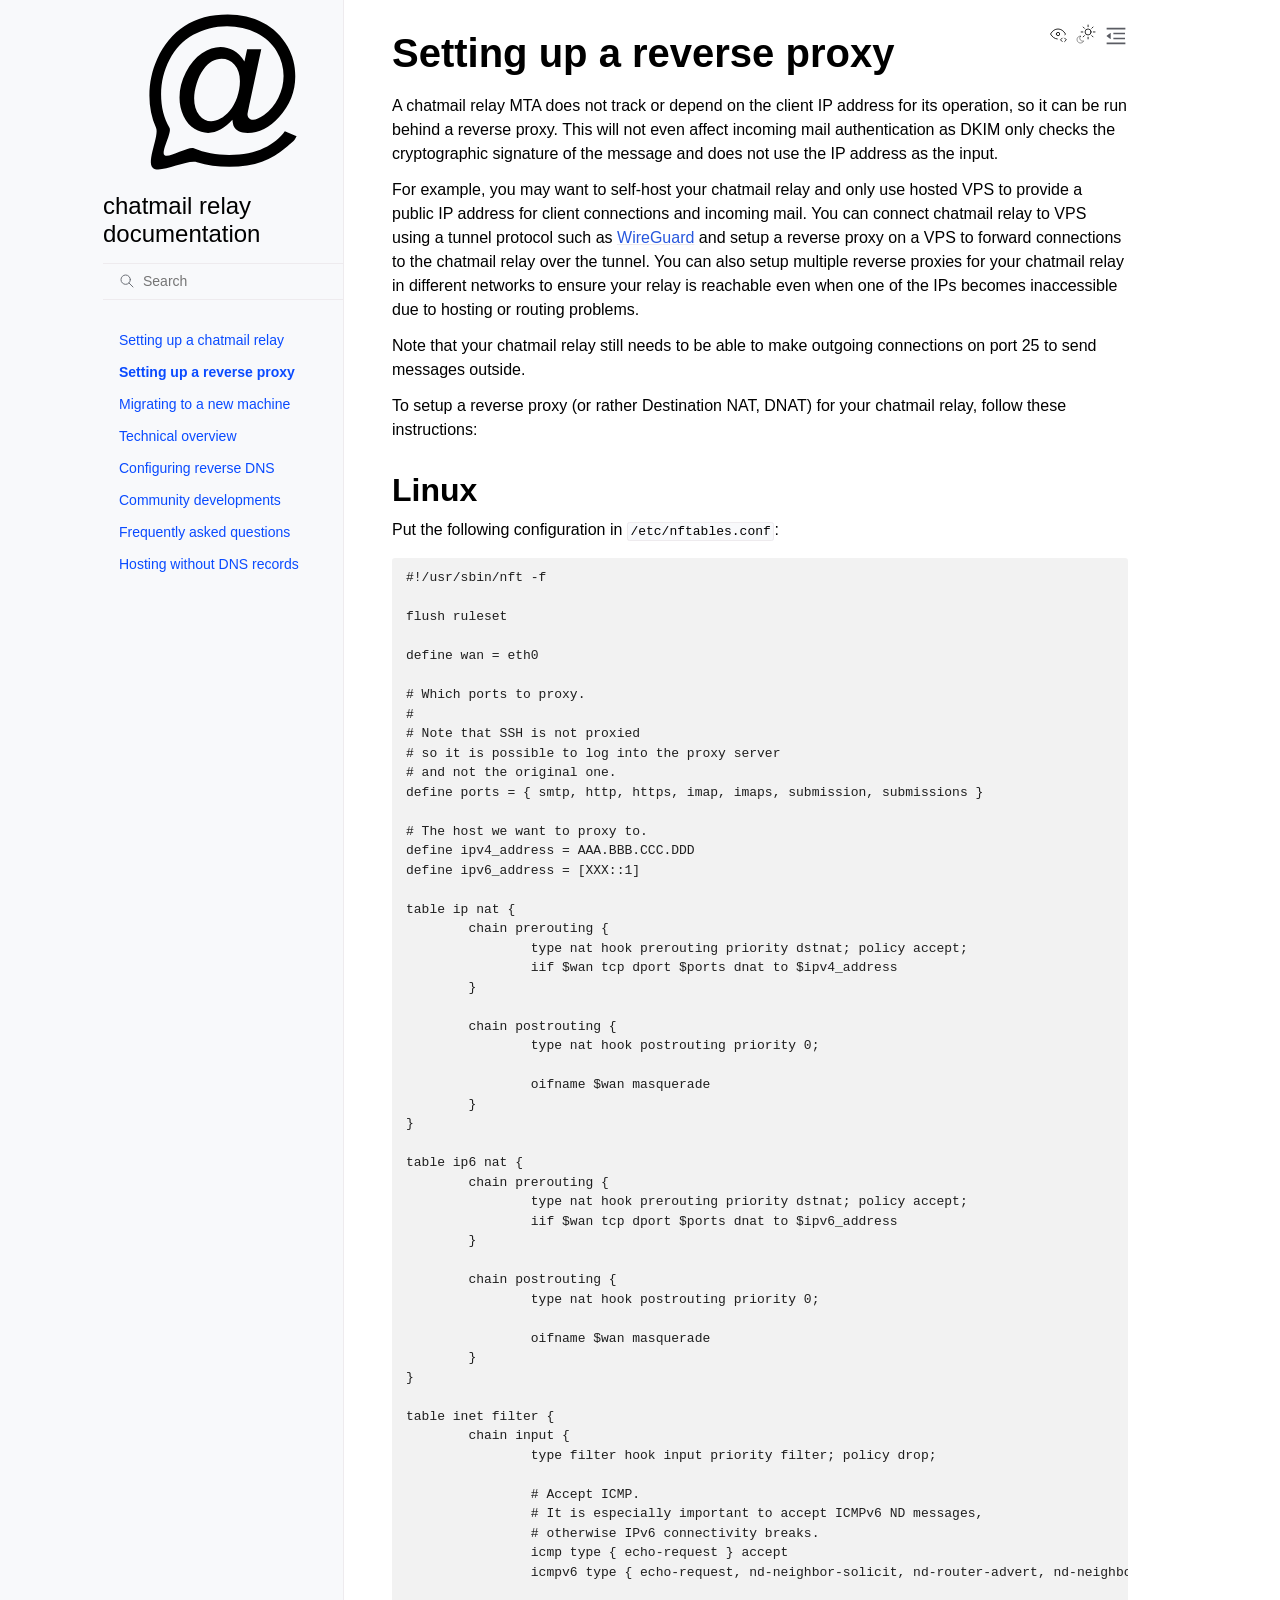
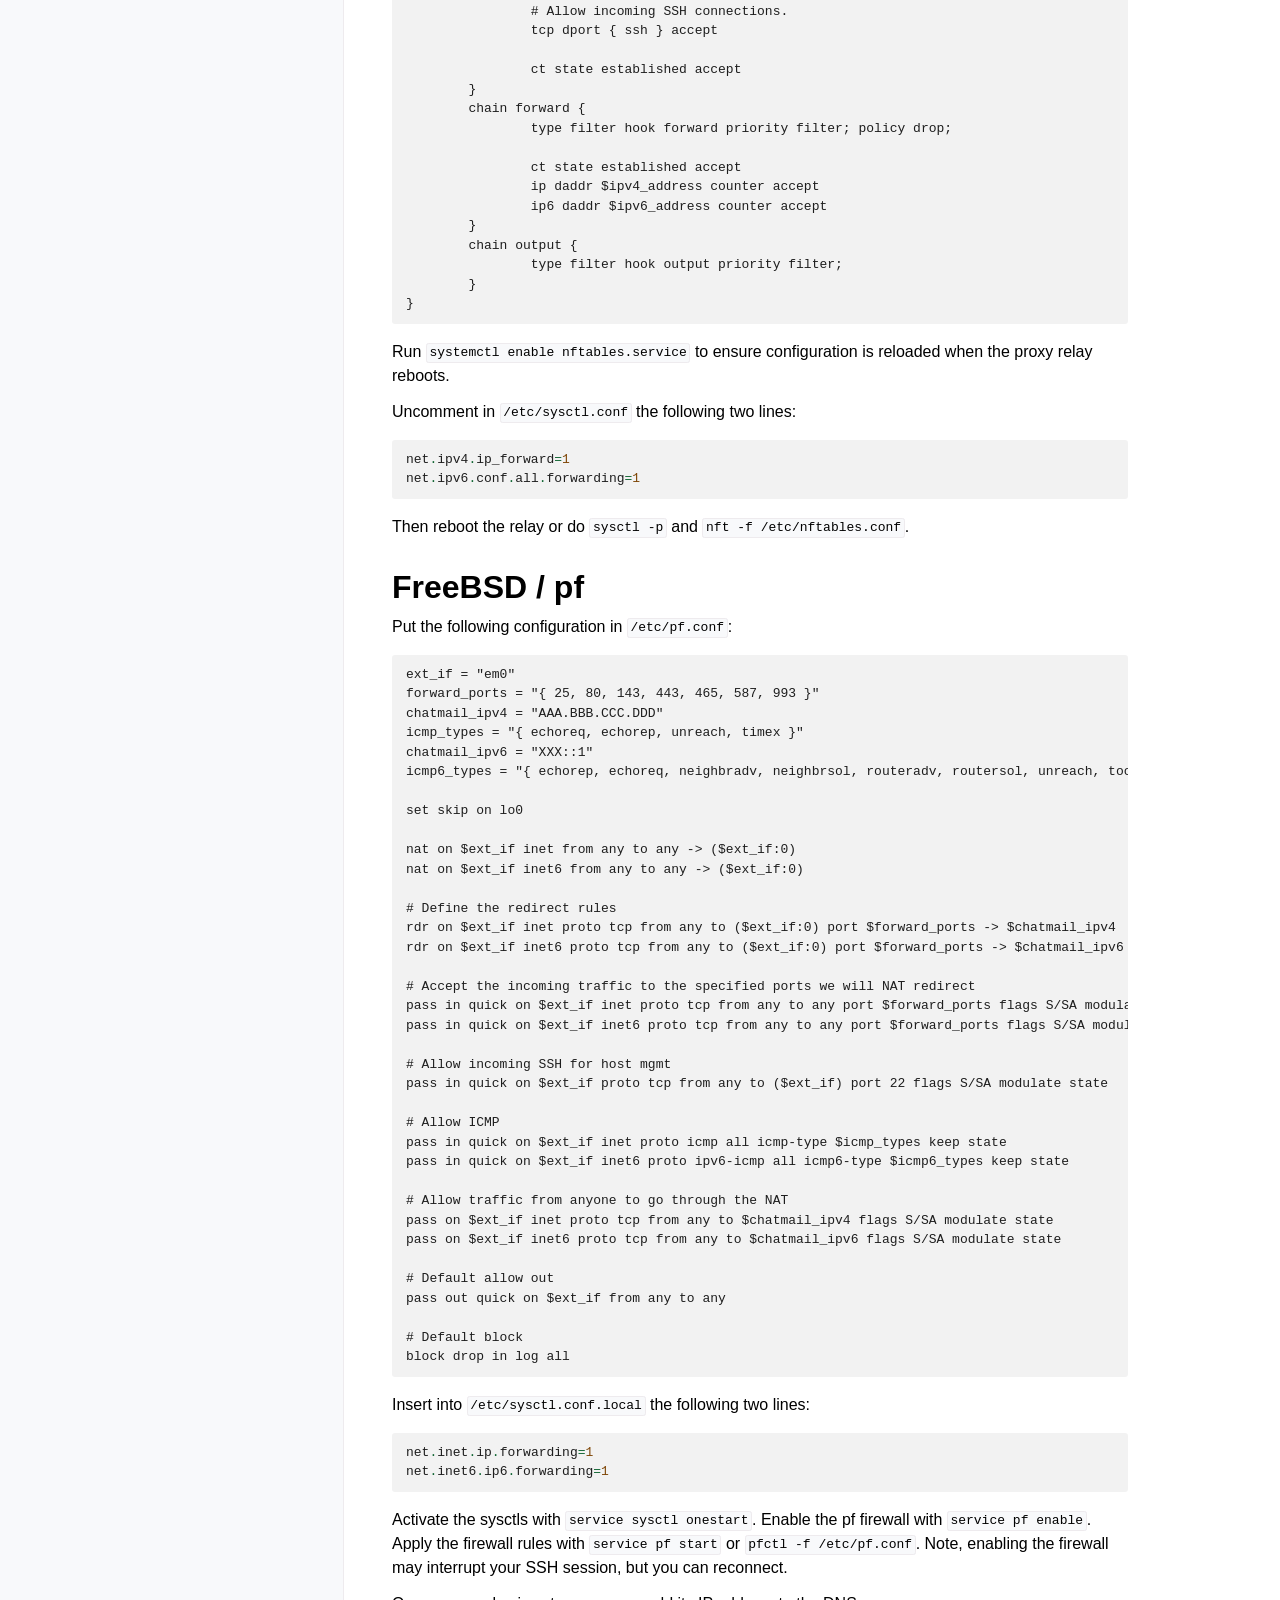
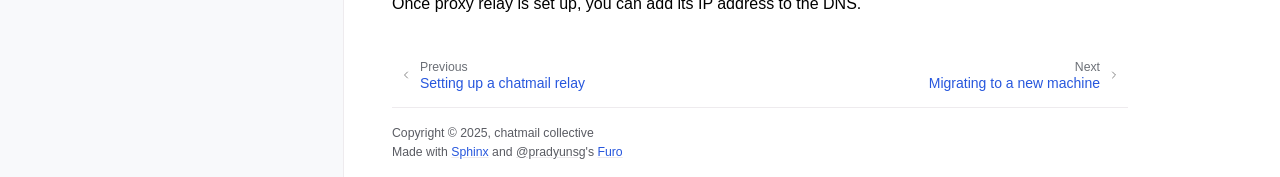
<file: doc/relay/proxy.html>
<!doctype html>
<html class="no-js" lang="en" data-content_root="./">
  <head><meta charset="utf-8">
    <meta name="viewport" content="width=device-width,initial-scale=1">
    <meta name="color-scheme" content="light dark"><meta name="viewport" content="width=device-width, initial-scale=1" />
<link rel="index" title="Index" href="genindex.html"><link rel="search" title="Search" href="search.html"><link rel="next" title="Migrating to a new machine" href="migrate.html"><link rel="prev" title="Setting up a chatmail relay" href="getting_started.html">
        <link rel="prefetch" href="_static/chatmail.svg" as="image">

    <!-- Generated with Sphinx 9.1.0 and Furo 2025.12.19 -->
        <title>Setting up a reverse proxy - chatmail relay documentation</title>
      <link rel="stylesheet" type="text/css" href="_static/pygments.css" />
    <link rel="stylesheet" type="text/css" href="_static/styles/furo.css" />
    <link rel="stylesheet" type="text/css" href="_static/styles/furo-extensions.css" />
    <link rel="stylesheet" type="text/css" href="_static/custom.css" />
    
    


<style>
  body {
    --color-code-background: #f2f2f2;
  --color-code-foreground: #1e1e1e;
  
  }
  @media not print {
    body[data-theme="dark"] {
      --color-code-background: #202020;
  --color-code-foreground: #d0d0d0;
  
    }
    @media (prefers-color-scheme: dark) {
      body:not([data-theme="light"]) {
        --color-code-background: #202020;
  --color-code-foreground: #d0d0d0;
  
      }
    }
  }
</style></head>
  <body>
    
    <script>
      document.body.dataset.theme = localStorage.getItem("theme") || "auto";
    </script>
    

<svg xmlns="http://www.w3.org/2000/svg" style="display: none;">
  <symbol id="svg-toc" viewBox="0 0 24 24">
    <title>Contents</title>
    <svg stroke="currentColor" fill="currentColor" stroke-width="0" viewBox="0 0 1024 1024">
      <path d="M408 442h480c4.4 0 8-3.6 8-8v-56c0-4.4-3.6-8-8-8H408c-4.4 0-8 3.6-8 8v56c0 4.4 3.6 8 8 8zm-8 204c0 4.4 3.6 8 8 8h480c4.4 0 8-3.6 8-8v-56c0-4.4-3.6-8-8-8H408c-4.4 0-8 3.6-8 8v56zm504-486H120c-4.4 0-8 3.6-8 8v56c0 4.4 3.6 8 8 8h784c4.4 0 8-3.6 8-8v-56c0-4.4-3.6-8-8-8zm0 632H120c-4.4 0-8 3.6-8 8v56c0 4.4 3.6 8 8 8h784c4.4 0 8-3.6 8-8v-56c0-4.4-3.6-8-8-8zM115.4 518.9L271.7 642c5.8 4.6 14.4.5 14.4-6.9V388.9c0-7.4-8.5-11.5-14.4-6.9L115.4 505.1a8.74 8.74 0 0 0 0 13.8z"/>
    </svg>
  </symbol>
  <symbol id="svg-menu" viewBox="0 0 24 24">
    <title>Menu</title>
    <svg xmlns="http://www.w3.org/2000/svg" viewBox="0 0 24 24" fill="none" stroke="currentColor"
      stroke-width="2" stroke-linecap="round" stroke-linejoin="round" class="feather-menu">
      <line x1="3" y1="12" x2="21" y2="12"></line>
      <line x1="3" y1="6" x2="21" y2="6"></line>
      <line x1="3" y1="18" x2="21" y2="18"></line>
    </svg>
  </symbol>
  <symbol id="svg-arrow-right" viewBox="0 0 24 24">
    <title>Expand</title>
    <svg xmlns="http://www.w3.org/2000/svg" viewBox="0 0 24 24" fill="none" stroke="currentColor"
      stroke-width="2" stroke-linecap="round" stroke-linejoin="round" class="feather-chevron-right">
      <polyline points="9 18 15 12 9 6"></polyline>
    </svg>
  </symbol>
  <symbol id="svg-sun" viewBox="0 0 24 24">
    <title>Light mode</title>
    <svg xmlns="http://www.w3.org/2000/svg" viewBox="0 0 24 24" fill="none" stroke="currentColor"
      stroke-width="1" stroke-linecap="round" stroke-linejoin="round" class="feather-sun">
      <circle cx="12" cy="12" r="5"></circle>
      <line x1="12" y1="1" x2="12" y2="3"></line>
      <line x1="12" y1="21" x2="12" y2="23"></line>
      <line x1="4.22" y1="4.22" x2="5.64" y2="5.64"></line>
      <line x1="18.36" y1="18.36" x2="19.78" y2="19.78"></line>
      <line x1="1" y1="12" x2="3" y2="12"></line>
      <line x1="21" y1="12" x2="23" y2="12"></line>
      <line x1="4.22" y1="19.78" x2="5.64" y2="18.36"></line>
      <line x1="18.36" y1="5.64" x2="19.78" y2="4.22"></line>
    </svg>
  </symbol>
  <symbol id="svg-moon" viewBox="0 0 24 24">
    <title>Dark mode</title>
    <svg xmlns="http://www.w3.org/2000/svg" viewBox="0 0 24 24" fill="none" stroke="currentColor"
      stroke-width="1" stroke-linecap="round" stroke-linejoin="round" class="icon-tabler-moon">
      <path stroke="none" d="M0 0h24v24H0z" fill="none" />
      <path d="M12 3c.132 0 .263 0 .393 0a7.5 7.5 0 0 0 7.92 12.446a9 9 0 1 1 -8.313 -12.454z" />
    </svg>
  </symbol>
  <symbol id="svg-sun-with-moon" viewBox="0 0 24 24">
    <title>Auto light/dark, in light mode</title>
    <svg xmlns="http://www.w3.org/2000/svg" viewBox="0 0 24 24" fill="none" stroke="currentColor"
      stroke-width="1" stroke-linecap="round" stroke-linejoin="round"
      class="icon-custom-derived-from-feather-sun-and-tabler-moon">
      <path style="opacity: 50%" d="M 5.411 14.504 C 5.471 14.504 5.532 14.504 5.591 14.504 C 3.639 16.319 4.383 19.569 6.931 20.352 C 7.693 20.586 8.512 20.551 9.25 20.252 C 8.023 23.207 4.056 23.725 2.11 21.184 C 0.166 18.642 1.702 14.949 4.874 14.536 C 5.051 14.512 5.231 14.5 5.411 14.5 L 5.411 14.504 Z"/>
      <line x1="14.5" y1="3.25" x2="14.5" y2="1.25"/>
      <line x1="14.5" y1="15.85" x2="14.5" y2="17.85"/>
      <line x1="10.044" y1="5.094" x2="8.63" y2="3.68"/>
      <line x1="19" y1="14.05" x2="20.414" y2="15.464"/>
      <line x1="8.2" y1="9.55" x2="6.2" y2="9.55"/>
      <line x1="20.8" y1="9.55" x2="22.8" y2="9.55"/>
      <line x1="10.044" y1="14.006" x2="8.63" y2="15.42"/>
      <line x1="19" y1="5.05" x2="20.414" y2="3.636"/>
      <circle cx="14.5" cy="9.55" r="3.6"/>
    </svg>
  </symbol>
  <symbol id="svg-moon-with-sun" viewBox="0 0 24 24">
    <title>Auto light/dark, in dark mode</title>
    <svg xmlns="http://www.w3.org/2000/svg" viewBox="0 0 24 24" fill="none" stroke="currentColor"
      stroke-width="1" stroke-linecap="round" stroke-linejoin="round"
      class="icon-custom-derived-from-feather-sun-and-tabler-moon">
      <path d="M 8.282 7.007 C 8.385 7.007 8.494 7.007 8.595 7.007 C 5.18 10.184 6.481 15.869 10.942 17.24 C 12.275 17.648 13.706 17.589 15 17.066 C 12.851 22.236 5.91 23.143 2.505 18.696 C -0.897 14.249 1.791 7.786 7.342 7.063 C 7.652 7.021 7.965 7 8.282 7 L 8.282 7.007 Z"/>
      <line style="opacity: 50%" x1="18" y1="3.705" x2="18" y2="2.5"/>
      <line style="opacity: 50%" x1="18" y1="11.295" x2="18" y2="12.5"/>
      <line style="opacity: 50%" x1="15.316" y1="4.816" x2="14.464" y2="3.964"/>
      <line style="opacity: 50%" x1="20.711" y1="10.212" x2="21.563" y2="11.063"/>
      <line style="opacity: 50%" x1="14.205" y1="7.5" x2="13.001" y2="7.5"/>
      <line style="opacity: 50%" x1="21.795" y1="7.5" x2="23" y2="7.5"/>
      <line style="opacity: 50%" x1="15.316" y1="10.184" x2="14.464" y2="11.036"/>
      <line style="opacity: 50%" x1="20.711" y1="4.789" x2="21.563" y2="3.937"/>
      <circle style="opacity: 50%" cx="18" cy="7.5" r="2.169"/>
    </svg>
  </symbol>
  <symbol id="svg-pencil" viewBox="0 0 24 24">
    <svg xmlns="http://www.w3.org/2000/svg" viewBox="0 0 24 24" fill="none" stroke="currentColor"
      stroke-width="1" stroke-linecap="round" stroke-linejoin="round" class="icon-tabler-pencil-code">
      <path d="M4 20h4l10.5 -10.5a2.828 2.828 0 1 0 -4 -4l-10.5 10.5v4" />
      <path d="M13.5 6.5l4 4" />
      <path d="M20 21l2 -2l-2 -2" />
      <path d="M17 17l-2 2l2 2" />
    </svg>
  </symbol>
  <symbol id="svg-eye" viewBox="0 0 24 24">
    <svg xmlns="http://www.w3.org/2000/svg" viewBox="0 0 24 24" fill="none" stroke="currentColor"
      stroke-width="1" stroke-linecap="round" stroke-linejoin="round" class="icon-tabler-eye-code">
      <path stroke="none" d="M0 0h24v24H0z" fill="none" />
      <path d="M10 12a2 2 0 1 0 4 0a2 2 0 0 0 -4 0" />
      <path
        d="M11.11 17.958c-3.209 -.307 -5.91 -2.293 -8.11 -5.958c2.4 -4 5.4 -6 9 -6c3.6 0 6.6 2 9 6c-.21 .352 -.427 .688 -.647 1.008" />
      <path d="M20 21l2 -2l-2 -2" />
      <path d="M17 17l-2 2l2 2" />
    </svg>
  </symbol>
</svg>

<input type="checkbox" class="sidebar-toggle" name="__navigation" id="__navigation" aria-label="Toggle site navigation sidebar">
<input type="checkbox" class="sidebar-toggle" name="__toc" id="__toc" aria-label="Toggle table of contents sidebar">
<label class="overlay sidebar-overlay" for="__navigation"></label>
<label class="overlay toc-overlay" for="__toc"></label>

<a class="skip-to-content muted-link" href="#furo-main-content">Skip to content</a>



<div class="page">
  <header class="mobile-header">
    <div class="header-left">
      <label class="nav-overlay-icon" for="__navigation">
        <span class="icon"><svg><use href="#svg-menu"></use></svg></span>
      </label>
    </div>
    <div class="header-center">
      <a href="index.html"><div class="brand">chatmail relay documentation</div></a>
    </div>
    <div class="header-right">
      <div class="theme-toggle-container theme-toggle-header">
        <button class="theme-toggle" aria-label="Toggle Light / Dark / Auto color theme">
          <svg class="theme-icon-when-auto-light"><use href="#svg-sun-with-moon"></use></svg>
          <svg class="theme-icon-when-auto-dark"><use href="#svg-moon-with-sun"></use></svg>
          <svg class="theme-icon-when-dark"><use href="#svg-moon"></use></svg>
          <svg class="theme-icon-when-light"><use href="#svg-sun"></use></svg>
        </button>
      </div>
      <label class="toc-overlay-icon toc-header-icon" for="__toc">
        <span class="icon"><svg><use href="#svg-toc"></use></svg></span>
      </label>
    </div>
  </header>
  <aside class="sidebar-drawer">
    <div class="sidebar-container">
      
      <div class="sidebar-sticky"><a class="sidebar-brand" href="index.html">
  <div class="sidebar-logo-container">
    <img class="sidebar-logo" src="_static/chatmail.svg" alt="Logo"/>
  </div>
  
  <span class="sidebar-brand-text">chatmail relay documentation</span>
  
</a><form class="sidebar-search-container" method="get" action="search.html" role="search">
  <input class="sidebar-search" placeholder="Search" name="q" aria-label="Search">
  <input type="hidden" name="check_keywords" value="yes">
  <input type="hidden" name="area" value="default">
</form>
<div id="searchbox"></div><div class="sidebar-scroll"><div class="sidebar-tree">
  <ul class="current">
<li class="toctree-l1"><a class="reference internal" href="getting_started.html">Setting up a chatmail relay</a></li>
<li class="toctree-l1 current current-page"><a class="current reference internal" href="#">Setting up a reverse proxy</a></li>
<li class="toctree-l1"><a class="reference internal" href="migrate.html">Migrating to a new machine</a></li>
<li class="toctree-l1"><a class="reference internal" href="overview.html">Technical overview</a></li>
<li class="toctree-l1"><a class="reference internal" href="reverse_dns.html">Configuring reverse DNS</a></li>
<li class="toctree-l1"><a class="reference internal" href="related.html">Community developments</a></li>
<li class="toctree-l1"><a class="reference internal" href="faq.html">Frequently asked questions</a></li>
<li class="toctree-l1"><a class="reference internal" href="iponly.html">Hosting without DNS records</a></li>
</ul>

</div>
</div>

      </div>
      
    </div>
  </aside>
  <div class="main">
    <div class="content">
      <div class="article-container">
        <a href="#" class="back-to-top muted-link">
          <svg xmlns="http://www.w3.org/2000/svg" viewBox="0 0 24 24">
            <path d="M13 20h-2V8l-5.5 5.5-1.42-1.42L12 4.16l7.92 7.92-1.42 1.42L13 8v12z"></path>
          </svg>
          <span>Back to top</span>
        </a>
        <div class="content-icon-container">
          <div class="view-this-page">
  <a class="muted-link" href="_sources/proxy.rst.txt" title="View this page">
    <svg><use href="#svg-eye"></use></svg>
    <span class="visually-hidden">View this page</span>
  </a>
</div>
<div class="theme-toggle-container theme-toggle-content">
            <button class="theme-toggle" aria-label="Toggle Light / Dark / Auto color theme">
              <svg class="theme-icon-when-auto-light"><use href="#svg-sun-with-moon"></use></svg>
              <svg class="theme-icon-when-auto-dark"><use href="#svg-moon-with-sun"></use></svg>
              <svg class="theme-icon-when-dark"><use href="#svg-moon"></use></svg>
              <svg class="theme-icon-when-light"><use href="#svg-sun"></use></svg>
            </button>
          </div>
          <label class="toc-overlay-icon toc-content-icon" for="__toc">
            <span class="icon"><svg><use href="#svg-toc"></use></svg></span>
          </label>
        </div>
        <article role="main" id="furo-main-content">
          <section id="setting-up-a-reverse-proxy">
<h1>Setting up a reverse proxy<a class="headerlink" href="#setting-up-a-reverse-proxy" title="Link to this heading">¶</a></h1>
<p>A chatmail relay MTA does not track or depend on the client IP address
for its operation, so it can be run behind a reverse proxy. This will
not even affect incoming mail authentication as DKIM only checks the
cryptographic signature of the message and does not use the IP address
as the input.</p>
<p>For example, you may want to self-host your chatmail relay and only use
hosted VPS to provide a public IP address for client connections and
incoming mail. You can connect chatmail relay to VPS using a tunnel
protocol such as <a class="reference external" href="../../index.html">WireGuard</a> and setup a
reverse proxy on a VPS to forward connections to the chatmail relay over
the tunnel. You can also setup multiple reverse proxies for your
chatmail relay in different networks to ensure your relay is reachable
even when one of the IPs becomes inaccessible due to hosting or routing
problems.</p>
<p>Note that your chatmail relay still needs to be able to make outgoing
connections on port 25 to send messages outside.</p>
<p>To setup a reverse proxy (or rather Destination NAT, DNAT) for your
chatmail relay, follow these instructions:</p>
<section id="linux">
<h2>Linux<a class="headerlink" href="#linux" title="Link to this heading">¶</a></h2>
<p>Put the following configuration in
<code class="docutils literal notranslate"><span class="pre">/etc/nftables.conf</span></code>:</p>
<div class="highlight-default notranslate"><div class="highlight"><pre><span></span>#!/usr/sbin/nft -f

flush ruleset

define wan = eth0

# Which ports to proxy.
#
# Note that SSH is not proxied
# so it is possible to log into the proxy server
# and not the original one.
define ports = { smtp, http, https, imap, imaps, submission, submissions }

# The host we want to proxy to.
define ipv4_address = AAA.BBB.CCC.DDD
define ipv6_address = [XXX::1]

table ip nat {
        chain prerouting {
                type nat hook prerouting priority dstnat; policy accept;
                iif $wan tcp dport $ports dnat to $ipv4_address
        }

        chain postrouting {
                type nat hook postrouting priority 0;

                oifname $wan masquerade
        }
}

table ip6 nat {
        chain prerouting {
                type nat hook prerouting priority dstnat; policy accept;
                iif $wan tcp dport $ports dnat to $ipv6_address
        }

        chain postrouting {
                type nat hook postrouting priority 0;

                oifname $wan masquerade
        }
}

table inet filter {
        chain input {
                type filter hook input priority filter; policy drop;

                # Accept ICMP.
                # It is especially important to accept ICMPv6 ND messages,
                # otherwise IPv6 connectivity breaks.
                icmp type { echo-request } accept
                icmpv6 type { echo-request, nd-neighbor-solicit, nd-router-advert, nd-neighbor-advert } accept

                # Allow incoming SSH connections.
                tcp dport { ssh } accept

                ct state established accept
        }
        chain forward {
                type filter hook forward priority filter; policy drop;

                ct state established accept
                ip daddr $ipv4_address counter accept
                ip6 daddr $ipv6_address counter accept
        }
        chain output {
                type filter hook output priority filter;
        }
}
</pre></div>
</div>
<p>Run <code class="docutils literal notranslate"><span class="pre">systemctl</span> <span class="pre">enable</span> <span class="pre">nftables.service</span></code> to ensure configuration is
reloaded when the proxy relay reboots.</p>
<p>Uncomment in <code class="docutils literal notranslate"><span class="pre">/etc/sysctl.conf</span></code> the following two lines:</p>
<div class="highlight-default notranslate"><div class="highlight"><pre><span></span><span class="n">net</span><span class="o">.</span><span class="n">ipv4</span><span class="o">.</span><span class="n">ip_forward</span><span class="o">=</span><span class="mi">1</span>
<span class="n">net</span><span class="o">.</span><span class="n">ipv6</span><span class="o">.</span><span class="n">conf</span><span class="o">.</span><span class="n">all</span><span class="o">.</span><span class="n">forwarding</span><span class="o">=</span><span class="mi">1</span>
</pre></div>
</div>
<p>Then reboot the relay or do <code class="docutils literal notranslate"><span class="pre">sysctl</span> <span class="pre">-p</span></code> and
<code class="docutils literal notranslate"><span class="pre">nft</span> <span class="pre">-f</span> <span class="pre">/etc/nftables.conf</span></code>.</p>
</section>
<section id="freebsd-pf">
<h2>FreeBSD / pf<a class="headerlink" href="#freebsd-pf" title="Link to this heading">¶</a></h2>
<p>Put the following configuration in
<code class="docutils literal notranslate"><span class="pre">/etc/pf.conf</span></code>:</p>
<div class="highlight-default notranslate"><div class="highlight"><pre><span></span>ext_if = "em0"
forward_ports = "{ 25, 80, 143, 443, 465, 587, 993 }"
chatmail_ipv4 = "AAA.BBB.CCC.DDD"
icmp_types = "{ echoreq, echorep, unreach, timex }"
chatmail_ipv6 = "XXX::1"
icmp6_types = "{ echorep, echoreq, neighbradv, neighbrsol, routeradv, routersol, unreach, toobig, timex }"

set skip on lo0

nat on $ext_if inet from any to any -&gt; ($ext_if:0)
nat on $ext_if inet6 from any to any -&gt; ($ext_if:0)

# Define the redirect rules
rdr on $ext_if inet proto tcp from any to ($ext_if:0) port $forward_ports -&gt; $chatmail_ipv4
rdr on $ext_if inet6 proto tcp from any to ($ext_if:0) port $forward_ports -&gt; $chatmail_ipv6

# Accept the incoming traffic to the specified ports we will NAT redirect
pass in quick on $ext_if inet proto tcp from any to any port $forward_ports flags S/SA modulate state
pass in quick on $ext_if inet6 proto tcp from any to any port $forward_ports flags S/SA modulate state

# Allow incoming SSH for host mgmt
pass in quick on $ext_if proto tcp from any to ($ext_if) port 22 flags S/SA modulate state

# Allow ICMP
pass in quick on $ext_if inet proto icmp all icmp-type $icmp_types keep state
pass in quick on $ext_if inet6 proto ipv6-icmp all icmp6-type $icmp6_types keep state

# Allow traffic from anyone to go through the NAT
pass on $ext_if inet proto tcp from any to $chatmail_ipv4 flags S/SA modulate state
pass on $ext_if inet6 proto tcp from any to $chatmail_ipv6 flags S/SA modulate state

# Default allow out
pass out quick on $ext_if from any to any

# Default block
block drop in log all
</pre></div>
</div>
<p>Insert into <code class="docutils literal notranslate"><span class="pre">/etc/sysctl.conf.local</span></code> the following two lines:</p>
<div class="highlight-default notranslate"><div class="highlight"><pre><span></span><span class="n">net</span><span class="o">.</span><span class="n">inet</span><span class="o">.</span><span class="n">ip</span><span class="o">.</span><span class="n">forwarding</span><span class="o">=</span><span class="mi">1</span>
<span class="n">net</span><span class="o">.</span><span class="n">inet6</span><span class="o">.</span><span class="n">ip6</span><span class="o">.</span><span class="n">forwarding</span><span class="o">=</span><span class="mi">1</span>
</pre></div>
</div>
<p>Activate the sysctls with <code class="docutils literal notranslate"><span class="pre">service</span> <span class="pre">sysctl</span> <span class="pre">onestart</span></code>.
Enable the pf firewall with <code class="docutils literal notranslate"><span class="pre">service</span> <span class="pre">pf</span> <span class="pre">enable</span></code>.
Apply the firewall rules with <code class="docutils literal notranslate"><span class="pre">service</span> <span class="pre">pf</span> <span class="pre">start</span></code> or <code class="docutils literal notranslate"><span class="pre">pfctl</span> <span class="pre">-f</span> <span class="pre">/etc/pf.conf</span></code>.
Note, enabling the firewall may interrupt your SSH session, but you can reconnect.</p>
<p>Once proxy relay is set up, you can add its IP address to the DNS.</p>
</section>
</section>

        </article>
      </div>
      <footer>
        
        <div class="related-pages">
          <a class="next-page" href="migrate.html">
              <div class="page-info">
                <div class="context">
                  <span>Next</span>
                </div>
                <div class="title">Migrating to a new machine</div>
              </div>
              <svg class="furo-related-icon"><use href="#svg-arrow-right"></use></svg>
            </a>
          <a class="prev-page" href="getting_started.html">
              <svg class="furo-related-icon"><use href="#svg-arrow-right"></use></svg>
              <div class="page-info">
                <div class="context">
                  <span>Previous</span>
                </div>
                
                <div class="title">Setting up a chatmail relay</div>
                
              </div>
            </a>
        </div>
        <div class="bottom-of-page">
          <div class="left-details">
            <div class="copyright">
                Copyright &#169; 2025, chatmail collective
            </div>
            Made with <a href="../../index.html">Sphinx</a> and <a class="muted-link" href="../../index.html">@pradyunsg</a>'s
            
            <a href="https://github.com/pradyunsg/furo">Furo</a>
            
          </div>
          <div class="right-details">
            
          </div>
        </div>
        
      </footer>
    </div>
    <aside class="toc-drawer">
      
      
      <div class="toc-sticky toc-scroll">
        <div class="toc-title-container">
          <span class="toc-title">
            On this page
          </span>
        </div>
        <div class="toc-tree-container">
          <div class="toc-tree">
            <ul>
<li><a class="reference internal" href="#">Setting up a reverse proxy</a><ul>
<li><a class="reference internal" href="#linux">Linux</a></li>
<li><a class="reference internal" href="#freebsd-pf">FreeBSD / pf</a></li>
</ul>
</li>
</ul>

          </div>
        </div>
      </div>
      
      
    </aside>
  </div>
</div><script src="_static/documentation_options.js"></script>
    <script src="_static/doctools.js"></script>
    <script src="_static/sphinx_highlight.js"></script>
    <script src="_static/scripts/furo.js"></script>
    </body>
</html>
</file>
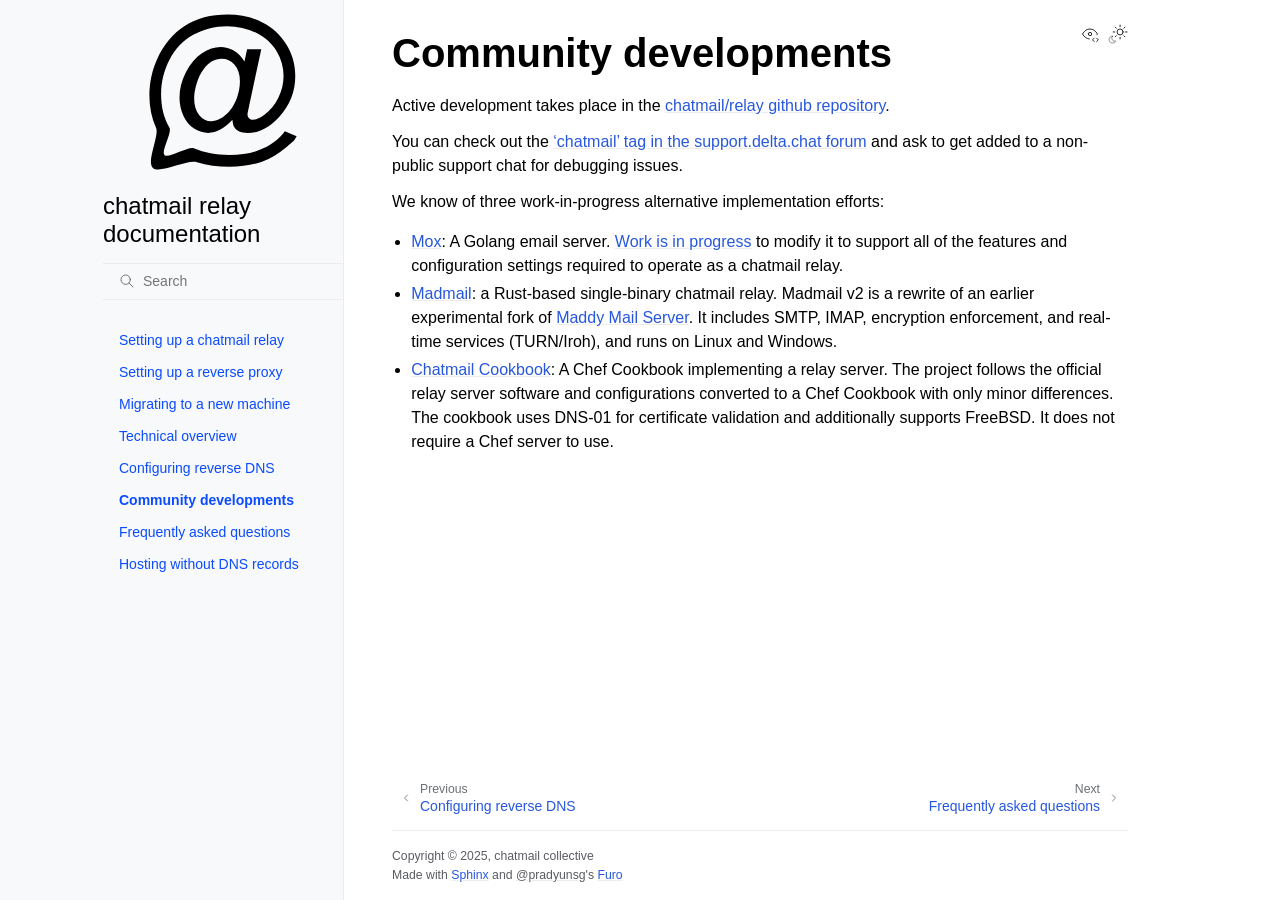
<file: doc/relay/related.html>
<!doctype html>
<html class="no-js" lang="en" data-content_root="./">
  <head><meta charset="utf-8">
    <meta name="viewport" content="width=device-width,initial-scale=1">
    <meta name="color-scheme" content="light dark"><meta name="viewport" content="width=device-width, initial-scale=1" />
<link rel="index" title="Index" href="genindex.html"><link rel="search" title="Search" href="search.html"><link rel="next" title="Frequently asked questions" href="faq.html"><link rel="prev" title="Configuring reverse DNS" href="reverse_dns.html">
        <link rel="prefetch" href="_static/chatmail.svg" as="image">

    <!-- Generated with Sphinx 9.1.0 and Furo 2025.12.19 -->
        <title>Community developments - chatmail relay documentation</title>
      <link rel="stylesheet" type="text/css" href="_static/pygments.css" />
    <link rel="stylesheet" type="text/css" href="_static/styles/furo.css" />
    <link rel="stylesheet" type="text/css" href="_static/styles/furo-extensions.css" />
    <link rel="stylesheet" type="text/css" href="_static/custom.css" />
    
    


<style>
  body {
    --color-code-background: #f2f2f2;
  --color-code-foreground: #1e1e1e;
  
  }
  @media not print {
    body[data-theme="dark"] {
      --color-code-background: #202020;
  --color-code-foreground: #d0d0d0;
  
    }
    @media (prefers-color-scheme: dark) {
      body:not([data-theme="light"]) {
        --color-code-background: #202020;
  --color-code-foreground: #d0d0d0;
  
      }
    }
  }
</style></head>
  <body>
    
    <script>
      document.body.dataset.theme = localStorage.getItem("theme") || "auto";
    </script>
    

<svg xmlns="http://www.w3.org/2000/svg" style="display: none;">
  <symbol id="svg-toc" viewBox="0 0 24 24">
    <title>Contents</title>
    <svg stroke="currentColor" fill="currentColor" stroke-width="0" viewBox="0 0 1024 1024">
      <path d="M408 442h480c4.4 0 8-3.6 8-8v-56c0-4.4-3.6-8-8-8H408c-4.4 0-8 3.6-8 8v56c0 4.4 3.6 8 8 8zm-8 204c0 4.4 3.6 8 8 8h480c4.4 0 8-3.6 8-8v-56c0-4.4-3.6-8-8-8H408c-4.4 0-8 3.6-8 8v56zm504-486H120c-4.4 0-8 3.6-8 8v56c0 4.4 3.6 8 8 8h784c4.4 0 8-3.6 8-8v-56c0-4.4-3.6-8-8-8zm0 632H120c-4.4 0-8 3.6-8 8v56c0 4.4 3.6 8 8 8h784c4.4 0 8-3.6 8-8v-56c0-4.4-3.6-8-8-8zM115.4 518.9L271.7 642c5.8 4.6 14.4.5 14.4-6.9V388.9c0-7.4-8.5-11.5-14.4-6.9L115.4 505.1a8.74 8.74 0 0 0 0 13.8z"/>
    </svg>
  </symbol>
  <symbol id="svg-menu" viewBox="0 0 24 24">
    <title>Menu</title>
    <svg xmlns="http://www.w3.org/2000/svg" viewBox="0 0 24 24" fill="none" stroke="currentColor"
      stroke-width="2" stroke-linecap="round" stroke-linejoin="round" class="feather-menu">
      <line x1="3" y1="12" x2="21" y2="12"></line>
      <line x1="3" y1="6" x2="21" y2="6"></line>
      <line x1="3" y1="18" x2="21" y2="18"></line>
    </svg>
  </symbol>
  <symbol id="svg-arrow-right" viewBox="0 0 24 24">
    <title>Expand</title>
    <svg xmlns="http://www.w3.org/2000/svg" viewBox="0 0 24 24" fill="none" stroke="currentColor"
      stroke-width="2" stroke-linecap="round" stroke-linejoin="round" class="feather-chevron-right">
      <polyline points="9 18 15 12 9 6"></polyline>
    </svg>
  </symbol>
  <symbol id="svg-sun" viewBox="0 0 24 24">
    <title>Light mode</title>
    <svg xmlns="http://www.w3.org/2000/svg" viewBox="0 0 24 24" fill="none" stroke="currentColor"
      stroke-width="1" stroke-linecap="round" stroke-linejoin="round" class="feather-sun">
      <circle cx="12" cy="12" r="5"></circle>
      <line x1="12" y1="1" x2="12" y2="3"></line>
      <line x1="12" y1="21" x2="12" y2="23"></line>
      <line x1="4.22" y1="4.22" x2="5.64" y2="5.64"></line>
      <line x1="18.36" y1="18.36" x2="19.78" y2="19.78"></line>
      <line x1="1" y1="12" x2="3" y2="12"></line>
      <line x1="21" y1="12" x2="23" y2="12"></line>
      <line x1="4.22" y1="19.78" x2="5.64" y2="18.36"></line>
      <line x1="18.36" y1="5.64" x2="19.78" y2="4.22"></line>
    </svg>
  </symbol>
  <symbol id="svg-moon" viewBox="0 0 24 24">
    <title>Dark mode</title>
    <svg xmlns="http://www.w3.org/2000/svg" viewBox="0 0 24 24" fill="none" stroke="currentColor"
      stroke-width="1" stroke-linecap="round" stroke-linejoin="round" class="icon-tabler-moon">
      <path stroke="none" d="M0 0h24v24H0z" fill="none" />
      <path d="M12 3c.132 0 .263 0 .393 0a7.5 7.5 0 0 0 7.92 12.446a9 9 0 1 1 -8.313 -12.454z" />
    </svg>
  </symbol>
  <symbol id="svg-sun-with-moon" viewBox="0 0 24 24">
    <title>Auto light/dark, in light mode</title>
    <svg xmlns="http://www.w3.org/2000/svg" viewBox="0 0 24 24" fill="none" stroke="currentColor"
      stroke-width="1" stroke-linecap="round" stroke-linejoin="round"
      class="icon-custom-derived-from-feather-sun-and-tabler-moon">
      <path style="opacity: 50%" d="M 5.411 14.504 C 5.471 14.504 5.532 14.504 5.591 14.504 C 3.639 16.319 4.383 19.569 6.931 20.352 C 7.693 20.586 8.512 20.551 9.25 20.252 C 8.023 23.207 4.056 23.725 2.11 21.184 C 0.166 18.642 1.702 14.949 4.874 14.536 C 5.051 14.512 5.231 14.5 5.411 14.5 L 5.411 14.504 Z"/>
      <line x1="14.5" y1="3.25" x2="14.5" y2="1.25"/>
      <line x1="14.5" y1="15.85" x2="14.5" y2="17.85"/>
      <line x1="10.044" y1="5.094" x2="8.63" y2="3.68"/>
      <line x1="19" y1="14.05" x2="20.414" y2="15.464"/>
      <line x1="8.2" y1="9.55" x2="6.2" y2="9.55"/>
      <line x1="20.8" y1="9.55" x2="22.8" y2="9.55"/>
      <line x1="10.044" y1="14.006" x2="8.63" y2="15.42"/>
      <line x1="19" y1="5.05" x2="20.414" y2="3.636"/>
      <circle cx="14.5" cy="9.55" r="3.6"/>
    </svg>
  </symbol>
  <symbol id="svg-moon-with-sun" viewBox="0 0 24 24">
    <title>Auto light/dark, in dark mode</title>
    <svg xmlns="http://www.w3.org/2000/svg" viewBox="0 0 24 24" fill="none" stroke="currentColor"
      stroke-width="1" stroke-linecap="round" stroke-linejoin="round"
      class="icon-custom-derived-from-feather-sun-and-tabler-moon">
      <path d="M 8.282 7.007 C 8.385 7.007 8.494 7.007 8.595 7.007 C 5.18 10.184 6.481 15.869 10.942 17.24 C 12.275 17.648 13.706 17.589 15 17.066 C 12.851 22.236 5.91 23.143 2.505 18.696 C -0.897 14.249 1.791 7.786 7.342 7.063 C 7.652 7.021 7.965 7 8.282 7 L 8.282 7.007 Z"/>
      <line style="opacity: 50%" x1="18" y1="3.705" x2="18" y2="2.5"/>
      <line style="opacity: 50%" x1="18" y1="11.295" x2="18" y2="12.5"/>
      <line style="opacity: 50%" x1="15.316" y1="4.816" x2="14.464" y2="3.964"/>
      <line style="opacity: 50%" x1="20.711" y1="10.212" x2="21.563" y2="11.063"/>
      <line style="opacity: 50%" x1="14.205" y1="7.5" x2="13.001" y2="7.5"/>
      <line style="opacity: 50%" x1="21.795" y1="7.5" x2="23" y2="7.5"/>
      <line style="opacity: 50%" x1="15.316" y1="10.184" x2="14.464" y2="11.036"/>
      <line style="opacity: 50%" x1="20.711" y1="4.789" x2="21.563" y2="3.937"/>
      <circle style="opacity: 50%" cx="18" cy="7.5" r="2.169"/>
    </svg>
  </symbol>
  <symbol id="svg-pencil" viewBox="0 0 24 24">
    <svg xmlns="http://www.w3.org/2000/svg" viewBox="0 0 24 24" fill="none" stroke="currentColor"
      stroke-width="1" stroke-linecap="round" stroke-linejoin="round" class="icon-tabler-pencil-code">
      <path d="M4 20h4l10.5 -10.5a2.828 2.828 0 1 0 -4 -4l-10.5 10.5v4" />
      <path d="M13.5 6.5l4 4" />
      <path d="M20 21l2 -2l-2 -2" />
      <path d="M17 17l-2 2l2 2" />
    </svg>
  </symbol>
  <symbol id="svg-eye" viewBox="0 0 24 24">
    <svg xmlns="http://www.w3.org/2000/svg" viewBox="0 0 24 24" fill="none" stroke="currentColor"
      stroke-width="1" stroke-linecap="round" stroke-linejoin="round" class="icon-tabler-eye-code">
      <path stroke="none" d="M0 0h24v24H0z" fill="none" />
      <path d="M10 12a2 2 0 1 0 4 0a2 2 0 0 0 -4 0" />
      <path
        d="M11.11 17.958c-3.209 -.307 -5.91 -2.293 -8.11 -5.958c2.4 -4 5.4 -6 9 -6c3.6 0 6.6 2 9 6c-.21 .352 -.427 .688 -.647 1.008" />
      <path d="M20 21l2 -2l-2 -2" />
      <path d="M17 17l-2 2l2 2" />
    </svg>
  </symbol>
</svg>

<input type="checkbox" class="sidebar-toggle" name="__navigation" id="__navigation" aria-label="Toggle site navigation sidebar">
<input type="checkbox" class="sidebar-toggle" name="__toc" id="__toc" aria-label="Toggle table of contents sidebar">
<label class="overlay sidebar-overlay" for="__navigation"></label>
<label class="overlay toc-overlay" for="__toc"></label>

<a class="skip-to-content muted-link" href="#furo-main-content">Skip to content</a>



<div class="page">
  <header class="mobile-header">
    <div class="header-left">
      <label class="nav-overlay-icon" for="__navigation">
        <span class="icon"><svg><use href="#svg-menu"></use></svg></span>
      </label>
    </div>
    <div class="header-center">
      <a href="index.html"><div class="brand">chatmail relay documentation</div></a>
    </div>
    <div class="header-right">
      <div class="theme-toggle-container theme-toggle-header">
        <button class="theme-toggle" aria-label="Toggle Light / Dark / Auto color theme">
          <svg class="theme-icon-when-auto-light"><use href="#svg-sun-with-moon"></use></svg>
          <svg class="theme-icon-when-auto-dark"><use href="#svg-moon-with-sun"></use></svg>
          <svg class="theme-icon-when-dark"><use href="#svg-moon"></use></svg>
          <svg class="theme-icon-when-light"><use href="#svg-sun"></use></svg>
        </button>
      </div>
      <label class="toc-overlay-icon toc-header-icon no-toc" for="__toc">
        <span class="icon"><svg><use href="#svg-toc"></use></svg></span>
      </label>
    </div>
  </header>
  <aside class="sidebar-drawer">
    <div class="sidebar-container">
      
      <div class="sidebar-sticky"><a class="sidebar-brand" href="index.html">
  <div class="sidebar-logo-container">
    <img class="sidebar-logo" src="_static/chatmail.svg" alt="Logo"/>
  </div>
  
  <span class="sidebar-brand-text">chatmail relay documentation</span>
  
</a><form class="sidebar-search-container" method="get" action="search.html" role="search">
  <input class="sidebar-search" placeholder="Search" name="q" aria-label="Search">
  <input type="hidden" name="check_keywords" value="yes">
  <input type="hidden" name="area" value="default">
</form>
<div id="searchbox"></div><div class="sidebar-scroll"><div class="sidebar-tree">
  <ul class="current">
<li class="toctree-l1"><a class="reference internal" href="getting_started.html">Setting up a chatmail relay</a></li>
<li class="toctree-l1"><a class="reference internal" href="proxy.html">Setting up a reverse proxy</a></li>
<li class="toctree-l1"><a class="reference internal" href="migrate.html">Migrating to a new machine</a></li>
<li class="toctree-l1"><a class="reference internal" href="overview.html">Technical overview</a></li>
<li class="toctree-l1"><a class="reference internal" href="reverse_dns.html">Configuring reverse DNS</a></li>
<li class="toctree-l1 current current-page"><a class="current reference internal" href="#">Community developments</a></li>
<li class="toctree-l1"><a class="reference internal" href="faq.html">Frequently asked questions</a></li>
<li class="toctree-l1"><a class="reference internal" href="iponly.html">Hosting without DNS records</a></li>
</ul>

</div>
</div>

      </div>
      
    </div>
  </aside>
  <div class="main">
    <div class="content">
      <div class="article-container">
        <a href="#" class="back-to-top muted-link">
          <svg xmlns="http://www.w3.org/2000/svg" viewBox="0 0 24 24">
            <path d="M13 20h-2V8l-5.5 5.5-1.42-1.42L12 4.16l7.92 7.92-1.42 1.42L13 8v12z"></path>
          </svg>
          <span>Back to top</span>
        </a>
        <div class="content-icon-container">
          <div class="view-this-page">
  <a class="muted-link" href="_sources/related.rst.txt" title="View this page">
    <svg><use href="#svg-eye"></use></svg>
    <span class="visually-hidden">View this page</span>
  </a>
</div>
<div class="theme-toggle-container theme-toggle-content">
            <button class="theme-toggle" aria-label="Toggle Light / Dark / Auto color theme">
              <svg class="theme-icon-when-auto-light"><use href="#svg-sun-with-moon"></use></svg>
              <svg class="theme-icon-when-auto-dark"><use href="#svg-moon-with-sun"></use></svg>
              <svg class="theme-icon-when-dark"><use href="#svg-moon"></use></svg>
              <svg class="theme-icon-when-light"><use href="#svg-sun"></use></svg>
            </button>
          </div>
          <label class="toc-overlay-icon toc-content-icon no-toc" for="__toc">
            <span class="icon"><svg><use href="#svg-toc"></use></svg></span>
          </label>
        </div>
        <article role="main" id="furo-main-content">
          <section id="community-developments">
<h1>Community developments<a class="headerlink" href="#community-developments" title="Link to this heading">¶</a></h1>
<p>Active development takes place in the <a class="reference external" href="https://github.com/chatmail/relay">chatmail/relay github repository</a>.</p>
<p>You can check out the <a class="reference external" href="https://support.delta.chat/tag/chatmail">‘chatmail’ tag in the support.delta.chat forum</a>
and ask to get added to a non-public support chat for debugging issues.</p>
<p>We know of three work-in-progress alternative implementation efforts:</p>
<ul class="simple">
<li><p><a class="reference external" href="https://github.com/mjl-/mox">Mox</a>: A Golang email server. <a class="reference external" href="https://github.com/mjl-/mox/issues/251">Work
is in progress</a> to modify
it to support all of the features and configuration settings required
to operate as a chatmail relay.</p></li>
<li><p><a class="reference external" href="https://github.com/themadorg/madmail">Madmail</a>: a Rust-based
single-binary chatmail relay.  Madmail v2 is a rewrite of an earlier
experimental fork of <a class="reference external" href="../../index.html">Maddy Mail Server</a>.
It includes SMTP, IMAP, encryption enforcement, and real-time
services (TURN/Iroh), and runs on Linux and Windows.</p></li>
<li><p><a class="reference external" href="https://github.com/feld/chatmail-cookbook">Chatmail Cookbook</a>:
A Chef Cookbook implementing a relay server. The project follows the
official relay server software and configurations converted to a Chef
Cookbook with only minor differences. The cookbook uses DNS-01 for
certificate validation and additionally supports FreeBSD. It does not
require a Chef server to use.</p></li>
</ul>
</section>

        </article>
      </div>
      <footer>
        
        <div class="related-pages">
          <a class="next-page" href="faq.html">
              <div class="page-info">
                <div class="context">
                  <span>Next</span>
                </div>
                <div class="title">Frequently asked questions</div>
              </div>
              <svg class="furo-related-icon"><use href="#svg-arrow-right"></use></svg>
            </a>
          <a class="prev-page" href="reverse_dns.html">
              <svg class="furo-related-icon"><use href="#svg-arrow-right"></use></svg>
              <div class="page-info">
                <div class="context">
                  <span>Previous</span>
                </div>
                
                <div class="title">Configuring reverse DNS</div>
                
              </div>
            </a>
        </div>
        <div class="bottom-of-page">
          <div class="left-details">
            <div class="copyright">
                Copyright &#169; 2025, chatmail collective
            </div>
            Made with <a href="../../index.html">Sphinx</a> and <a class="muted-link" href="../../index.html">@pradyunsg</a>'s
            
            <a href="https://github.com/pradyunsg/furo">Furo</a>
            
          </div>
          <div class="right-details">
            
          </div>
        </div>
        
      </footer>
    </div>
    <aside class="toc-drawer no-toc">
      
      
      
    </aside>
  </div>
</div><script src="_static/documentation_options.js"></script>
    <script src="_static/doctools.js"></script>
    <script src="_static/sphinx_highlight.js"></script>
    <script src="_static/scripts/furo.js"></script>
    </body>
</html>
</file>
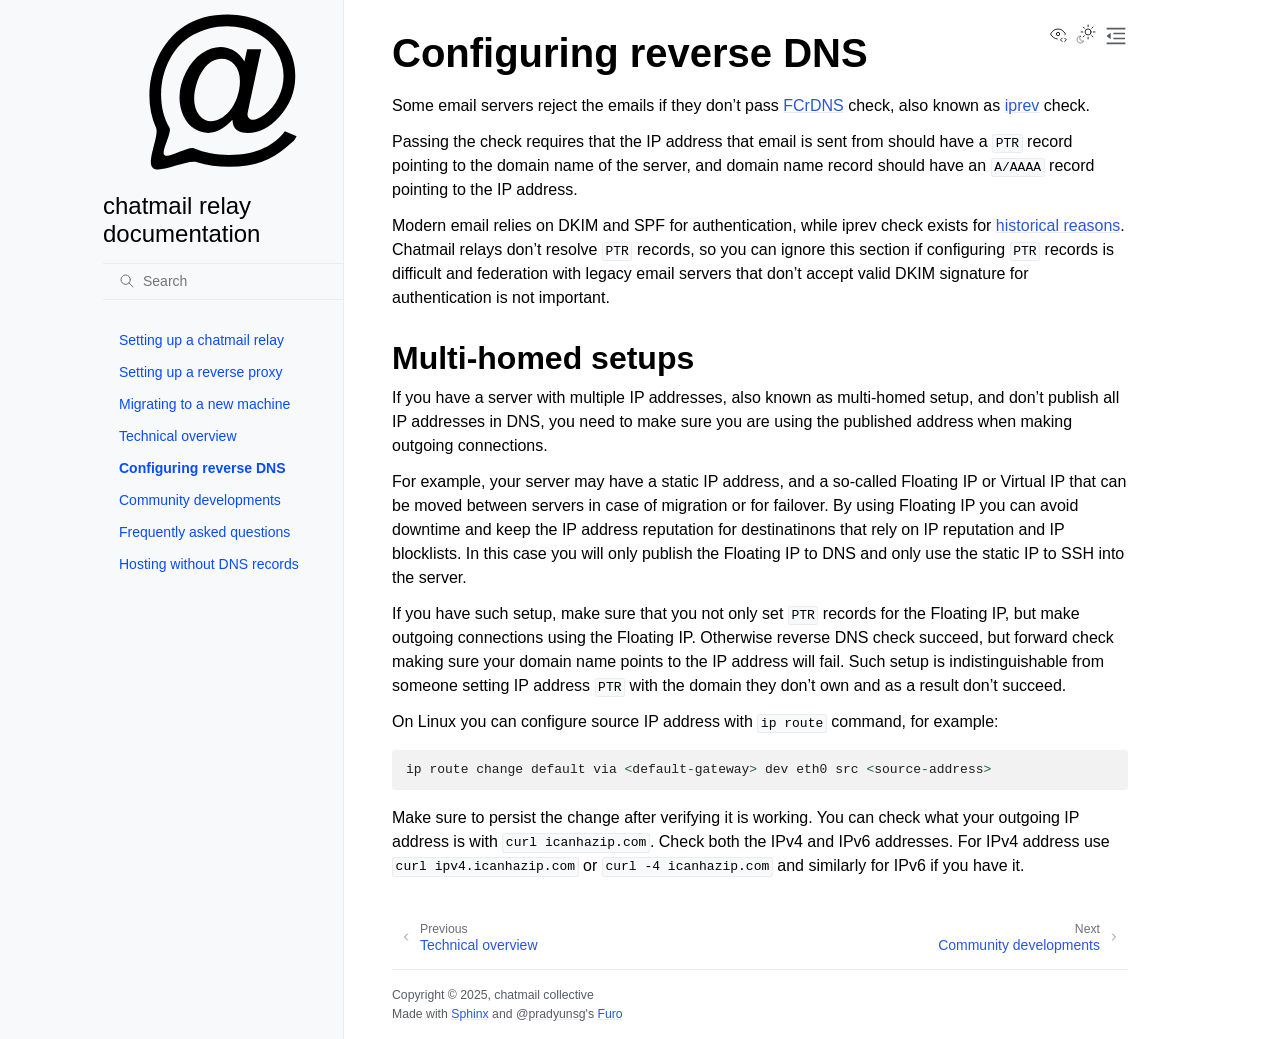
<file: doc/relay/reverse_dns.html>
<!doctype html>
<html class="no-js" lang="en" data-content_root="./">
  <head><meta charset="utf-8">
    <meta name="viewport" content="width=device-width,initial-scale=1">
    <meta name="color-scheme" content="light dark"><meta name="viewport" content="width=device-width, initial-scale=1" />
<link rel="index" title="Index" href="genindex.html"><link rel="search" title="Search" href="search.html"><link rel="next" title="Community developments" href="related.html"><link rel="prev" title="Technical overview" href="overview.html">
        <link rel="prefetch" href="_static/chatmail.svg" as="image">

    <!-- Generated with Sphinx 9.1.0 and Furo 2025.12.19 -->
        <title>Configuring reverse DNS - chatmail relay documentation</title>
      <link rel="stylesheet" type="text/css" href="_static/pygments.css" />
    <link rel="stylesheet" type="text/css" href="_static/styles/furo.css" />
    <link rel="stylesheet" type="text/css" href="_static/styles/furo-extensions.css" />
    <link rel="stylesheet" type="text/css" href="_static/custom.css" />
    
    


<style>
  body {
    --color-code-background: #f2f2f2;
  --color-code-foreground: #1e1e1e;
  
  }
  @media not print {
    body[data-theme="dark"] {
      --color-code-background: #202020;
  --color-code-foreground: #d0d0d0;
  
    }
    @media (prefers-color-scheme: dark) {
      body:not([data-theme="light"]) {
        --color-code-background: #202020;
  --color-code-foreground: #d0d0d0;
  
      }
    }
  }
</style></head>
  <body>
    
    <script>
      document.body.dataset.theme = localStorage.getItem("theme") || "auto";
    </script>
    

<svg xmlns="http://www.w3.org/2000/svg" style="display: none;">
  <symbol id="svg-toc" viewBox="0 0 24 24">
    <title>Contents</title>
    <svg stroke="currentColor" fill="currentColor" stroke-width="0" viewBox="0 0 1024 1024">
      <path d="M408 442h480c4.4 0 8-3.6 8-8v-56c0-4.4-3.6-8-8-8H408c-4.4 0-8 3.6-8 8v56c0 4.4 3.6 8 8 8zm-8 204c0 4.4 3.6 8 8 8h480c4.4 0 8-3.6 8-8v-56c0-4.4-3.6-8-8-8H408c-4.4 0-8 3.6-8 8v56zm504-486H120c-4.4 0-8 3.6-8 8v56c0 4.4 3.6 8 8 8h784c4.4 0 8-3.6 8-8v-56c0-4.4-3.6-8-8-8zm0 632H120c-4.4 0-8 3.6-8 8v56c0 4.4 3.6 8 8 8h784c4.4 0 8-3.6 8-8v-56c0-4.4-3.6-8-8-8zM115.4 518.9L271.7 642c5.8 4.6 14.4.5 14.4-6.9V388.9c0-7.4-8.5-11.5-14.4-6.9L115.4 505.1a8.74 8.74 0 0 0 0 13.8z"/>
    </svg>
  </symbol>
  <symbol id="svg-menu" viewBox="0 0 24 24">
    <title>Menu</title>
    <svg xmlns="http://www.w3.org/2000/svg" viewBox="0 0 24 24" fill="none" stroke="currentColor"
      stroke-width="2" stroke-linecap="round" stroke-linejoin="round" class="feather-menu">
      <line x1="3" y1="12" x2="21" y2="12"></line>
      <line x1="3" y1="6" x2="21" y2="6"></line>
      <line x1="3" y1="18" x2="21" y2="18"></line>
    </svg>
  </symbol>
  <symbol id="svg-arrow-right" viewBox="0 0 24 24">
    <title>Expand</title>
    <svg xmlns="http://www.w3.org/2000/svg" viewBox="0 0 24 24" fill="none" stroke="currentColor"
      stroke-width="2" stroke-linecap="round" stroke-linejoin="round" class="feather-chevron-right">
      <polyline points="9 18 15 12 9 6"></polyline>
    </svg>
  </symbol>
  <symbol id="svg-sun" viewBox="0 0 24 24">
    <title>Light mode</title>
    <svg xmlns="http://www.w3.org/2000/svg" viewBox="0 0 24 24" fill="none" stroke="currentColor"
      stroke-width="1" stroke-linecap="round" stroke-linejoin="round" class="feather-sun">
      <circle cx="12" cy="12" r="5"></circle>
      <line x1="12" y1="1" x2="12" y2="3"></line>
      <line x1="12" y1="21" x2="12" y2="23"></line>
      <line x1="4.22" y1="4.22" x2="5.64" y2="5.64"></line>
      <line x1="18.36" y1="18.36" x2="19.78" y2="19.78"></line>
      <line x1="1" y1="12" x2="3" y2="12"></line>
      <line x1="21" y1="12" x2="23" y2="12"></line>
      <line x1="4.22" y1="19.78" x2="5.64" y2="18.36"></line>
      <line x1="18.36" y1="5.64" x2="19.78" y2="4.22"></line>
    </svg>
  </symbol>
  <symbol id="svg-moon" viewBox="0 0 24 24">
    <title>Dark mode</title>
    <svg xmlns="http://www.w3.org/2000/svg" viewBox="0 0 24 24" fill="none" stroke="currentColor"
      stroke-width="1" stroke-linecap="round" stroke-linejoin="round" class="icon-tabler-moon">
      <path stroke="none" d="M0 0h24v24H0z" fill="none" />
      <path d="M12 3c.132 0 .263 0 .393 0a7.5 7.5 0 0 0 7.92 12.446a9 9 0 1 1 -8.313 -12.454z" />
    </svg>
  </symbol>
  <symbol id="svg-sun-with-moon" viewBox="0 0 24 24">
    <title>Auto light/dark, in light mode</title>
    <svg xmlns="http://www.w3.org/2000/svg" viewBox="0 0 24 24" fill="none" stroke="currentColor"
      stroke-width="1" stroke-linecap="round" stroke-linejoin="round"
      class="icon-custom-derived-from-feather-sun-and-tabler-moon">
      <path style="opacity: 50%" d="M 5.411 14.504 C 5.471 14.504 5.532 14.504 5.591 14.504 C 3.639 16.319 4.383 19.569 6.931 20.352 C 7.693 20.586 8.512 20.551 9.25 20.252 C 8.023 23.207 4.056 23.725 2.11 21.184 C 0.166 18.642 1.702 14.949 4.874 14.536 C 5.051 14.512 5.231 14.5 5.411 14.5 L 5.411 14.504 Z"/>
      <line x1="14.5" y1="3.25" x2="14.5" y2="1.25"/>
      <line x1="14.5" y1="15.85" x2="14.5" y2="17.85"/>
      <line x1="10.044" y1="5.094" x2="8.63" y2="3.68"/>
      <line x1="19" y1="14.05" x2="20.414" y2="15.464"/>
      <line x1="8.2" y1="9.55" x2="6.2" y2="9.55"/>
      <line x1="20.8" y1="9.55" x2="22.8" y2="9.55"/>
      <line x1="10.044" y1="14.006" x2="8.63" y2="15.42"/>
      <line x1="19" y1="5.05" x2="20.414" y2="3.636"/>
      <circle cx="14.5" cy="9.55" r="3.6"/>
    </svg>
  </symbol>
  <symbol id="svg-moon-with-sun" viewBox="0 0 24 24">
    <title>Auto light/dark, in dark mode</title>
    <svg xmlns="http://www.w3.org/2000/svg" viewBox="0 0 24 24" fill="none" stroke="currentColor"
      stroke-width="1" stroke-linecap="round" stroke-linejoin="round"
      class="icon-custom-derived-from-feather-sun-and-tabler-moon">
      <path d="M 8.282 7.007 C 8.385 7.007 8.494 7.007 8.595 7.007 C 5.18 10.184 6.481 15.869 10.942 17.24 C 12.275 17.648 13.706 17.589 15 17.066 C 12.851 22.236 5.91 23.143 2.505 18.696 C -0.897 14.249 1.791 7.786 7.342 7.063 C 7.652 7.021 7.965 7 8.282 7 L 8.282 7.007 Z"/>
      <line style="opacity: 50%" x1="18" y1="3.705" x2="18" y2="2.5"/>
      <line style="opacity: 50%" x1="18" y1="11.295" x2="18" y2="12.5"/>
      <line style="opacity: 50%" x1="15.316" y1="4.816" x2="14.464" y2="3.964"/>
      <line style="opacity: 50%" x1="20.711" y1="10.212" x2="21.563" y2="11.063"/>
      <line style="opacity: 50%" x1="14.205" y1="7.5" x2="13.001" y2="7.5"/>
      <line style="opacity: 50%" x1="21.795" y1="7.5" x2="23" y2="7.5"/>
      <line style="opacity: 50%" x1="15.316" y1="10.184" x2="14.464" y2="11.036"/>
      <line style="opacity: 50%" x1="20.711" y1="4.789" x2="21.563" y2="3.937"/>
      <circle style="opacity: 50%" cx="18" cy="7.5" r="2.169"/>
    </svg>
  </symbol>
  <symbol id="svg-pencil" viewBox="0 0 24 24">
    <svg xmlns="http://www.w3.org/2000/svg" viewBox="0 0 24 24" fill="none" stroke="currentColor"
      stroke-width="1" stroke-linecap="round" stroke-linejoin="round" class="icon-tabler-pencil-code">
      <path d="M4 20h4l10.5 -10.5a2.828 2.828 0 1 0 -4 -4l-10.5 10.5v4" />
      <path d="M13.5 6.5l4 4" />
      <path d="M20 21l2 -2l-2 -2" />
      <path d="M17 17l-2 2l2 2" />
    </svg>
  </symbol>
  <symbol id="svg-eye" viewBox="0 0 24 24">
    <svg xmlns="http://www.w3.org/2000/svg" viewBox="0 0 24 24" fill="none" stroke="currentColor"
      stroke-width="1" stroke-linecap="round" stroke-linejoin="round" class="icon-tabler-eye-code">
      <path stroke="none" d="M0 0h24v24H0z" fill="none" />
      <path d="M10 12a2 2 0 1 0 4 0a2 2 0 0 0 -4 0" />
      <path
        d="M11.11 17.958c-3.209 -.307 -5.91 -2.293 -8.11 -5.958c2.4 -4 5.4 -6 9 -6c3.6 0 6.6 2 9 6c-.21 .352 -.427 .688 -.647 1.008" />
      <path d="M20 21l2 -2l-2 -2" />
      <path d="M17 17l-2 2l2 2" />
    </svg>
  </symbol>
</svg>

<input type="checkbox" class="sidebar-toggle" name="__navigation" id="__navigation" aria-label="Toggle site navigation sidebar">
<input type="checkbox" class="sidebar-toggle" name="__toc" id="__toc" aria-label="Toggle table of contents sidebar">
<label class="overlay sidebar-overlay" for="__navigation"></label>
<label class="overlay toc-overlay" for="__toc"></label>

<a class="skip-to-content muted-link" href="#furo-main-content">Skip to content</a>



<div class="page">
  <header class="mobile-header">
    <div class="header-left">
      <label class="nav-overlay-icon" for="__navigation">
        <span class="icon"><svg><use href="#svg-menu"></use></svg></span>
      </label>
    </div>
    <div class="header-center">
      <a href="index.html"><div class="brand">chatmail relay documentation</div></a>
    </div>
    <div class="header-right">
      <div class="theme-toggle-container theme-toggle-header">
        <button class="theme-toggle" aria-label="Toggle Light / Dark / Auto color theme">
          <svg class="theme-icon-when-auto-light"><use href="#svg-sun-with-moon"></use></svg>
          <svg class="theme-icon-when-auto-dark"><use href="#svg-moon-with-sun"></use></svg>
          <svg class="theme-icon-when-dark"><use href="#svg-moon"></use></svg>
          <svg class="theme-icon-when-light"><use href="#svg-sun"></use></svg>
        </button>
      </div>
      <label class="toc-overlay-icon toc-header-icon" for="__toc">
        <span class="icon"><svg><use href="#svg-toc"></use></svg></span>
      </label>
    </div>
  </header>
  <aside class="sidebar-drawer">
    <div class="sidebar-container">
      
      <div class="sidebar-sticky"><a class="sidebar-brand" href="index.html">
  <div class="sidebar-logo-container">
    <img class="sidebar-logo" src="_static/chatmail.svg" alt="Logo"/>
  </div>
  
  <span class="sidebar-brand-text">chatmail relay documentation</span>
  
</a><form class="sidebar-search-container" method="get" action="search.html" role="search">
  <input class="sidebar-search" placeholder="Search" name="q" aria-label="Search">
  <input type="hidden" name="check_keywords" value="yes">
  <input type="hidden" name="area" value="default">
</form>
<div id="searchbox"></div><div class="sidebar-scroll"><div class="sidebar-tree">
  <ul class="current">
<li class="toctree-l1"><a class="reference internal" href="getting_started.html">Setting up a chatmail relay</a></li>
<li class="toctree-l1"><a class="reference internal" href="proxy.html">Setting up a reverse proxy</a></li>
<li class="toctree-l1"><a class="reference internal" href="migrate.html">Migrating to a new machine</a></li>
<li class="toctree-l1"><a class="reference internal" href="overview.html">Technical overview</a></li>
<li class="toctree-l1 current current-page"><a class="current reference internal" href="#">Configuring reverse DNS</a></li>
<li class="toctree-l1"><a class="reference internal" href="related.html">Community developments</a></li>
<li class="toctree-l1"><a class="reference internal" href="faq.html">Frequently asked questions</a></li>
<li class="toctree-l1"><a class="reference internal" href="iponly.html">Hosting without DNS records</a></li>
</ul>

</div>
</div>

      </div>
      
    </div>
  </aside>
  <div class="main">
    <div class="content">
      <div class="article-container">
        <a href="#" class="back-to-top muted-link">
          <svg xmlns="http://www.w3.org/2000/svg" viewBox="0 0 24 24">
            <path d="M13 20h-2V8l-5.5 5.5-1.42-1.42L12 4.16l7.92 7.92-1.42 1.42L13 8v12z"></path>
          </svg>
          <span>Back to top</span>
        </a>
        <div class="content-icon-container">
          <div class="view-this-page">
  <a class="muted-link" href="_sources/reverse_dns.rst.txt" title="View this page">
    <svg><use href="#svg-eye"></use></svg>
    <span class="visually-hidden">View this page</span>
  </a>
</div>
<div class="theme-toggle-container theme-toggle-content">
            <button class="theme-toggle" aria-label="Toggle Light / Dark / Auto color theme">
              <svg class="theme-icon-when-auto-light"><use href="#svg-sun-with-moon"></use></svg>
              <svg class="theme-icon-when-auto-dark"><use href="#svg-moon-with-sun"></use></svg>
              <svg class="theme-icon-when-dark"><use href="#svg-moon"></use></svg>
              <svg class="theme-icon-when-light"><use href="#svg-sun"></use></svg>
            </button>
          </div>
          <label class="toc-overlay-icon toc-content-icon" for="__toc">
            <span class="icon"><svg><use href="#svg-toc"></use></svg></span>
          </label>
        </div>
        <article role="main" id="furo-main-content">
          <section id="configuring-reverse-dns">
<h1>Configuring reverse DNS<a class="headerlink" href="#configuring-reverse-dns" title="Link to this heading">¶</a></h1>
<p>Some email servers reject the emails
if they don’t pass <a class="reference external" href="https://en.wikipedia.org/wiki/Forward-confirmed_reverse_DNS">FCrDNS</a> check, also known as <a class="reference external" href="https://datatracker.ietf.org/doc/html/rfc8601#section-3#section-3">iprev</a> check.</p>
<p>Passing the check requires that the IP address that email is sent from
should have a <code class="docutils literal notranslate"><span class="pre">PTR</span></code> record pointing to the domain name of the server,
and domain name record should have an <code class="docutils literal notranslate"><span class="pre">A/AAAA</span></code> record
pointing to the IP address.</p>
<p>Modern email relies on DKIM and SPF for authentication,
while iprev check exists for
<a class="reference external" href="https://datatracker.ietf.org/doc/html/draft-ietf-dnsop-reverse-mapping-considerations-06#section-2.1#section-2.1">historical reasons</a>.
Chatmail relays don’t resolve <code class="docutils literal notranslate"><span class="pre">PTR</span></code> records,
so you can ignore this section if configuring <code class="docutils literal notranslate"><span class="pre">PTR</span></code> records
is difficult and federation with legacy email servers that don’t accept
valid DKIM signature for authentication is not important.</p>
<section id="multi-homed-setups">
<h2>Multi-homed setups<a class="headerlink" href="#multi-homed-setups" title="Link to this heading">¶</a></h2>
<p>If you have a server with multiple IP addresses,
also known as multi-homed setup,
and don’t publish all IP addresses in DNS,
you need to make sure you are using
the published address when making outgoing connections.</p>
<p>For example, your server may have a static IP
address, and a so-called Floating IP or Virtual IP
that can be moved between servers in case of
migration or for failover.
By using Floating IP you can avoid downtime
and keep the IP address reputation
for destinatinons that rely on IP reputation and IP blocklists.
In this case you will only publish
the Floating IP to DNS and only use the static IP
to SSH into the server.</p>
<p>If you have such setup, make sure that
you not only set <code class="docutils literal notranslate"><span class="pre">PTR</span></code> records for the Floating IP,
but make outgoing connections using the Floating IP.
Otherwise reverse DNS check succeed,
but forward check making sure your domain name points
to the IP address will fail.
Such setup is indistinguishable from someone
setting IP address <code class="docutils literal notranslate"><span class="pre">PTR</span></code> with the domain they don’t own
and as a result don’t succeed.</p>
<p>On Linux you can configure source IP address with <code class="docutils literal notranslate"><span class="pre">ip</span> <span class="pre">route</span></code> command,
for example:</p>
<div class="highlight-default notranslate"><div class="highlight"><pre><span></span><span class="n">ip</span> <span class="n">route</span> <span class="n">change</span> <span class="n">default</span> <span class="n">via</span> <span class="o">&lt;</span><span class="n">default</span><span class="o">-</span><span class="n">gateway</span><span class="o">&gt;</span> <span class="n">dev</span> <span class="n">eth0</span> <span class="n">src</span> <span class="o">&lt;</span><span class="n">source</span><span class="o">-</span><span class="n">address</span><span class="o">&gt;</span>
</pre></div>
</div>
<p>Make sure to persist the change after verifying it is working.
You can check what your outgoing IP address is
with <code class="docutils literal notranslate"><span class="pre">curl</span> <span class="pre">icanhazip.com</span></code>.
Check both the IPv4 and IPv6 addresses.
For IPv4 address use <code class="docutils literal notranslate"><span class="pre">curl</span> <span class="pre">ipv4.icanhazip.com</span></code> or <code class="docutils literal notranslate"><span class="pre">curl</span> <span class="pre">-4</span> <span class="pre">icanhazip.com</span></code>
and similarly for IPv6 if you have it.</p>
</section>
</section>

        </article>
      </div>
      <footer>
        
        <div class="related-pages">
          <a class="next-page" href="related.html">
              <div class="page-info">
                <div class="context">
                  <span>Next</span>
                </div>
                <div class="title">Community developments</div>
              </div>
              <svg class="furo-related-icon"><use href="#svg-arrow-right"></use></svg>
            </a>
          <a class="prev-page" href="overview.html">
              <svg class="furo-related-icon"><use href="#svg-arrow-right"></use></svg>
              <div class="page-info">
                <div class="context">
                  <span>Previous</span>
                </div>
                
                <div class="title">Technical overview</div>
                
              </div>
            </a>
        </div>
        <div class="bottom-of-page">
          <div class="left-details">
            <div class="copyright">
                Copyright &#169; 2025, chatmail collective
            </div>
            Made with <a href="../../index.html">Sphinx</a> and <a class="muted-link" href="../../index.html">@pradyunsg</a>'s
            
            <a href="https://github.com/pradyunsg/furo">Furo</a>
            
          </div>
          <div class="right-details">
            
          </div>
        </div>
        
      </footer>
    </div>
    <aside class="toc-drawer">
      
      
      <div class="toc-sticky toc-scroll">
        <div class="toc-title-container">
          <span class="toc-title">
            On this page
          </span>
        </div>
        <div class="toc-tree-container">
          <div class="toc-tree">
            <ul>
<li><a class="reference internal" href="#">Configuring reverse DNS</a><ul>
<li><a class="reference internal" href="#multi-homed-setups">Multi-homed setups</a></li>
</ul>
</li>
</ul>

          </div>
        </div>
      </div>
      
      
    </aside>
  </div>
</div><script src="_static/documentation_options.js"></script>
    <script src="_static/doctools.js"></script>
    <script src="_static/sphinx_highlight.js"></script>
    <script src="_static/scripts/furo.js"></script>
    </body>
</html>
</file>
<file: assets/main.css>
/**
 * Reset some basic elements
 */
body, h1, h2, h3, h4, h5, h6,
p, blockquote, pre, hr,
dl, dd, ol, ul, figure {
  margin: 0;
  padding: 0;
}

/**
 * Basic styling
 */
body {
  font: 400 18px/1.5 -apple-system, BlinkMacSystemFont, "Segoe UI", Roboto, Helvetica, Arial, sans-serif, "Apple Color Emoji", "Segoe UI Emoji", "Segoe UI Symbol";
  color: #111;
  background-color: #fdfdfd;
  -webkit-text-size-adjust: 100%;
  -webkit-font-feature-settings: "kern" 1;
  -moz-font-feature-settings: "kern" 1;
  -o-font-feature-settings: "kern" 1;
  font-feature-settings: "kern" 1;
  font-kerning: normal;
  display: flex;
  min-height: 100vh;
  flex-direction: column;
}

/**
 * Set `margin-bottom` to maintain vertical rhythm
 */
h1, h2, h3, h4, h5, h6,
p, blockquote, pre,
ul, ol, dl, figure,
.highlight {
  margin-bottom: 15px;
}

/**
 * `main` element
 */
main {
  display: block; /* Default value of `display` of `main` element is 'inline' in IE 11. */
}

/**
 * Images
 */
img {
  max-width: 100%;
  vertical-align: middle;
}

/**
 * Figures
 */
figure > img {
  display: block;
}

figcaption {
  font-size: 15.75px;
}

/**
 * Lists
 */
ul, ol {
  margin-left: 30px;
}

li > ul,
li > ol {
  margin-bottom: 0;
}

/**
 * Headings
 */
h1, h2, h3, h4, h5, h6 {
  font-weight: 400;
}

/**
 * Links
 */
a {
  color: #2a7ae2;
  text-decoration: none;
}
a:visited {
  color: #1756a9;
}
a:hover {
  color: #111;
  text-decoration: underline;
}
.social-media-list a:hover {
  text-decoration: none;
}
.social-media-list a:hover .username {
  text-decoration: underline;
}

/**
 * Blockquotes
 */
blockquote {
  color: #828282;
  border-left: 4px solid #e8e8e8;
  padding-left: 15px;
  font-size: 20.25px;
  letter-spacing: -1px;
  font-style: italic;
}
blockquote > :last-child {
  margin-bottom: 0;
}

/**
 * Code formatting
 */
pre,
code {
  font-size: 16.875px;
  border: 1px solid #e8e8e8;
  border-radius: 3px;
  background-color: #eef;
}

code {
  padding: 1px 5px;
}

pre {
  padding: 8px 12px;
  overflow-x: auto;
}
pre > code {
  border: 0;
  padding-right: 0;
  padding-left: 0;
}

/**
 * Wrapper
 */
.wrapper {
  max-width: -webkit-calc(800px - (30px * 2));
  max-width: calc(800px - (30px * 2));
  margin-right: auto;
  margin-left: auto;
  padding-right: 30px;
  padding-left: 30px;
}
@media screen and (max-width: 800px) {
  .wrapper {
    max-width: -webkit-calc(800px - (30px));
    max-width: calc(800px - (30px));
    padding-right: 15px;
    padding-left: 15px;
  }
}

/**
 * Clearfix
 */
.footer-col-wrapper:after, .wrapper:after {
  content: "";
  display: table;
  clear: both;
}

/**
 * Icons
 */
.svg-icon {
  width: 16px;
  height: 16px;
  display: inline-block;
  fill: #828282;
  padding-right: 5px;
  vertical-align: text-top;
}

.social-media-list li + li {
  padding-top: 5px;
}

/**
 * Tables
 */
table {
  margin-bottom: 30px;
  width: 100%;
  text-align: left;
  color: #3f3f3f;
  border-collapse: collapse;
  border: 1px solid #e8e8e8;
}
table tr:nth-child(even) {
  background-color: #f7f7f7;
}
table th, table td {
  padding: 9.999999999px 15px;
}
table th {
  background-color: #f0f0f0;
  border: 1px solid #dedede;
  border-bottom-color: #c9c9c9;
}
table td {
  border: 1px solid #e8e8e8;
}

/**
 * Site header
 */
.site-header {
  border-top: 5px solid #424242;
  border-bottom: 1px solid #e8e8e8;
  min-height: 55.95px;
  position: relative;
}

.site-title {
  font-weight: 500;
  line-height: 60.75px;
  margin-bottom: 0;
  float: left;
  color: #111;
}
.site-title, .site-title:visited {
  color: #111;
}

.site-nav {
  float: right;
  line-height: 60.75px;
}
.site-nav .nav-trigger {
  display: none;
}
.site-nav .menu-icon {
  display: none;
}
.site-nav .page-link {
  color: #111;
  line-height: 1.5;
}
.site-nav .page-link:not(:last-child) {
  margin-right: 20px;
}
@media screen and (max-width: 600px) {
  .site-nav {
    position: absolute;
    top: 9px;
    right: 15px;
    background-color: #fdfdfd;
    border: 1px solid #e8e8e8;
    border-radius: 5px;
    text-align: right;
  }
  .site-nav label[for=nav-trigger] {
    display: block;
    float: right;
    width: 36px;
    height: 36px;
    z-index: 2;
    cursor: pointer;
  }
  .site-nav .menu-icon {
    display: block;
    float: right;
    width: 36px;
    height: 26px;
    line-height: 0;
    padding-top: 10px;
    text-align: center;
  }
  .site-nav .menu-icon > svg {
    fill: #424242;
  }
  .site-nav input ~ .trigger {
    clear: both;
    display: none;
  }
  .site-nav input:checked ~ .trigger {
    display: block;
    padding-bottom: 5px;
  }
  .site-nav .page-link {
    display: block;
    margin-left: 20px;
    padding: 5px 10px;
  }
  .site-nav .page-link:not(:last-child) {
    margin-right: 0;
  }
}

/**
 * Site footer
 */
.site-footer {
  border-top: 1px solid #e8e8e8;
  padding: 30px 0;
}

.footer-heading {
  font-size: 20.25px;
  margin-bottom: 15px;
}

.contact-list,
.social-media-list {
  list-style: none;
  margin-left: 0;
}

.footer-col-wrapper {
  font-size: 16.875px;
  color: #828282;
  margin-left: -15px;
}

.footer-col {
  float: left;
  margin-bottom: 15px;
  padding-left: 15px;
}

.footer-col-1 {
  width: -webkit-calc(35% - (30px / 2));
  width: calc(35% - (30px / 2));
}

.footer-col-2 {
  width: -webkit-calc(20% - (30px / 2));
  width: calc(20% - (30px / 2));
}

.footer-col-3 {
  width: -webkit-calc(45% - (30px / 2));
  width: calc(45% - (30px / 2));
}

@media screen and (max-width: 800px) {
  .footer-col-1,
  .footer-col-2 {
    width: -webkit-calc(50% - (30px / 2));
    width: calc(50% - (30px / 2));
  }
  .footer-col-3 {
    width: -webkit-calc(100% - (30px / 2));
    width: calc(100% - (30px / 2));
  }
}
@media screen and (max-width: 600px) {
  .footer-col {
    float: none;
    width: -webkit-calc(100% - (30px / 2));
    width: calc(100% - (30px / 2));
  }
}
/**
 * Page content
 */
.page-content {
  padding: 30px 0;
  flex: 1;
}

.page-heading {
  font-size: 36px;
}

.post-list-heading {
  font-size: 31.5px;
}

.post-list {
  margin-left: 0;
  list-style: none;
}
.post-list > li {
  margin-bottom: 30px;
}

.post-meta {
  font-size: 15.75px;
  color: #828282;
}

.post-link {
  display: block;
  font-size: 27px;
}

/**
 * Posts
 */
.post-header {
  margin-bottom: 30px;
}

.post-title {
  font-size: 47.25px;
  letter-spacing: -1px;
  line-height: 1;
}
@media screen and (max-width: 800px) {
  .post-title {
    font-size: 40.5px;
  }
}

.post-content {
  margin-bottom: 30px;
}
.post-content h2 {
  font-size: 36px;
}
@media screen and (max-width: 800px) {
  .post-content h2 {
    font-size: 31.5px;
  }
}
.post-content h3 {
  font-size: 29.25px;
}
@media screen and (max-width: 800px) {
  .post-content h3 {
    font-size: 24.75px;
  }
}
.post-content h4 {
  font-size: 22.5px;
}
@media screen and (max-width: 800px) {
  .post-content h4 {
    font-size: 20.25px;
  }
}

a.niceButton {
  background-color: #008a30;
  border: 1px solid #007d31;
  border-radius: 5px;
  color: white;
  padding: 3px 12px;
  font-weight: 400;
}

.home h1 {
  text-align: center;
}

h2 {
  margin-top: 2em;
}

.hilite {
  background-color: #FFFF99;
  padding: 2px;
}

/**
 * Syntax highlighting styles
 */
.highlight {
  background: #fff;
}
.highlighter-rouge .highlight {
  background: #eef;
}
.highlight .c {
  color: #998;
  font-style: italic;
}
.highlight .err {
  color: #a61717;
  background-color: #e3d2d2;
}
.highlight .k {
  font-weight: bold;
}
.highlight .o {
  font-weight: bold;
}
.highlight .cm {
  color: #998;
  font-style: italic;
}
.highlight .cp {
  color: #999;
  font-weight: bold;
}
.highlight .c1 {
  color: #998;
  font-style: italic;
}
.highlight .cs {
  color: #999;
  font-weight: bold;
  font-style: italic;
}
.highlight .gd {
  color: #000;
  background-color: #fdd;
}
.highlight .gd .x {
  color: #000;
  background-color: #faa;
}
.highlight .ge {
  font-style: italic;
}
.highlight .gr {
  color: #a00;
}
.highlight .gh {
  color: #999;
}
.highlight .gi {
  color: #000;
  background-color: #dfd;
}
.highlight .gi .x {
  color: #000;
  background-color: #afa;
}
.highlight .go {
  color: #888;
}
.highlight .gp {
  color: #555;
}
.highlight .gs {
  font-weight: bold;
}
.highlight .gu {
  color: #aaa;
}
.highlight .gt {
  color: #a00;
}
.highlight .kc {
  font-weight: bold;
}
.highlight .kd {
  font-weight: bold;
}
.highlight .kp {
  font-weight: bold;
}
.highlight .kr {
  font-weight: bold;
}
.highlight .kt {
  color: #458;
  font-weight: bold;
}
.highlight .m {
  color: #099;
}
.highlight .s {
  color: #d14;
}
.highlight .na {
  color: #008080;
}
.highlight .nb {
  color: #0086B3;
}
.highlight .nc {
  color: #458;
  font-weight: bold;
}
.highlight .no {
  color: #008080;
}
.highlight .ni {
  color: #800080;
}
.highlight .ne {
  color: #900;
  font-weight: bold;
}
.highlight .nf {
  color: #900;
  font-weight: bold;
}
.highlight .nn {
  color: #555;
}
.highlight .nt {
  color: #000080;
}
.highlight .nv {
  color: #008080;
}
.highlight .ow {
  font-weight: bold;
}
.highlight .w {
  color: #bbb;
}
.highlight .mf {
  color: #099;
}
.highlight .mh {
  color: #099;
}
.highlight .mi {
  color: #099;
}
.highlight .mo {
  color: #099;
}
.highlight .sb {
  color: #d14;
}
.highlight .sc {
  color: #d14;
}
.highlight .sd {
  color: #d14;
}
.highlight .s2 {
  color: #d14;
}
.highlight .se {
  color: #d14;
}
.highlight .sh {
  color: #d14;
}
.highlight .si {
  color: #d14;
}
.highlight .sx {
  color: #d14;
}
.highlight .sr {
  color: #009926;
}
.highlight .s1 {
  color: #d14;
}
.highlight .ss {
  color: #990073;
}
.highlight .bp {
  color: #999;
}
.highlight .vc {
  color: #008080;
}
.highlight .vg {
  color: #008080;
}
.highlight .vi {
  color: #008080;
}
.highlight .il {
  color: #099;
}

/*# sourceMappingURL=main.css.map */
</file>
<file: doc/relay/_static/pygments.css>
.highlight pre { line-height: 125%; }
.highlight td.linenos .normal { color: inherit; background-color: transparent; padding-left: 5px; padding-right: 5px; }
.highlight span.linenos { color: inherit; background-color: transparent; padding-left: 5px; padding-right: 5px; }
.highlight td.linenos .special { color: #000000; background-color: #ffffc0; padding-left: 5px; padding-right: 5px; }
.highlight span.linenos.special { color: #000000; background-color: #ffffc0; padding-left: 5px; padding-right: 5px; }
.highlight .hll { background-color: #fdf2e2 }
.highlight { background: #f2f2f2; color: #1E1E1E }
.highlight .c { color: #515151 } /* Comment */
.highlight .err { color: #D71835 } /* Error */
.highlight .k { color: #8045E5 } /* Keyword */
.highlight .l { color: #7F4707 } /* Literal */
.highlight .n { color: #1E1E1E } /* Name */
.highlight .o { color: #163 } /* Operator */
.highlight .p { color: #1E1E1E } /* Punctuation */
.highlight .ch { color: #515151 } /* Comment.Hashbang */
.highlight .cm { color: #515151 } /* Comment.Multiline */
.highlight .cp { color: #515151 } /* Comment.Preproc */
.highlight .cpf { color: #515151 } /* Comment.PreprocFile */
.highlight .c1 { color: #515151 } /* Comment.Single */
.highlight .cs { color: #515151 } /* Comment.Special */
.highlight .gd { color: #00749C } /* Generic.Deleted */
.highlight .ge { font-style: italic } /* Generic.Emph */
.highlight .gh { color: #00749C } /* Generic.Heading */
.highlight .gs { font-weight: bold } /* Generic.Strong */
.highlight .gu { color: #00749C } /* Generic.Subheading */
.highlight .kc { color: #8045E5 } /* Keyword.Constant */
.highlight .kd { color: #8045E5 } /* Keyword.Declaration */
.highlight .kn { color: #8045E5 } /* Keyword.Namespace */
.highlight .kp { color: #8045E5 } /* Keyword.Pseudo */
.highlight .kr { color: #8045E5 } /* Keyword.Reserved */
.highlight .kt { color: #7F4707 } /* Keyword.Type */
.highlight .ld { color: #7F4707 } /* Literal.Date */
.highlight .m { color: #7F4707 } /* Literal.Number */
.highlight .s { color: #163 } /* Literal.String */
.highlight .na { color: #7F4707 } /* Name.Attribute */
.highlight .nb { color: #7F4707 } /* Name.Builtin */
.highlight .nc { color: #00749C } /* Name.Class */
.highlight .no { color: #00749C } /* Name.Constant */
.highlight .nd { color: #7F4707 } /* Name.Decorator */
.highlight .ni { color: #163 } /* Name.Entity */
.highlight .ne { color: #8045E5 } /* Name.Exception */
.highlight .nf { color: #00749C } /* Name.Function */
.highlight .nl { color: #7F4707 } /* Name.Label */
.highlight .nn { color: #1E1E1E } /* Name.Namespace */
.highlight .nx { color: #1E1E1E } /* Name.Other */
.highlight .py { color: #00749C } /* Name.Property */
.highlight .nt { color: #00749C } /* Name.Tag */
.highlight .nv { color: #D71835 } /* Name.Variable */
.highlight .ow { color: #8045E5 } /* Operator.Word */
.highlight .pm { color: #1E1E1E } /* Punctuation.Marker */
.highlight .w { color: #1E1E1E } /* Text.Whitespace */
.highlight .mb { color: #7F4707 } /* Literal.Number.Bin */
.highlight .mf { color: #7F4707 } /* Literal.Number.Float */
.highlight .mh { color: #7F4707 } /* Literal.Number.Hex */
.highlight .mi { color: #7F4707 } /* Literal.Number.Integer */
.highlight .mo { color: #7F4707 } /* Literal.Number.Oct */
.highlight .sa { color: #163 } /* Literal.String.Affix */
.highlight .sb { color: #163 } /* Literal.String.Backtick */
.highlight .sc { color: #163 } /* Literal.String.Char */
.highlight .dl { color: #163 } /* Literal.String.Delimiter */
.highlight .sd { color: #163 } /* Literal.String.Doc */
.highlight .s2 { color: #163 } /* Literal.String.Double */
.highlight .se { color: #163 } /* Literal.String.Escape */
.highlight .sh { color: #163 } /* Literal.String.Heredoc */
.highlight .si { color: #163 } /* Literal.String.Interpol */
.highlight .sx { color: #163 } /* Literal.String.Other */
.highlight .sr { color: #D71835 } /* Literal.String.Regex */
.highlight .s1 { color: #163 } /* Literal.String.Single */
.highlight .ss { color: #00749C } /* Literal.String.Symbol */
.highlight .bp { color: #7F4707 } /* Name.Builtin.Pseudo */
.highlight .fm { color: #00749C } /* Name.Function.Magic */
.highlight .vc { color: #D71835 } /* Name.Variable.Class */
.highlight .vg { color: #D71835 } /* Name.Variable.Global */
.highlight .vi { color: #D71835 } /* Name.Variable.Instance */
.highlight .vm { color: #7F4707 } /* Name.Variable.Magic */
.highlight .il { color: #7F4707 } /* Literal.Number.Integer.Long */
@media not print {
body[data-theme="dark"] .highlight pre { line-height: 125%; }
body[data-theme="dark"] .highlight td.linenos .normal { color: #aaaaaa; background-color: transparent; padding-left: 5px; padding-right: 5px; }
body[data-theme="dark"] .highlight span.linenos { color: #aaaaaa; background-color: transparent; padding-left: 5px; padding-right: 5px; }
body[data-theme="dark"] .highlight td.linenos .special { color: #000000; background-color: #ffffc0; padding-left: 5px; padding-right: 5px; }
body[data-theme="dark"] .highlight span.linenos.special { color: #000000; background-color: #ffffc0; padding-left: 5px; padding-right: 5px; }
body[data-theme="dark"] .highlight .hll { background-color: #404040 }
body[data-theme="dark"] .highlight { background: #202020; color: #D0D0D0 }
body[data-theme="dark"] .highlight .c { color: #ABABAB; font-style: italic } /* Comment */
body[data-theme="dark"] .highlight .err { color: #A61717; background-color: #E3D2D2 } /* Error */
body[data-theme="dark"] .highlight .esc { color: #D0D0D0 } /* Escape */
body[data-theme="dark"] .highlight .g { color: #D0D0D0 } /* Generic */
body[data-theme="dark"] .highlight .k { color: #6EBF26; font-weight: bold } /* Keyword */
body[data-theme="dark"] .highlight .l { color: #D0D0D0 } /* Literal */
body[data-theme="dark"] .highlight .n { color: #D0D0D0 } /* Name */
body[data-theme="dark"] .highlight .o { color: #D0D0D0 } /* Operator */
body[data-theme="dark"] .highlight .x { color: #D0D0D0 } /* Other */
body[data-theme="dark"] .highlight .p { color: #D0D0D0 } /* Punctuation */
body[data-theme="dark"] .highlight .ch { color: #ABABAB; font-style: italic } /* Comment.Hashbang */
body[data-theme="dark"] .highlight .cm { color: #ABABAB; font-style: italic } /* Comment.Multiline */
body[data-theme="dark"] .highlight .cp { color: #FF3A3A; font-weight: bold } /* Comment.Preproc */
body[data-theme="dark"] .highlight .cpf { color: #ABABAB; font-style: italic } /* Comment.PreprocFile */
body[data-theme="dark"] .highlight .c1 { color: #ABABAB; font-style: italic } /* Comment.Single */
body[data-theme="dark"] .highlight .cs { color: #E50808; font-weight: bold; background-color: #520000 } /* Comment.Special */
body[data-theme="dark"] .highlight .gd { color: #FF3A3A } /* Generic.Deleted */
body[data-theme="dark"] .highlight .ge { color: #D0D0D0; font-style: italic } /* Generic.Emph */
body[data-theme="dark"] .highlight .ges { color: #D0D0D0; font-weight: bold; font-style: italic } /* Generic.EmphStrong */
body[data-theme="dark"] .highlight .gr { color: #FF3A3A } /* Generic.Error */
body[data-theme="dark"] .highlight .gh { color: #FFF; font-weight: bold } /* Generic.Heading */
body[data-theme="dark"] .highlight .gi { color: #589819 } /* Generic.Inserted */
body[data-theme="dark"] .highlight .go { color: #CCC } /* Generic.Output */
body[data-theme="dark"] .highlight .gp { color: #AAA } /* Generic.Prompt */
body[data-theme="dark"] .highlight .gs { color: #D0D0D0; font-weight: bold } /* Generic.Strong */
body[data-theme="dark"] .highlight .gu { color: #FFF; text-decoration: underline } /* Generic.Subheading */
body[data-theme="dark"] .highlight .gt { color: #FF3A3A } /* Generic.Traceback */
body[data-theme="dark"] .highlight .kc { color: #6EBF26; font-weight: bold } /* Keyword.Constant */
body[data-theme="dark"] .highlight .kd { color: #6EBF26; font-weight: bold } /* Keyword.Declaration */
body[data-theme="dark"] .highlight .kn { color: #6EBF26; font-weight: bold } /* Keyword.Namespace */
body[data-theme="dark"] .highlight .kp { color: #6EBF26 } /* Keyword.Pseudo */
body[data-theme="dark"] .highlight .kr { color: #6EBF26; font-weight: bold } /* Keyword.Reserved */
body[data-theme="dark"] .highlight .kt { color: #6EBF26; font-weight: bold } /* Keyword.Type */
body[data-theme="dark"] .highlight .ld { color: #D0D0D0 } /* Literal.Date */
body[data-theme="dark"] .highlight .m { color: #51B2FD } /* Literal.Number */
body[data-theme="dark"] .highlight .s { color: #ED9D13 } /* Literal.String */
body[data-theme="dark"] .highlight .na { color: #BBB } /* Name.Attribute */
body[data-theme="dark"] .highlight .nb { color: #2FBCCD } /* Name.Builtin */
body[data-theme="dark"] .highlight .nc { color: #71ADFF; text-decoration: underline } /* Name.Class */
body[data-theme="dark"] .highlight .no { color: #40FFFF } /* Name.Constant */
body[data-theme="dark"] .highlight .nd { color: #FFA500 } /* Name.Decorator */
body[data-theme="dark"] .highlight .ni { color: #D0D0D0 } /* Name.Entity */
body[data-theme="dark"] .highlight .ne { color: #BBB } /* Name.Exception */
body[data-theme="dark"] .highlight .nf { color: #71ADFF } /* Name.Function */
body[data-theme="dark"] .highlight .nl { color: #D0D0D0 } /* Name.Label */
body[data-theme="dark"] .highlight .nn { color: #71ADFF; text-decoration: underline } /* Name.Namespace */
body[data-theme="dark"] .highlight .nx { color: #D0D0D0 } /* Name.Other */
body[data-theme="dark"] .highlight .py { color: #D0D0D0 } /* Name.Property */
body[data-theme="dark"] .highlight .nt { color: #6EBF26; font-weight: bold } /* Name.Tag */
body[data-theme="dark"] .highlight .nv { color: #40FFFF } /* Name.Variable */
body[data-theme="dark"] .highlight .ow { color: #6EBF26; font-weight: bold } /* Operator.Word */
body[data-theme="dark"] .highlight .pm { color: #D0D0D0 } /* Punctuation.Marker */
body[data-theme="dark"] .highlight .w { color: #666 } /* Text.Whitespace */
body[data-theme="dark"] .highlight .mb { color: #51B2FD } /* Literal.Number.Bin */
body[data-theme="dark"] .highlight .mf { color: #51B2FD } /* Literal.Number.Float */
body[data-theme="dark"] .highlight .mh { color: #51B2FD } /* Literal.Number.Hex */
body[data-theme="dark"] .highlight .mi { color: #51B2FD } /* Literal.Number.Integer */
body[data-theme="dark"] .highlight .mo { color: #51B2FD } /* Literal.Number.Oct */
body[data-theme="dark"] .highlight .sa { color: #ED9D13 } /* Literal.String.Affix */
body[data-theme="dark"] .highlight .sb { color: #ED9D13 } /* Literal.String.Backtick */
body[data-theme="dark"] .highlight .sc { color: #ED9D13 } /* Literal.String.Char */
body[data-theme="dark"] .highlight .dl { color: #ED9D13 } /* Literal.String.Delimiter */
body[data-theme="dark"] .highlight .sd { color: #ED9D13 } /* Literal.String.Doc */
body[data-theme="dark"] .highlight .s2 { color: #ED9D13 } /* Literal.String.Double */
body[data-theme="dark"] .highlight .se { color: #ED9D13 } /* Literal.String.Escape */
body[data-theme="dark"] .highlight .sh { color: #ED9D13 } /* Literal.String.Heredoc */
body[data-theme="dark"] .highlight .si { color: #ED9D13 } /* Literal.String.Interpol */
body[data-theme="dark"] .highlight .sx { color: #FFA500 } /* Literal.String.Other */
body[data-theme="dark"] .highlight .sr { color: #ED9D13 } /* Literal.String.Regex */
body[data-theme="dark"] .highlight .s1 { color: #ED9D13 } /* Literal.String.Single */
body[data-theme="dark"] .highlight .ss { color: #ED9D13 } /* Literal.String.Symbol */
body[data-theme="dark"] .highlight .bp { color: #2FBCCD } /* Name.Builtin.Pseudo */
body[data-theme="dark"] .highlight .fm { color: #71ADFF } /* Name.Function.Magic */
body[data-theme="dark"] .highlight .vc { color: #40FFFF } /* Name.Variable.Class */
body[data-theme="dark"] .highlight .vg { color: #40FFFF } /* Name.Variable.Global */
body[data-theme="dark"] .highlight .vi { color: #40FFFF } /* Name.Variable.Instance */
body[data-theme="dark"] .highlight .vm { color: #40FFFF } /* Name.Variable.Magic */
body[data-theme="dark"] .highlight .il { color: #51B2FD } /* Literal.Number.Integer.Long */
@media (prefers-color-scheme: dark) {
body:not([data-theme="light"]) .highlight pre { line-height: 125%; }
body:not([data-theme="light"]) .highlight td.linenos .normal { color: #aaaaaa; background-color: transparent; padding-left: 5px; padding-right: 5px; }
body:not([data-theme="light"]) .highlight span.linenos { color: #aaaaaa; background-color: transparent; padding-left: 5px; padding-right: 5px; }
body:not([data-theme="light"]) .highlight td.linenos .special { color: #000000; background-color: #ffffc0; padding-left: 5px; padding-right: 5px; }
body:not([data-theme="light"]) .highlight span.linenos.special { color: #000000; background-color: #ffffc0; padding-left: 5px; padding-right: 5px; }
body:not([data-theme="light"]) .highlight .hll { background-color: #404040 }
body:not([data-theme="light"]) .highlight { background: #202020; color: #D0D0D0 }
body:not([data-theme="light"]) .highlight .c { color: #ABABAB; font-style: italic } /* Comment */
body:not([data-theme="light"]) .highlight .err { color: #A61717; background-color: #E3D2D2 } /* Error */
body:not([data-theme="light"]) .highlight .esc { color: #D0D0D0 } /* Escape */
body:not([data-theme="light"]) .highlight .g { color: #D0D0D0 } /* Generic */
body:not([data-theme="light"]) .highlight .k { color: #6EBF26; font-weight: bold } /* Keyword */
body:not([data-theme="light"]) .highlight .l { color: #D0D0D0 } /* Literal */
body:not([data-theme="light"]) .highlight .n { color: #D0D0D0 } /* Name */
body:not([data-theme="light"]) .highlight .o { color: #D0D0D0 } /* Operator */
body:not([data-theme="light"]) .highlight .x { color: #D0D0D0 } /* Other */
body:not([data-theme="light"]) .highlight .p { color: #D0D0D0 } /* Punctuation */
body:not([data-theme="light"]) .highlight .ch { color: #ABABAB; font-style: italic } /* Comment.Hashbang */
body:not([data-theme="light"]) .highlight .cm { color: #ABABAB; font-style: italic } /* Comment.Multiline */
body:not([data-theme="light"]) .highlight .cp { color: #FF3A3A; font-weight: bold } /* Comment.Preproc */
body:not([data-theme="light"]) .highlight .cpf { color: #ABABAB; font-style: italic } /* Comment.PreprocFile */
body:not([data-theme="light"]) .highlight .c1 { color: #ABABAB; font-style: italic } /* Comment.Single */
body:not([data-theme="light"]) .highlight .cs { color: #E50808; font-weight: bold; background-color: #520000 } /* Comment.Special */
body:not([data-theme="light"]) .highlight .gd { color: #FF3A3A } /* Generic.Deleted */
body:not([data-theme="light"]) .highlight .ge { color: #D0D0D0; font-style: italic } /* Generic.Emph */
body:not([data-theme="light"]) .highlight .ges { color: #D0D0D0; font-weight: bold; font-style: italic } /* Generic.EmphStrong */
body:not([data-theme="light"]) .highlight .gr { color: #FF3A3A } /* Generic.Error */
body:not([data-theme="light"]) .highlight .gh { color: #FFF; font-weight: bold } /* Generic.Heading */
body:not([data-theme="light"]) .highlight .gi { color: #589819 } /* Generic.Inserted */
body:not([data-theme="light"]) .highlight .go { color: #CCC } /* Generic.Output */
body:not([data-theme="light"]) .highlight .gp { color: #AAA } /* Generic.Prompt */
body:not([data-theme="light"]) .highlight .gs { color: #D0D0D0; font-weight: bold } /* Generic.Strong */
body:not([data-theme="light"]) .highlight .gu { color: #FFF; text-decoration: underline } /* Generic.Subheading */
body:not([data-theme="light"]) .highlight .gt { color: #FF3A3A } /* Generic.Traceback */
body:not([data-theme="light"]) .highlight .kc { color: #6EBF26; font-weight: bold } /* Keyword.Constant */
body:not([data-theme="light"]) .highlight .kd { color: #6EBF26; font-weight: bold } /* Keyword.Declaration */
body:not([data-theme="light"]) .highlight .kn { color: #6EBF26; font-weight: bold } /* Keyword.Namespace */
body:not([data-theme="light"]) .highlight .kp { color: #6EBF26 } /* Keyword.Pseudo */
body:not([data-theme="light"]) .highlight .kr { color: #6EBF26; font-weight: bold } /* Keyword.Reserved */
body:not([data-theme="light"]) .highlight .kt { color: #6EBF26; font-weight: bold } /* Keyword.Type */
body:not([data-theme="light"]) .highlight .ld { color: #D0D0D0 } /* Literal.Date */
body:not([data-theme="light"]) .highlight .m { color: #51B2FD } /* Literal.Number */
body:not([data-theme="light"]) .highlight .s { color: #ED9D13 } /* Literal.String */
body:not([data-theme="light"]) .highlight .na { color: #BBB } /* Name.Attribute */
body:not([data-theme="light"]) .highlight .nb { color: #2FBCCD } /* Name.Builtin */
body:not([data-theme="light"]) .highlight .nc { color: #71ADFF; text-decoration: underline } /* Name.Class */
body:not([data-theme="light"]) .highlight .no { color: #40FFFF } /* Name.Constant */
body:not([data-theme="light"]) .highlight .nd { color: #FFA500 } /* Name.Decorator */
body:not([data-theme="light"]) .highlight .ni { color: #D0D0D0 } /* Name.Entity */
body:not([data-theme="light"]) .highlight .ne { color: #BBB } /* Name.Exception */
body:not([data-theme="light"]) .highlight .nf { color: #71ADFF } /* Name.Function */
body:not([data-theme="light"]) .highlight .nl { color: #D0D0D0 } /* Name.Label */
body:not([data-theme="light"]) .highlight .nn { color: #71ADFF; text-decoration: underline } /* Name.Namespace */
body:not([data-theme="light"]) .highlight .nx { color: #D0D0D0 } /* Name.Other */
body:not([data-theme="light"]) .highlight .py { color: #D0D0D0 } /* Name.Property */
body:not([data-theme="light"]) .highlight .nt { color: #6EBF26; font-weight: bold } /* Name.Tag */
body:not([data-theme="light"]) .highlight .nv { color: #40FFFF } /* Name.Variable */
body:not([data-theme="light"]) .highlight .ow { color: #6EBF26; font-weight: bold } /* Operator.Word */
body:not([data-theme="light"]) .highlight .pm { color: #D0D0D0 } /* Punctuation.Marker */
body:not([data-theme="light"]) .highlight .w { color: #666 } /* Text.Whitespace */
body:not([data-theme="light"]) .highlight .mb { color: #51B2FD } /* Literal.Number.Bin */
body:not([data-theme="light"]) .highlight .mf { color: #51B2FD } /* Literal.Number.Float */
body:not([data-theme="light"]) .highlight .mh { color: #51B2FD } /* Literal.Number.Hex */
body:not([data-theme="light"]) .highlight .mi { color: #51B2FD } /* Literal.Number.Integer */
body:not([data-theme="light"]) .highlight .mo { color: #51B2FD } /* Literal.Number.Oct */
body:not([data-theme="light"]) .highlight .sa { color: #ED9D13 } /* Literal.String.Affix */
body:not([data-theme="light"]) .highlight .sb { color: #ED9D13 } /* Literal.String.Backtick */
body:not([data-theme="light"]) .highlight .sc { color: #ED9D13 } /* Literal.String.Char */
body:not([data-theme="light"]) .highlight .dl { color: #ED9D13 } /* Literal.String.Delimiter */
body:not([data-theme="light"]) .highlight .sd { color: #ED9D13 } /* Literal.String.Doc */
body:not([data-theme="light"]) .highlight .s2 { color: #ED9D13 } /* Literal.String.Double */
body:not([data-theme="light"]) .highlight .se { color: #ED9D13 } /* Literal.String.Escape */
body:not([data-theme="light"]) .highlight .sh { color: #ED9D13 } /* Literal.String.Heredoc */
body:not([data-theme="light"]) .highlight .si { color: #ED9D13 } /* Literal.String.Interpol */
body:not([data-theme="light"]) .highlight .sx { color: #FFA500 } /* Literal.String.Other */
body:not([data-theme="light"]) .highlight .sr { color: #ED9D13 } /* Literal.String.Regex */
body:not([data-theme="light"]) .highlight .s1 { color: #ED9D13 } /* Literal.String.Single */
body:not([data-theme="light"]) .highlight .ss { color: #ED9D13 } /* Literal.String.Symbol */
body:not([data-theme="light"]) .highlight .bp { color: #2FBCCD } /* Name.Builtin.Pseudo */
body:not([data-theme="light"]) .highlight .fm { color: #71ADFF } /* Name.Function.Magic */
body:not([data-theme="light"]) .highlight .vc { color: #40FFFF } /* Name.Variable.Class */
body:not([data-theme="light"]) .highlight .vg { color: #40FFFF } /* Name.Variable.Global */
body:not([data-theme="light"]) .highlight .vi { color: #40FFFF } /* Name.Variable.Instance */
body:not([data-theme="light"]) .highlight .vm { color: #40FFFF } /* Name.Variable.Magic */
body:not([data-theme="light"]) .highlight .il { color: #51B2FD } /* Literal.Number.Integer.Long */
}
}
</file>
<file: doc/relay/_static/styles/furo-extensions.css>
#furo-sidebar-ad-placement{padding:var(--sidebar-item-spacing-vertical) var(--sidebar-item-spacing-horizontal)}#furo-sidebar-ad-placement .ethical-sidebar{background:var(--color-background-secondary);border:none;box-shadow:none}#furo-sidebar-ad-placement .ethical-sidebar:hover{background:var(--color-background-hover)}#furo-sidebar-ad-placement .ethical-sidebar a{color:var(--color-foreground-primary)}#furo-sidebar-ad-placement .ethical-callout a{color:var(--color-foreground-secondary)!important}#furo-readthedocs-versions{background:transparent;display:block;position:static;width:100%}#furo-readthedocs-versions .rst-versions{background:#1a1c1e}#furo-readthedocs-versions .rst-current-version{background:var(--color-sidebar-item-background);cursor:unset}#furo-readthedocs-versions .rst-current-version:hover{background:var(--color-sidebar-item-background)}#furo-readthedocs-versions .rst-current-version .fa-book{color:var(--color-foreground-primary)}#furo-readthedocs-versions>.rst-other-versions{padding:0}#furo-readthedocs-versions>.rst-other-versions small{opacity:1}#furo-readthedocs-versions .injected .rst-versions{position:unset}#furo-readthedocs-versions:focus-within,#furo-readthedocs-versions:hover{box-shadow:0 0 0 1px var(--color-sidebar-background-border)}#furo-readthedocs-versions:focus-within .rst-current-version,#furo-readthedocs-versions:hover .rst-current-version{background:#1a1c1e;font-size:inherit;height:auto;line-height:inherit;padding:12px;text-align:right}#furo-readthedocs-versions:focus-within .rst-current-version .fa-book,#furo-readthedocs-versions:hover .rst-current-version .fa-book{color:#fff;float:left}#furo-readthedocs-versions:focus-within .fa-caret-down,#furo-readthedocs-versions:hover .fa-caret-down{display:none}#furo-readthedocs-versions:focus-within .injected,#furo-readthedocs-versions:focus-within .rst-current-version,#furo-readthedocs-versions:focus-within .rst-other-versions,#furo-readthedocs-versions:hover .injected,#furo-readthedocs-versions:hover .rst-current-version,#furo-readthedocs-versions:hover .rst-other-versions{display:block}#furo-readthedocs-versions:focus-within>.rst-current-version,#furo-readthedocs-versions:hover>.rst-current-version{display:none}.highlight:hover button.copybtn{color:var(--color-code-foreground)}.highlight button.copybtn{align-items:center;background-color:var(--color-code-background);border:none;color:var(--color-background-item);cursor:pointer;height:1.25em;right:.5rem;top:.625rem;transition:color .3s,opacity .3s;width:1.25em}.highlight button.copybtn:hover{background-color:var(--color-code-background);color:var(--color-brand-content)}.highlight button.copybtn:after{background-color:transparent;color:var(--color-code-foreground);display:none}.highlight button.copybtn.success{color:#22863a;transition:color 0s}.highlight button.copybtn.success:after{display:block}.highlight button.copybtn svg{padding:0}body{--sd-color-primary:var(--color-brand-primary);--sd-color-primary-highlight:var(--color-brand-content);--sd-color-primary-text:var(--color-background-primary);--sd-color-shadow:rgba(0,0,0,.05);--sd-color-card-border:var(--color-card-border);--sd-color-card-border-hover:var(--color-brand-content);--sd-color-card-background:var(--color-card-background);--sd-color-card-text:var(--color-foreground-primary);--sd-color-card-header:var(--color-card-marginals-background);--sd-color-card-footer:var(--color-card-marginals-background);--sd-color-tabs-label-active:var(--color-brand-content);--sd-color-tabs-label-hover:var(--color-foreground-muted);--sd-color-tabs-label-inactive:var(--color-foreground-muted);--sd-color-tabs-underline-active:var(--color-brand-content);--sd-color-tabs-underline-hover:var(--color-foreground-border);--sd-color-tabs-underline-inactive:var(--color-background-border);--sd-color-tabs-overline:var(--color-background-border);--sd-color-tabs-underline:var(--color-background-border)}.sd-tab-content{box-shadow:0 -2px var(--sd-color-tabs-overline),0 1px var(--sd-color-tabs-underline)}.sd-card{box-shadow:0 .1rem .25rem var(--sd-color-shadow),0 0 .0625rem rgba(0,0,0,.1)}.sd-shadow-sm{box-shadow:0 .1rem .25rem var(--sd-color-shadow),0 0 .0625rem rgba(0,0,0,.1)!important}.sd-shadow-md{box-shadow:0 .3rem .75rem var(--sd-color-shadow),0 0 .0625rem rgba(0,0,0,.1)!important}.sd-shadow-lg{box-shadow:0 .6rem 1.5rem var(--sd-color-shadow),0 0 .0625rem rgba(0,0,0,.1)!important}.sd-card-hover:hover{transform:none}.sd-cards-carousel{gap:.25rem;padding:.25rem}body{--tabs--label-text:var(--color-foreground-muted);--tabs--label-text--hover:var(--color-foreground-muted);--tabs--label-text--active:var(--color-brand-content);--tabs--label-text--active--hover:var(--color-brand-content);--tabs--label-background:transparent;--tabs--label-background--hover:transparent;--tabs--label-background--active:transparent;--tabs--label-background--active--hover:transparent;--tabs--padding-x:0.25em;--tabs--margin-x:1em;--tabs--border:var(--color-background-border);--tabs--label-border:transparent;--tabs--label-border--hover:var(--color-foreground-muted);--tabs--label-border--active:var(--color-brand-content);--tabs--label-border--active--hover:var(--color-brand-content)}[role=main] .container{max-width:none;padding-left:0;padding-right:0}.shadow.docutils{border:none;box-shadow:0 .2rem .5rem rgba(0,0,0,.05),0 0 .0625rem rgba(0,0,0,.1)!important}.sphinx-bs .card{background-color:var(--color-background-secondary);color:var(--color-foreground)}
/*# sourceMappingURL=furo-extensions.css.map*/
</file>
<file: doc/relay/_static/custom.css>
/* Tweak how the sidebar logo is presented */
.sidebar-logo {
  width: 70%;
}
.sidebar-brand {
  padding: 0;
}

/* The landing pages' sidebar-in-content highlights */
#features ul {
  padding-left: 1rem;
  list-style: none;
}
#features ul li {
  margin-bottom: 0;
}
@media (min-width: 46em) {
  #features {
    width: 50%;
  }
}
</file>
